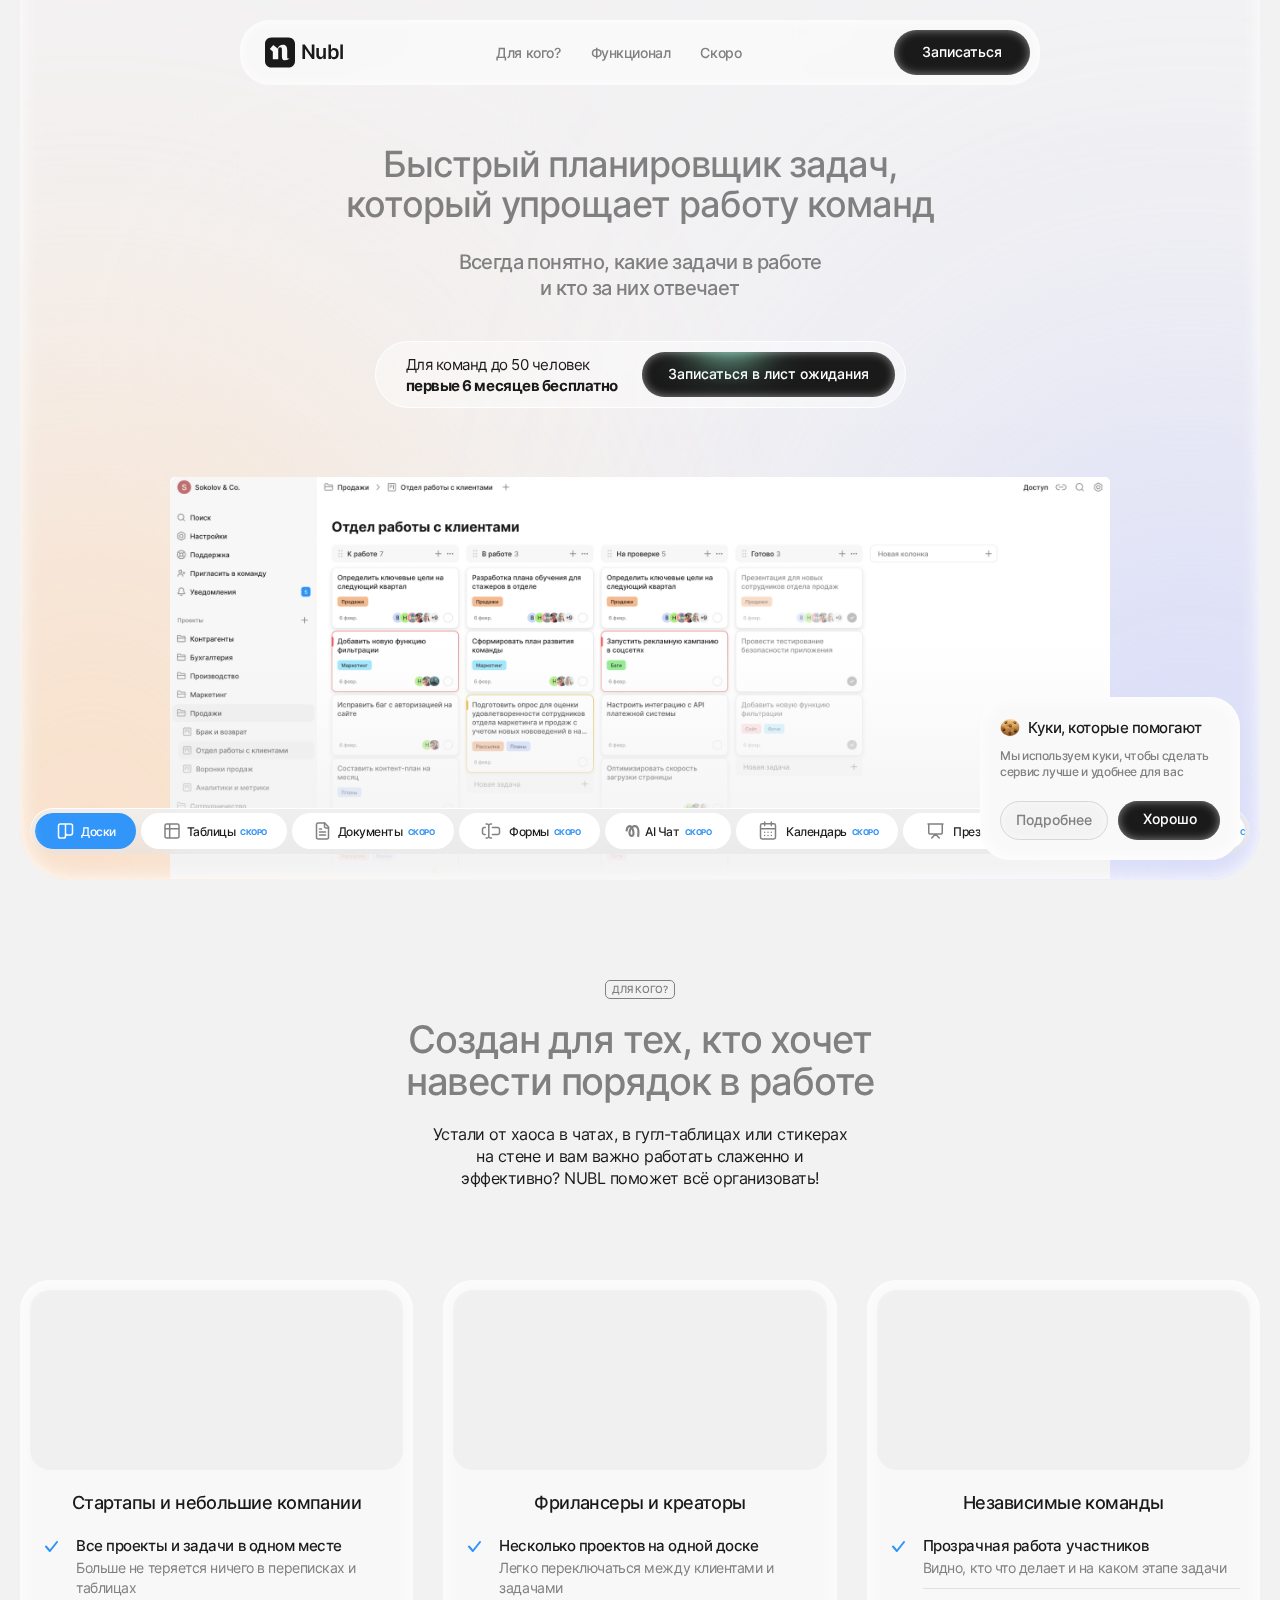
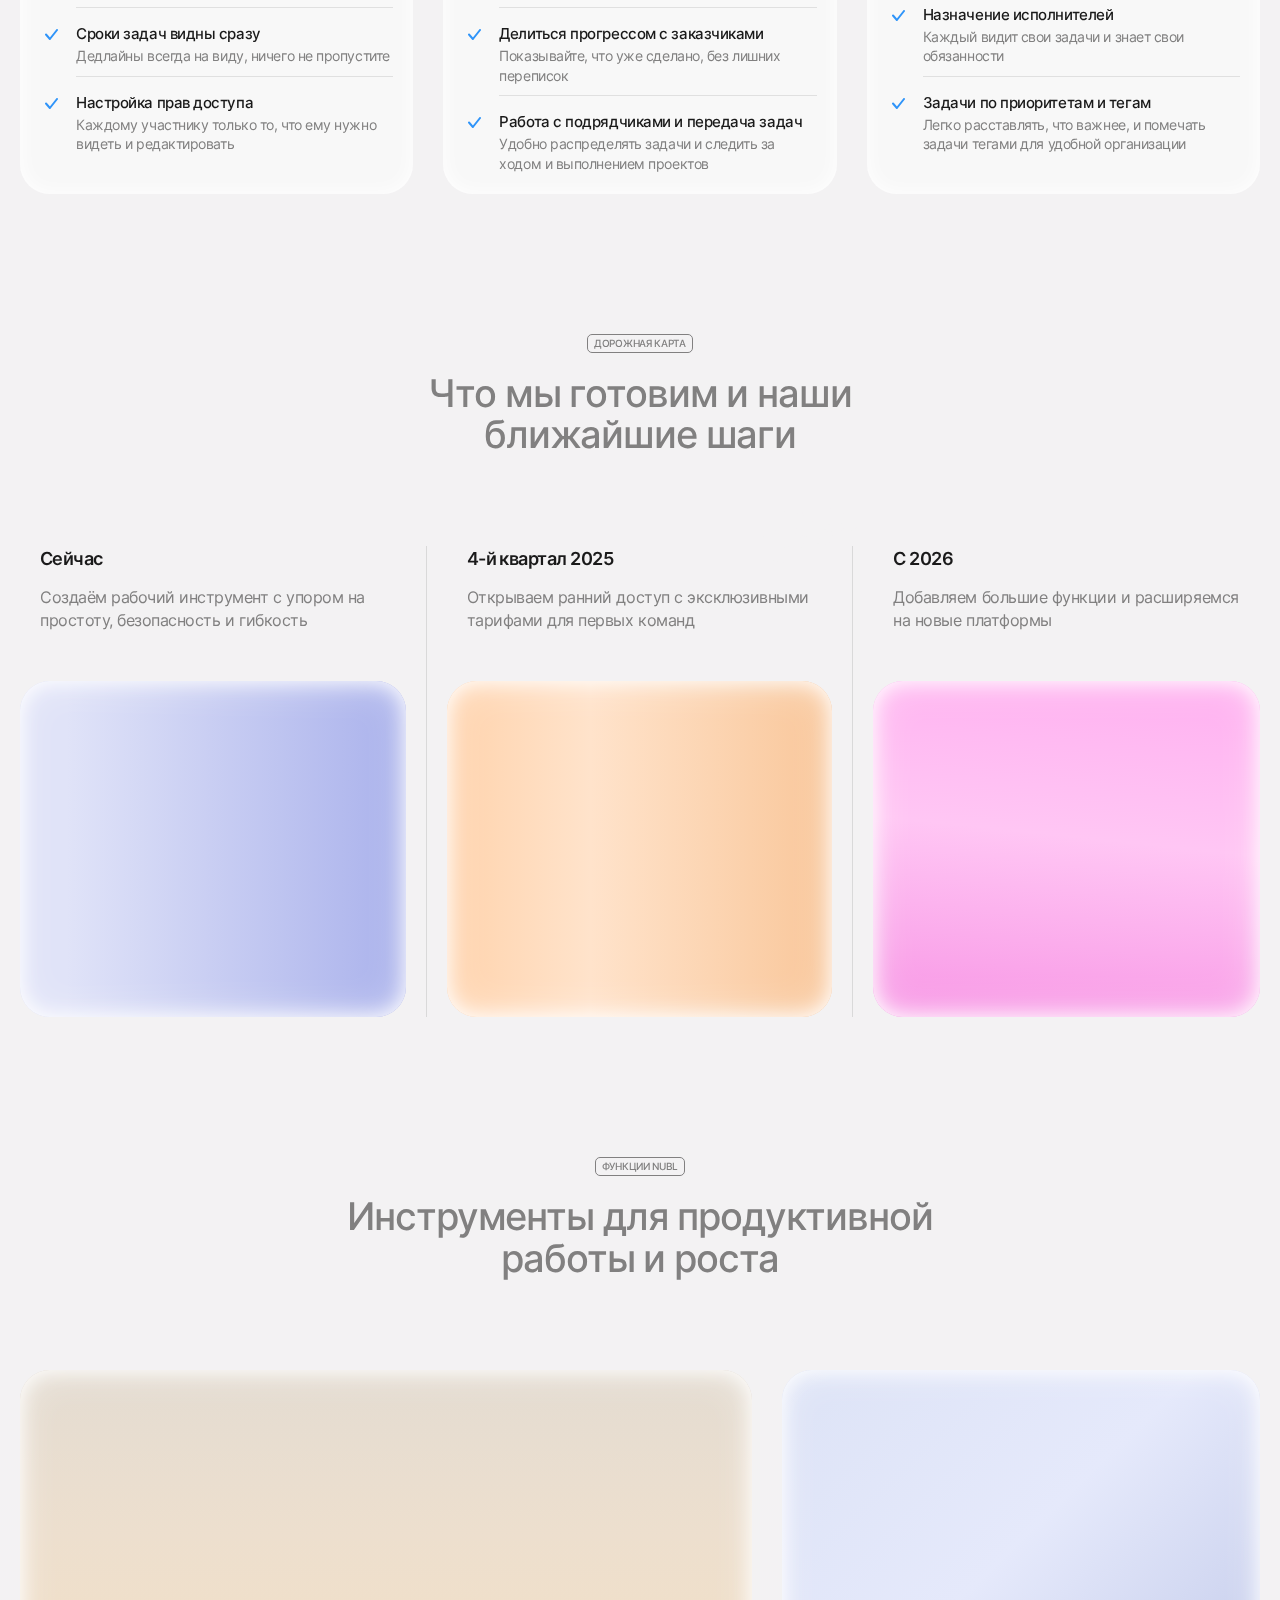
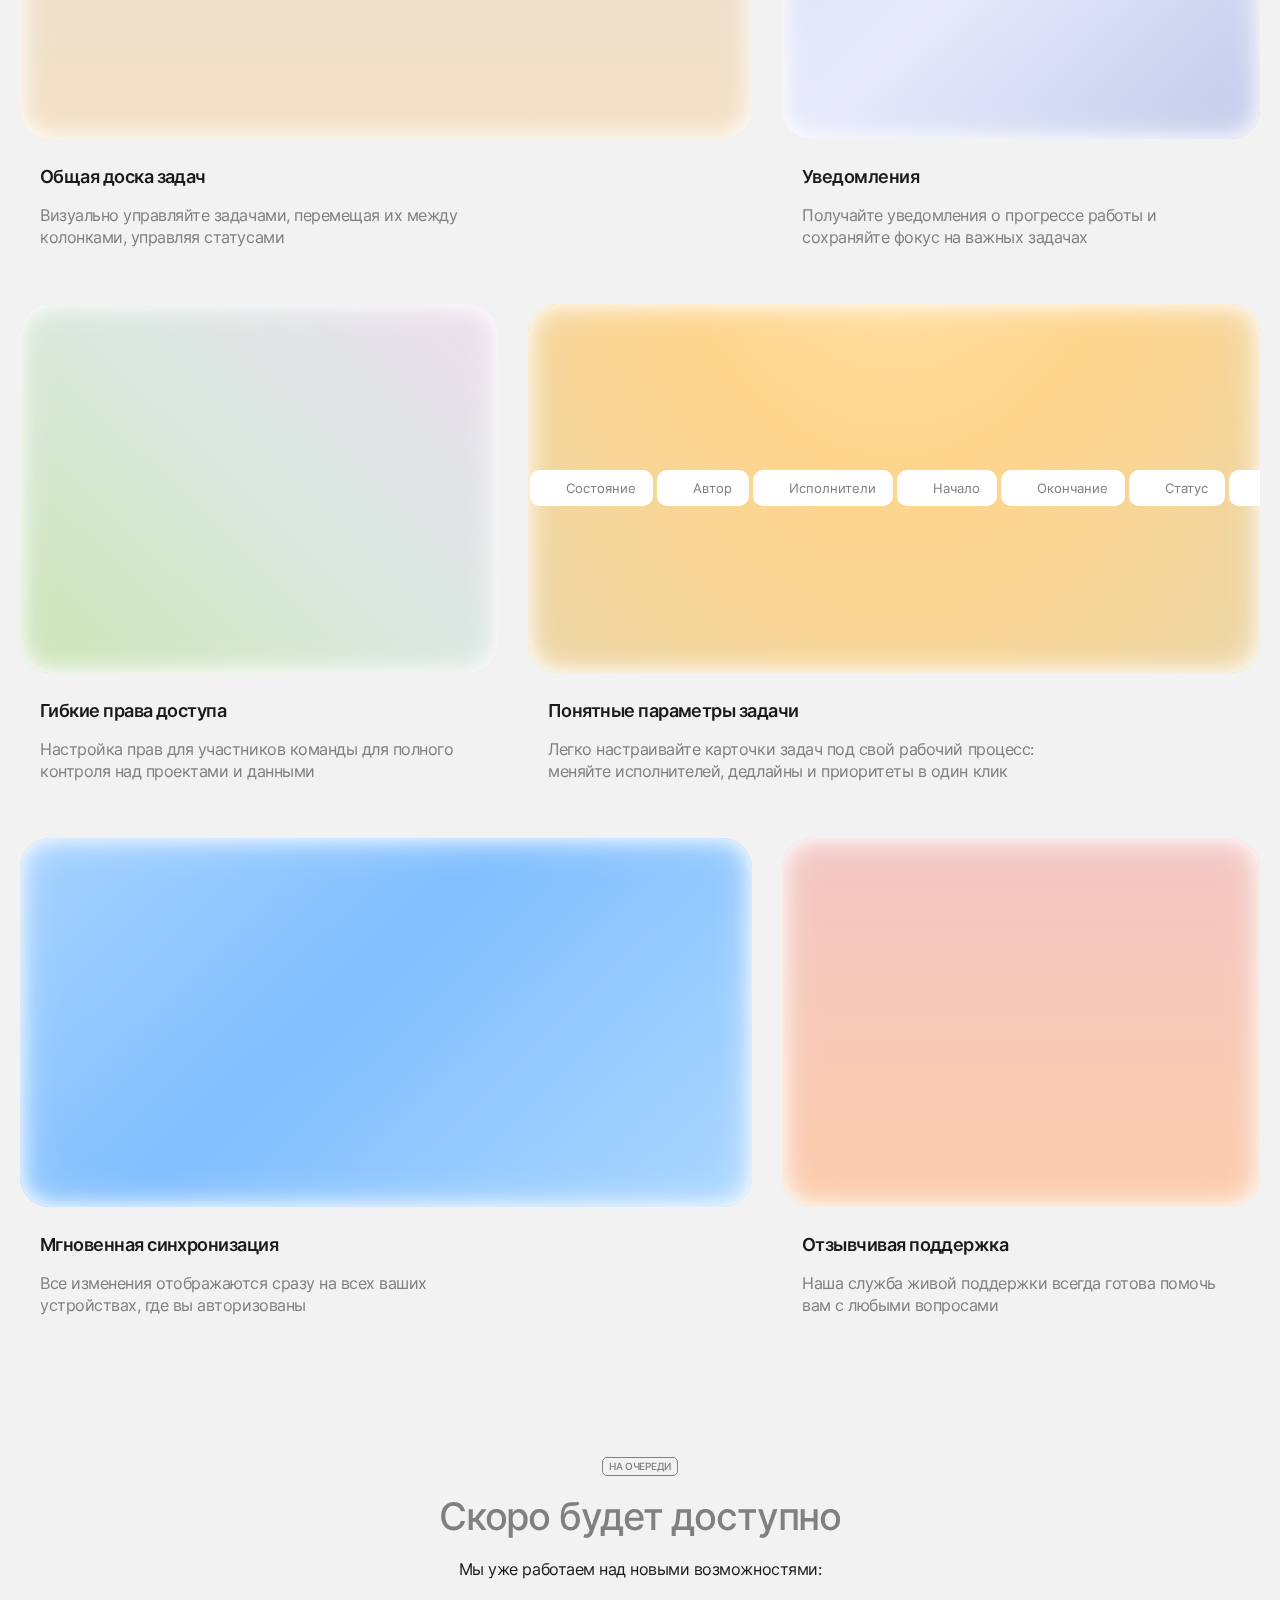
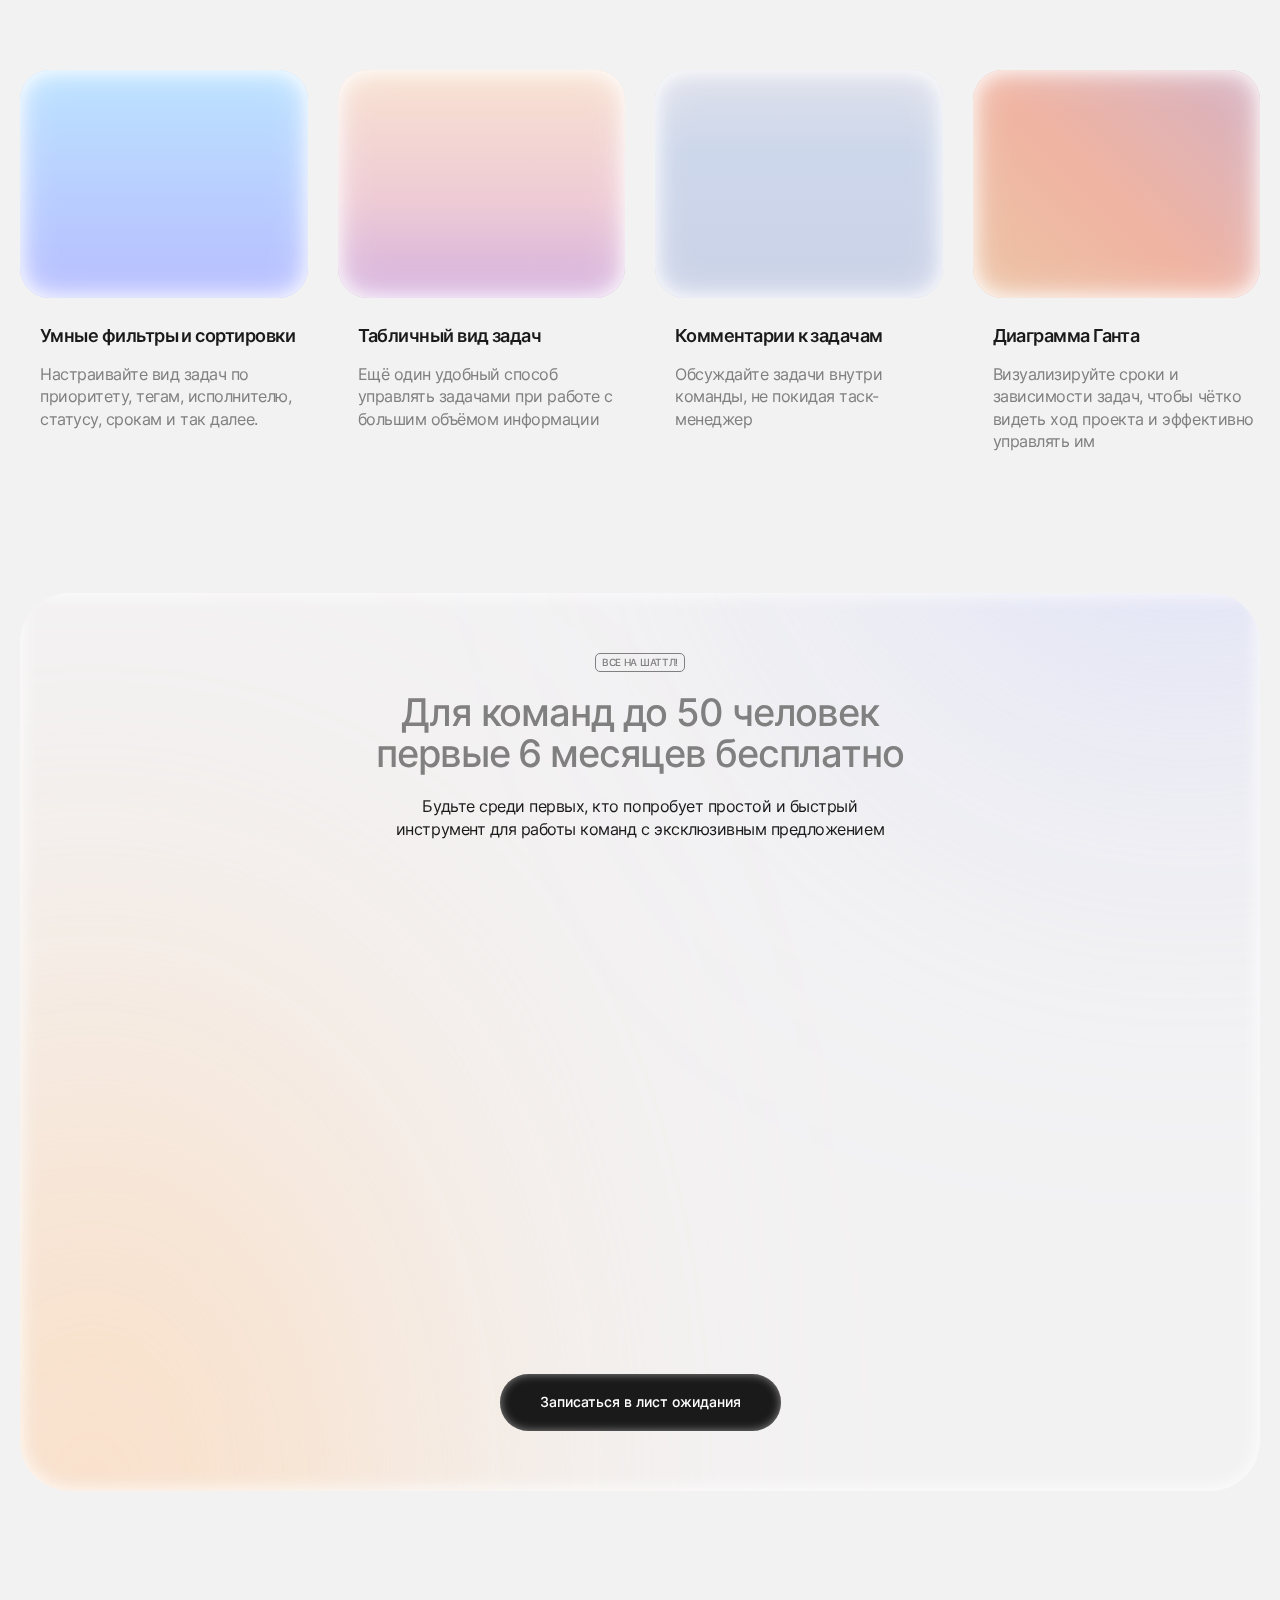
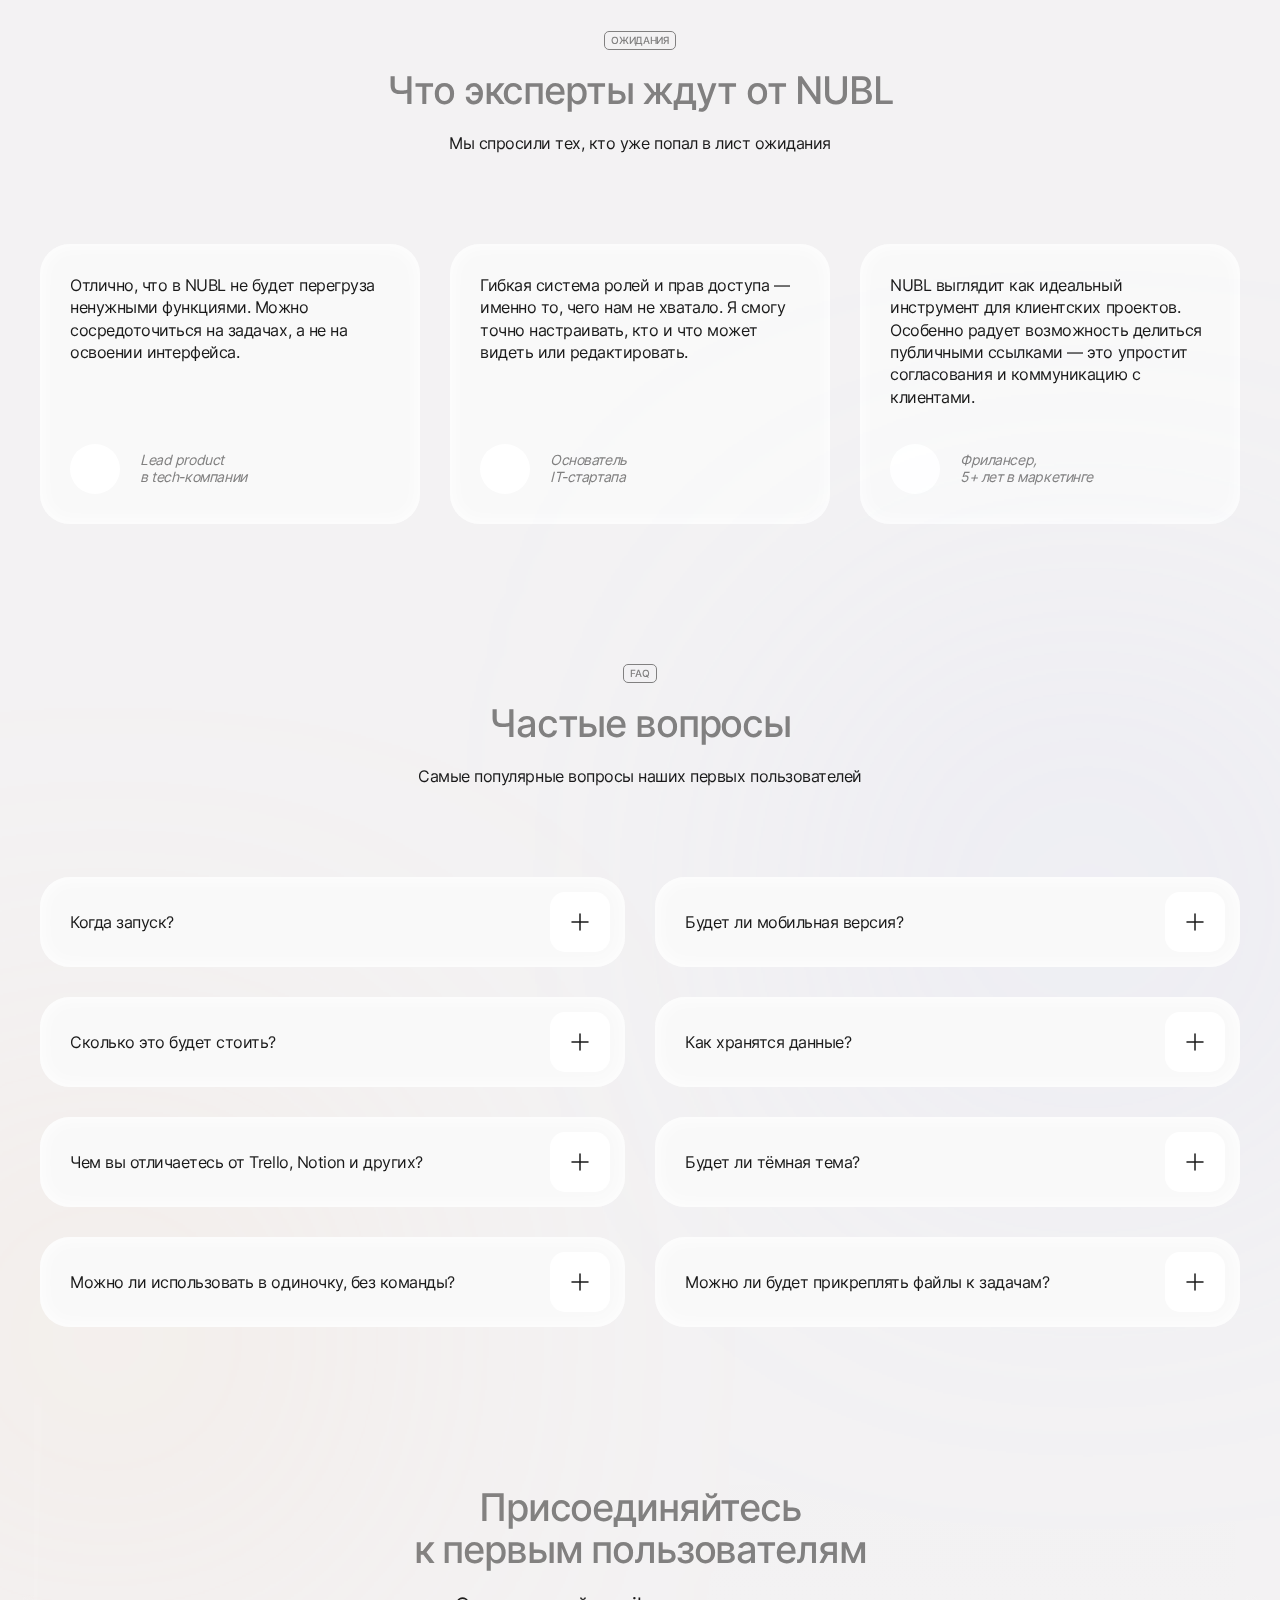
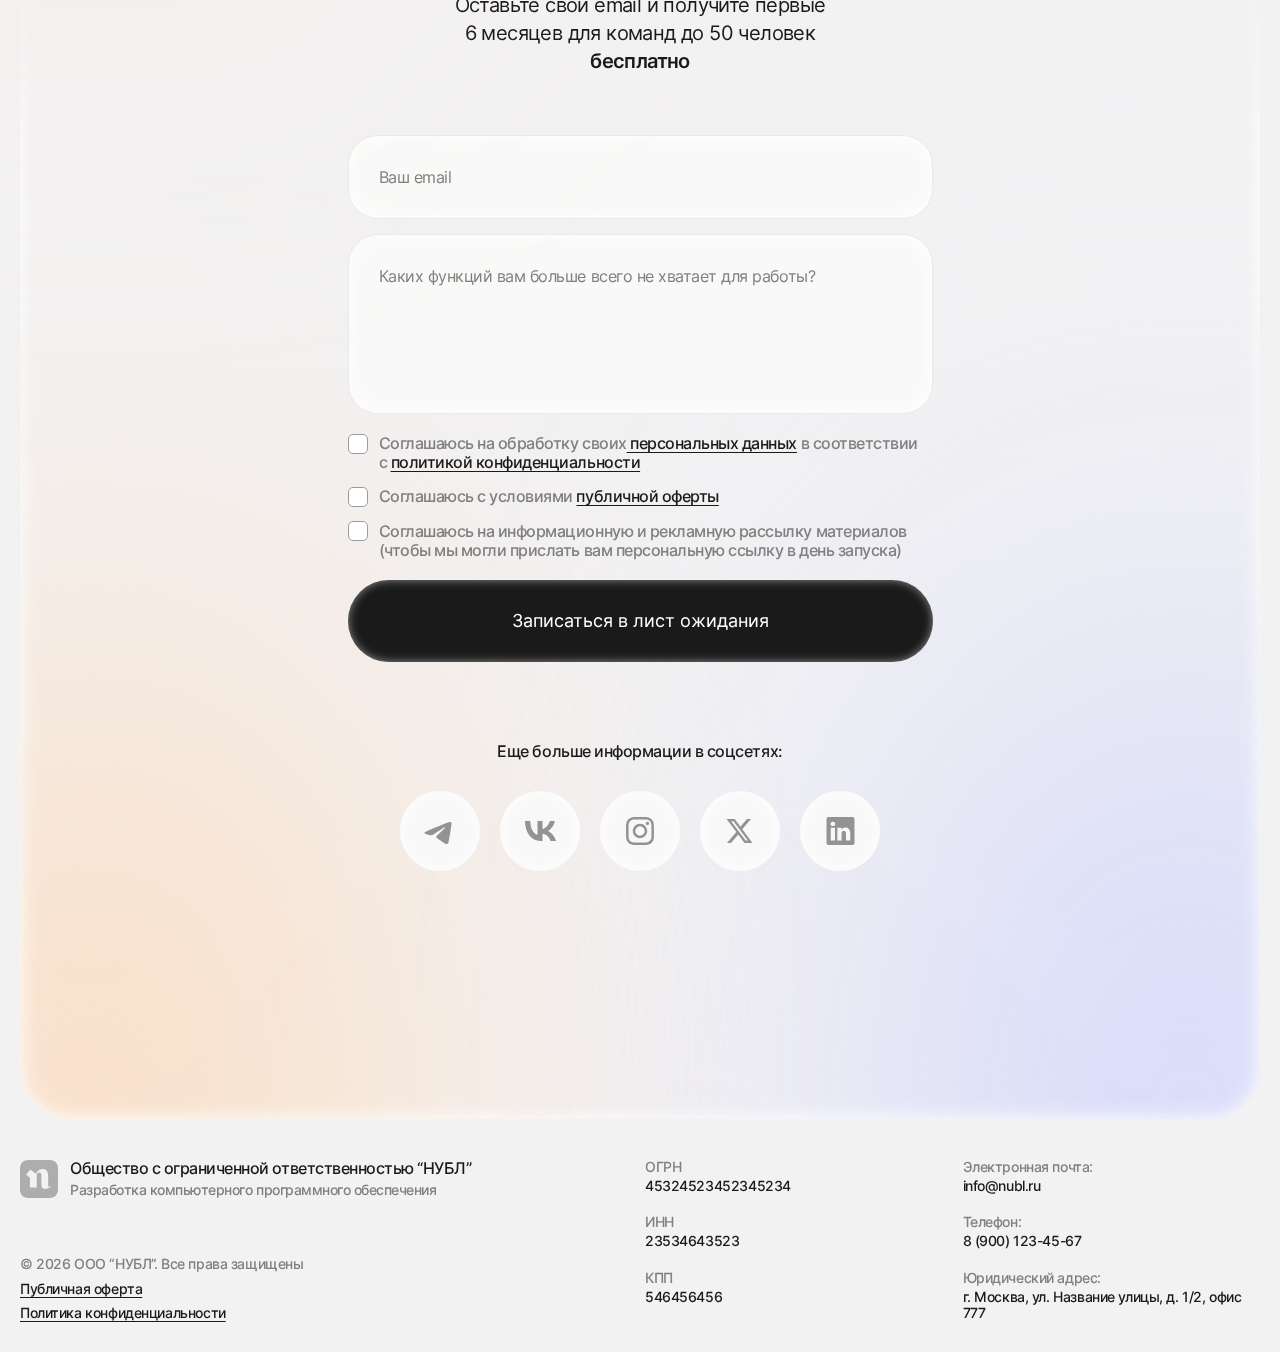
<file: index.html>
<!DOCTYPE html>
<html lang="ru">

<head>

	<title>Nubl</title>
	<meta charset="UTF-8" />
	<meta name="format-detection" content="telephone=no" />
	<meta name="viewport" content="width=device-width, initial-scale=1.0" />
	<meta name="description" content="Быстрый таск-менеджер, который упрощает работу команд">

	<script>
		window.addEventListener('load', function() {
			// Ждем дополнительно 300ms для полной отрисовки стилей
			setTimeout(function() {
				document.body.classList.add('pace-done');
			}, 300);
		});
	</script>

	<link rel="stylesheet" href="css/style.min.css" />

	<link rel="shortcut icon" href="favicon.ico" />

</head>


<body>
	<div class="wrapper" style="opacity: 0;">
		<div class="mouse"></div>
		<header class="header">
			<div class="header__inner">
				<a href="index.html" class="logo">
					<svg width="30" height="31" viewBox="0 0 30 31" fill="none" xmlns="http://www.w3.org/2000/svg">
						<path fill-rule="evenodd" clip-rule="evenodd" d="M23.6842 0.5C27.1723 0.5 30 3.32768 30 6.81579V24.1842C30 27.6723 27.1723 30.5 23.6842 30.5H6.31579C2.82768 30.5 2.5432e-08 27.6723 0 24.1842V6.81579C0 3.32768 2.82768 0.5 6.31579 0.5H23.6842ZM18.0546 7.70009C15.4992 7.70022 13.3223 9.41367 12.6108 11.4902L8.28022 7.90363L4.80006 12.0191L7.8107 14.5263V22.3046H13.2252V12.5742C13.2252 11.1708 14.0488 10.3432 15.1727 10.343C16.4242 10.343 16.9035 10.9631 16.9035 12.7569V19.5499C16.9035 20.8489 17.1571 21.7924 17.6645 22.3801C19.4878 24.2557 23.191 22.937 24.6703 21.3208C24.739 21.2456 24.6345 21.1341 24.5446 21.1828C24.0986 21.4244 23.6437 21.5451 23.18 21.5452C22.5373 21.5452 22.2156 21.0813 22.2155 20.1536V13.1285C22.2155 10.3179 21.279 7.70009 18.0546 7.70009Z" fill="#1A1A1A" />
					</svg>
					<span>Nubl</span>
				</a>
				<nav class="menu menu-desktop">
					<ul class="menu__list">
						<li class="menu__item"><a href="#target" class="to-scroll">Для кого?</a></li>
						<li class="menu__item"><a href="#tools" class="to-scroll">Функционал</a></li>
						<li class="menu__item"><a href="#upcoming" class="to-scroll">Скоро</a></li>
					</ul>
				</nav>
				<button class="burger" aria-label="Открыть меню">
					<span class="icon">
						<svg width="24" height="1" viewBox="0 0 24 1" fill="none" xmlns="http://www.w3.org/2000/svg">
							<path d="M0.5 0.5C0.5 0.223858 0.723858 0 1 0H23C23.2761 0 23.5 0.223858 23.5 0.5C23.5 0.776142 23.2761 1 23 1H1C0.723858 1 0.5 0.776142 0.5 0.5Z" fill="#1A1A1A" />
						</svg>
					</span>
					<span class="icon">
						<svg width="24" height="1" viewBox="0 0 24 1" fill="none" xmlns="http://www.w3.org/2000/svg">
							<path d="M0.5 0.5C0.5 0.223858 0.723858 0 1 0H23C23.2761 0 23.5 0.223858 23.5 0.5C23.5 0.776142 23.2761 1 23 1H1C0.723858 1 0.5 0.776142 0.5 0.5Z" fill="#1A1A1A" />
						</svg>
					</span>
				</button>
				<a href="#signup" class="btn ani-btn btn-header to-scroll">
					Записаться
					<div class="decor-btn"></div>
				</a>
			</div>
			<nav class="menu menu-mob">
				<div class="menu__wrap">
					<ul class="menu__list">
						<li class="menu__item"><a href="#target" class="to-scroll">Для кого?</a></li>
						<li class="menu__item"><a href="#tools" class="to-scroll">Функционал</a></li>
						<li class="menu__item"><a href="#upcoming" class="to-scroll">Скоро</a></li>
					</ul>
				</div>
			</nav>

		</header>

		<main class="mainpage">
			<section data-ani ani-show class="section page decor-ani">
				<div class="page-top">
					<h1 class="title title-page"><span>Быстрый планировщик задач,</span> <span>который упрощает работу команд</span></h1>
					<p class="page-text"><span>Всегда понятно, какие задачи в работе и кто за них отвечает</span></p>
				</div>
				<div class="string-decor string-decor-page">
					<img src="img/1x1.webp" data-src="img/icons/text-decor1.svg" class="string-decor-desktop" width="135" height="52.6" alt="Только до релиза">
					<span class="icon string-decor-desktop">
						<svg width="153" height="66" viewBox="0 0 153 66" fill="none" xmlns="http://www.w3.org/2000/svg">
							<path d="M5 42.5L6 32.5L7.5 25H1L15 23L14 30L11.5 34L10.5 38L13.5 39C13.8333 38.1667 14.6 36.4 15 36C15.4 35.6 15.8333 32.8333 16 31.5L16.5 29.5L18 30.5L17 39L21 32.5V29L20 27.5L24.5 28.5L25 31.5L24 36L24.5 37H27L25.5 24L30 26.5L29.5 36L35 21.5L34.5 38L41 24L40.5 36L43.5 22.5L46.5 24L44 30.5V34L47.5 32L49 29L48 25.5C48.8333 25.3333 50.6 25 51 25C51.4 25 53.1667 24.3333 54 24L58.5 16.5L61 15L63.5 16.5C63.8333 17.5 64.5 19.7 64.5 20.5C64.5 21.3 64.1667 23.8333 64 25L64.5 30L61 31.5L59 28L62.5 22.5L61.5 20.5L57.5 25V33.5L64.5 34L69 18.5L68 30C69.5 29.8333 72.5 29.4 72.5 29C72.5 28.6 73.1667 25.8333 73.5 24.5L72 20.5L71.5 18.5L76.5 16.5L79 23L84 20.5L86.5 17.5L87 21.5L85 24.5L83.5 25.5L85 29.5L85.5 32.5L83.5 35L80 33.5L79 33L81.5 38L89 36L88.5 12L92 19L91 25.5L94 24L93.5 17.5H96L97 20L96.5 23H98.5L100 24.5L102 24V20L102.5 16C103.167 15.6667 104.6 15.1 105 15.5C105.4 15.9 106.167 17.6667 106.5 18.5L106 22.5L107.5 24L108 11L111 9.5L112 14L111.5 17.5V21L114.5 20.5L116 13L117 12L114.5 27L109.5 31L124 24L127.5 26.5L125.5 20L123 18L121.5 22L120 22.5L119.5 16L121.5 12H124L124.5 15.5L125 16.5L129.5 8L128.5 21.5L135 10.5L133.5 20L136.5 19V8.5L139.5 13L138.5 19L142 9.5L143 12.5L142 15.5L144 17L147 16L148 17L115 37C107 38.6667 90.8 42 90 42C89.2 42 75.6667 43 69 43.5L71 47.5L73.5 52.5L78 54.5L85 57L89 57.5H97.5L87.5 52L95.5 58.5L85.5 63.5" stroke="#f3f2f3" stroke-width="15" />
						</svg>
					</span>
					<img src="img/1x1.webp" data-src="img/icons/mob-text-decor1.svg" class="string-decor-mob" alt="Только до релиза">

				</div>
				<div class="page-info">
					<div class="page-info__box">
						<p class="page-info__text">Для команд до 50 человек <span>первые 6 месяцев бесплатно</span></p>
						<a href="#signup" class="btn ani-btn btn-page to-scroll">
							Записаться в лист ожидания
							<div class="decor-btn"></div>
						</a>
					</div>
				</div>
				<div class="tabs">
					<div class="tabs__wrap">
						<img src="img/1x1.webp" data-src="img/pictures/picPage-2x.webp" class=" tabs-img" alt="Панель управления, отображает список задач с флажками и сроками выполнения для управления проектами.">
					</div>
				</div>
				<div class="tabs-list-wrap">
					<div class="tabs-list">
						<div class="tabs-list__item active">
							<span class="icon">
								<svg width="21" height="20" viewBox="0 0 21 20" fill="none" xmlns="http://www.w3.org/2000/svg">
									<path d="M10.4845 3H15.6333C16.6643 3 17.5 3.83574 17.5 4.86667V12.1019C17.5 13.1329 16.6643 13.9686 15.6333 13.9686H12.3512C11.3202 13.9686 10.4845 13.1329 10.4845 12.1019V3ZM10.4845 3H5.36667C4.33574 3 3.5 3.83574 3.5 4.86667V15.1333C3.5 16.1643 4.33573 17 5.36667 17H8.61784C9.64877 17 10.4845 16.1643 10.4845 15.1333V3Z" stroke="white" stroke-width="1.5" />
								</svg>
							</span>
							<p>Доски</p>
						</div>
						<div class="tabs-list__item">
							<span class="icon">
								<svg width="21" height="20" viewBox="0 0 21 20" fill="none" xmlns="http://www.w3.org/2000/svg">
									<path d="M8.66667 3H5.55556C5.143 3 4.74733 3.16389 4.45561 3.45561C4.16389 3.74733 4 4.143 4 4.55556V7.66667M8.66667 3H16.4444C16.857 3 17.2527 3.16389 17.5444 3.45561C17.8361 3.74733 18 4.143 18 4.55556V7.66667M8.66667 3V17M4 7.66667V15.4444C4 15.857 4.16389 16.2527 4.45561 16.5444C4.74733 16.8361 5.143 17 5.55556 17H8.66667M4 7.66667H18M18 7.66667V15.4444C18 15.857 17.8361 16.2527 17.5444 16.5444C17.2527 16.8361 16.857 17 16.4444 17H8.66667" stroke="#818080" stroke-width="1.5" stroke-linecap="round" stroke-linejoin="round" />
								</svg>
							</span>
							<p>Таблицы</p>
							<span class="value">СКОРО</span>
						</div>
						<div class="tabs-list__item">
							<span class="icon">
								<svg width="21" height="20" viewBox="0 0 21 20" fill="none" xmlns="http://www.w3.org/2000/svg">
									<path d="M12.75 2H6C5.60218 2 5.22064 2.16857 4.93934 2.46863C4.65804 2.76869 4.5 3.17565 4.5 3.6V16.4C4.5 16.8243 4.65804 17.2313 4.93934 17.5314C5.22064 17.8314 5.60218 18 6 18H15C15.3978 18 15.7794 17.8314 16.0607 17.5314C16.342 17.2313 16.5 16.8243 16.5 16.4V6L12.75 2Z" stroke="#818080" stroke-width="1.5" stroke-linecap="round" stroke-linejoin="round" />
									<path d="M12.5 2V5.33333C12.5 5.77536 12.6405 6.19928 12.8905 6.51184C13.1406 6.82441 13.4797 7 13.8333 7H16.5" stroke="#818080" stroke-width="1.5" stroke-linecap="round" stroke-linejoin="round" />
									<path d="M9.5 8H7.5" stroke="#818080" stroke-width="1.5" stroke-linecap="round" stroke-linejoin="round" />
									<path d="M13.5 11H7.5" stroke="#818080" stroke-width="1.5" stroke-linecap="round" stroke-linejoin="round" />
									<path d="M13.5 14H7.5" stroke="#818080" stroke-width="1.5" stroke-linecap="round" stroke-linejoin="round" />
								</svg>
							</span>
							<p>Документы</p>
							<span class="value">СКОРО</span>
						</div>
						<div class="tabs-list__item">
							<span class="icon">
								<svg width="25" height="24" viewBox="0 0 25 24" fill="none" xmlns="http://www.w3.org/2000/svg">
									<path d="M12.5 19H11.6C11.1226 19 10.6648 18.8156 10.3272 18.4874C9.98964 18.1592 9.8 17.7141 9.8 17.25M9.8 17.25C9.8 17.7141 9.61036 18.1592 9.27279 18.4874C8.93523 18.8156 8.47739 19 8 19H7.1M9.8 17.25V6.75M13.4 8.5H18.7C19.1774 8.5 19.6352 8.68438 19.9728 9.01256C20.3104 9.34075 20.5 9.78587 20.5 10.25V13.75C20.5 14.2141 20.3104 14.6592 19.9728 14.9874C19.6352 15.3156 19.1774 15.5 18.7 15.5H13.4M6.2 15.5H5.3C4.82261 15.5 4.36477 15.3156 4.02721 14.9874C3.68964 14.6592 3.5 14.2141 3.5 13.75V10.25C3.5 9.78587 3.68964 9.34075 4.02721 9.01256C4.36477 8.68438 4.82261 8.5 5.3 8.5H6.2M7.1 5H8C8.47739 5 8.93523 5.18437 9.27279 5.51256C9.61036 5.84075 9.8 6.28587 9.8 6.75M9.8 6.75C9.8 6.28587 9.98964 5.84075 10.3272 5.51256C10.6648 5.18437 11.1226 5 11.6 5H12.5" stroke="#818080" stroke-width="1.5" stroke-linecap="round" stroke-linejoin="round" />
								</svg>
							</span>
							<p>Формы</p>
							<span class="value">СКОРО</span>
						</div>
						<div class="tabs-list__item">
							<span class="icon">
								<svg width="15" height="12" viewBox="0 0 15 12" fill="none" xmlns="http://www.w3.org/2000/svg">
									<path d="M9.78828 0C11.0051 0 12.0042 0.438419 12.7564 1.22779C13.4808 1.98809 13.9063 2.9993 14.1556 4.04098C14.6506 6.10872 14.5359 8.66339 14.2848 10.7959L12.1674 10.5217C12.411 8.4531 12.4818 6.23765 12.0863 4.58561C11.8905 3.76741 11.6017 3.18127 11.2472 2.80922C10.9204 2.46626 10.4757 2.23729 9.78828 2.23729C9.21238 2.23729 8.67152 2.40287 8.18127 2.69511C8.66785 3.61935 9.04435 4.69228 9.27802 5.74676C9.56792 7.05501 9.66899 8.47388 9.38816 9.63172C9.24577 10.2188 8.98663 10.8136 8.5312 11.2704C8.05368 11.7492 7.43501 12 6.73582 12C6.0095 12 5.35599 11.7795 4.82196 11.348C4.29718 10.924 3.95104 10.3482 3.73989 9.73699C3.32595 8.53879 3.37867 7.07074 3.72416 5.7118C4.00594 4.60351 4.52924 3.4232 5.28676 2.42489C5.09597 2.28198 4.94876 2.23729 4.86032 2.23729C4.45036 2.23729 4.0171 2.45218 3.61478 2.99057C3.20629 3.53722 2.87989 4.36518 2.75355 5.3799L2.61548 6.48921L0.5 6.19952L0.638077 5.09031C0.80267 3.76825 1.24245 2.538 1.93541 1.61063C2.63456 0.675011 3.63809 6.28131e-06 4.86032 0C5.64965 -1.52182e-08 6.32339 0.379849 6.87361 0.898272C7.69913 0.342841 8.67188 4.39196e-06 9.78828 0ZM14.2848 10.7959L14.1541 11.9061L12.0366 11.632L12.1674 10.5217L14.2848 10.7959ZM6.58713 4.34915C6.23712 4.92557 5.96396 5.58651 5.78556 6.2882C5.51056 7.36991 5.52736 8.34257 5.74579 8.97487C5.85082 9.27889 5.9879 9.46579 6.12394 9.57571C6.25075 9.67816 6.43568 9.76271 6.73582 9.76271C6.9222 9.76271 7.0018 9.7084 7.05667 9.65337C7.13361 9.57621 7.24101 9.40831 7.32061 9.08014C7.48374 8.40748 7.45079 7.38563 7.19986 6.25324C7.05256 5.58854 6.84073 4.93423 6.58713 4.34915Z" fill="#818080" />
								</svg>
							</span>
							<p>AI Чат</p>
							<span class="value">СКОРО</span>
						</div>
						<div class="tabs-list__item">
							<span class="icon">
								<svg width="25" height="24" viewBox="0 0 25 24" fill="none" xmlns="http://www.w3.org/2000/svg">
									<path d="M8.66667 3V6.4M15.3333 3V6.4M4.5 9.8H19.5M8.66667 13.2H8.675M12 13.2H12.0083M15.3333 13.2H15.3417M8.66667 16.6H8.675M12 16.6H12.0083M15.3333 16.6H15.3417M6.16667 4.7H17.8333C18.7538 4.7 19.5 5.46112 19.5 6.4V18.3C19.5 19.2389 18.7538 20 17.8333 20H6.16667C5.24619 20 4.5 19.2389 4.5 18.3V6.4C4.5 5.46112 5.24619 4.7 6.16667 4.7Z" stroke="#818080" stroke-width="1.5" stroke-linecap="round" stroke-linejoin="round" />
								</svg>
							</span>
							<p>Календарь</p>
							<span class="value">СКОРО</span>
						</div>
						<div class="tabs-list__item">
							<span class="icon">
								<svg width="25" height="24" viewBox="0 0 25 24" fill="none" xmlns="http://www.w3.org/2000/svg">
									<path d="M5 5H20M19.25 5V13.5556C19.25 13.9681 19.092 14.3638 18.8107 14.6555C18.5294 14.9472 18.1478 15.1111 17.75 15.1111H7.25C6.85218 15.1111 6.47064 14.9472 6.18934 14.6555C5.90804 14.3638 5.75 13.9681 5.75 13.5556V5M8.75 19L12.5 15.1111L16.25 19" stroke="#818080" stroke-width="1.5" stroke-linecap="round" stroke-linejoin="round" />
								</svg>
							</span>
							<p>Презентации</p>
							<span class="value">СКОРО</span>
						</div>
						<div class="tabs-list__item">
							<span class="icon">
								<svg width="25" height="24" viewBox="0 0 25 24" fill="none" xmlns="http://www.w3.org/2000/svg">
									<path d="M8.61111 11.2222V14.3333C8.61111 14.7459 8.775 15.1416 9.06672 15.4333C9.35845 15.725 9.75411 15.8889 10.1667 15.8889H13.2778M7.05556 5H10.1667C11.0258 5 11.7222 5.69645 11.7222 6.55556V9.66667C11.7222 10.5258 11.0258 11.2222 10.1667 11.2222H7.05556C6.19645 11.2222 5.5 10.5258 5.5 9.66667V6.55556C5.5 5.69645 6.19645 5 7.05556 5ZM14.8333 12.7778H17.9444C18.8036 12.7778 19.5 13.4742 19.5 14.3333V17.4444C19.5 18.3036 18.8036 19 17.9444 19H14.8333C13.9742 19 13.2778 18.3036 13.2778 17.4444V14.3333C13.2778 13.4742 13.9742 12.7778 14.8333 12.7778Z" stroke="#818080" stroke-width="1.5" stroke-linecap="round" stroke-linejoin="round" />
								</svg>
							</span>
							<p>Интеллект-карты</p>
							<span class="value">СКОРО</span>
						</div>
					</div>
				</div>
				<div class="ani-decor">
					<span></span>
					<span></span>
				</div>
				<div class="box-inset-bg"></div>
				<div class="mob-decor-circle icon">
					<img src="img/1x1.webp" data-src="img/pictures/mob-decor.webp" alt="декоративные точки">
				</div>
			</section>
			<section id="target" data-ani ani-show class="section target">
				<div class="target__container">
					<div class="target__inner">
						<div class="box box-secondary box-info">
							<div class="accent">Для кого?</div>
							<h2 class="title"><span class="color-ani-text">Cоздан для тех, </span> кто хочет навести порядок в работе</h2>
							<p>
								Устали от хаоса в чатах, в гугл-таблицах или стикерах на стене и вам важно работать слаженно и эффективно? NUBL поможет всё организовать!
							</p>
						</div>
						<div class="target-row">
							<div class="target-row__col">
								<div class="target-row__block icon">
									<img src="img/1x1.webp" data-src="img/pictures/target1-2x.webp" class="" alt="Интерьер небольшого дома с компьютером на письменном столе, иллюстрирующий уютное рабочее пространство.">
								</div>
								<div class="target-row__title">Стартапы и небольшие компании</div>
								<div class="target-row__list">
									<div class="target-row__item">
										<span class="icon">
											<svg width="13" height="11" viewBox="0 0 13 11" fill="none" xmlns="http://www.w3.org/2000/svg">
												<path d="M1 5.5L4.88235 10L12 1" stroke="#2F94F9" stroke-width="2" stroke-linecap="round" stroke-linejoin="round" />
											</svg>
										</span>
										<div class="target-row__text">
											Все проекты и задачи в одном месте
											<span>Больше не теряется ничего в переписках и таблицах</span>
										</div>
									</div>
									<div class="target-row__item">
										<span class="icon">
											<svg width="13" height="11" viewBox="0 0 13 11" fill="none" xmlns="http://www.w3.org/2000/svg">
												<path d="M1 5.5L4.88235 10L12 1" stroke="#2F94F9" stroke-width="2" stroke-linecap="round" stroke-linejoin="round" />
											</svg>
										</span>
										<div class="target-row__text">
											Сроки задач видны сразу
											<span>Дедлайны всегда на виду, ничего не пропустите</span>
										</div>
									</div>
									<div class="target-row__item">
										<span class="icon">
											<svg width="13" height="11" viewBox="0 0 13 11" fill="none" xmlns="http://www.w3.org/2000/svg">
												<path d="M1 5.5L4.88235 10L12 1" stroke="#2F94F9" stroke-width="2" stroke-linecap="round" stroke-linejoin="round" />
											</svg>
										</span>
										<div class="target-row__text">
											Настройка прав доступа
											<span>Каждому участнику только то, что ему нужно видеть и редактировать</span>
										</div>
									</div>
								</div>
								<div class="string-decor string-decor-target">
									<img src="img/1x1.webp" data-src="img/icons/text-decor2.svg" class="string-decor-desktop" alt="Эт мы ;)">
									<span class="icon string-decor-desktop">
										<svg width="85" height="73" viewBox="0 0 85 73" fill="none" xmlns="http://www.w3.org/2000/svg">
											<path d="M7.5 21.5L10 19H12.5L14.5 20L15.5 24L14.5 32L11 35.5L7.5 36L6 35.5L4.5 33.5L9 27.5H12.5L13 25L3.5 22.5L6 17L17 15L20 19L18 35.5L24.5 24L24 34L29 26L30.5 32L34.5 32.5L37 31L43 20L43.5 30.5V32.5L50.5 19L49 32.5L52.5 31L56 17L56.5 24.5L59 23L59.5 28L55 30.5L60.5 31L65 16L68 30.5L74 24.5V17L76 12.5L79.5 6.5L81.5 14L81 20.5L79.5 24.5L78.5 28L76 30.5L72 32.5L63 38.5L68 41.5L72 43.5L74 49L76 54L74.5 59.5L74 69L70 58.5L76 67.5L82 58" stroke="#f3f2f3" stroke-width="17" />
										</svg>
									</span>
									<img src="img/1x1.webp" data-src="img/icons/mob-text-decor2.svg" class="string-decor-mob" alt="Эт мы ;)">
								</div>
							</div>
							<div class="target-row__col">
								<div class="target-row__block icon">
									<img src="img/1x1.webp" data-src="img/pictures/target2-2x.webp" class="" alt="Интерьер небольшого дома с компьютером на письменном столе, иллюстрирующий уютное рабочее пространство.">
								</div>
								<div class="target-row__title">Фрилансеры и креаторы</div>
								<div class="target-row__list">
									<div class="target-row__item">
										<span class="icon">
											<svg width="13" height="11" viewBox="0 0 13 11" fill="none" xmlns="http://www.w3.org/2000/svg">
												<path d="M1 5.5L4.88235 10L12 1" stroke="#2F94F9" stroke-width="2" stroke-linecap="round" stroke-linejoin="round" />
											</svg>
										</span>
										<div class="target-row__text">
											Несколько проектов на одной доске
											<span>Легко переключаться между клиентами и задачами</span>
										</div>
									</div>
									<div class="target-row__item">
										<span class="icon">
											<svg width="13" height="11" viewBox="0 0 13 11" fill="none" xmlns="http://www.w3.org/2000/svg">
												<path d="M1 5.5L4.88235 10L12 1" stroke="#2F94F9" stroke-width="2" stroke-linecap="round" stroke-linejoin="round" />
											</svg>
										</span>
										<div class="target-row__text">
											Делиться прогрессом с заказчиками
											<span>Показывайте, что уже сделано, без лишних переписок</span>
										</div>
									</div>
									<div class="target-row__item">
										<span class="icon">
											<svg width="13" height="11" viewBox="0 0 13 11" fill="none" xmlns="http://www.w3.org/2000/svg">
												<path d="M1 5.5L4.88235 10L12 1" stroke="#2F94F9" stroke-width="2" stroke-linecap="round" stroke-linejoin="round" />
											</svg>
										</span>
										<div class="target-row__text">
											Работа с подрядчиками и передача задач
											<span>Удобно распределять задачи и следить за ходом и выполнением проектов</span>
										</div>
									</div>
								</div>
							</div>
							<div class="target-row__col">
								<div class="target-row__block icon">
									<img src="img/1x1.webp" data-src="img/pictures/target3-2x.webp" class="" alt="Интерьер небольшого дома с компьютером на письменном столе, иллюстрирующий уютное рабочее пространство.">
								</div>
								<div class="target-row__title">Независимые команды</div>
								<div class="target-row__list">
									<div class="target-row__item">
										<span class="icon">
											<svg width="13" height="11" viewBox="0 0 13 11" fill="none" xmlns="http://www.w3.org/2000/svg">
												<path d="M1 5.5L4.88235 10L12 1" stroke="#2F94F9" stroke-width="2" stroke-linecap="round" stroke-linejoin="round" />
											</svg>
										</span>
										<div class="target-row__text">
											Прозрачная работа участников
											<span>Видно, кто что делает и на каком этапе задачи</span>
										</div>
									</div>
									<div class="target-row__item">
										<span class="icon">
											<svg width="13" height="11" viewBox="0 0 13 11" fill="none" xmlns="http://www.w3.org/2000/svg">
												<path d="M1 5.5L4.88235 10L12 1" stroke="#2F94F9" stroke-width="2" stroke-linecap="round" stroke-linejoin="round" />
											</svg>
										</span>
										<div class="target-row__text">
											Назначение исполнителей
											<span>Каждый видит свои задачи и знает свои обязанности</span>
										</div>
									</div>
									<div class="target-row__item">
										<span class="icon">
											<svg width="13" height="11" viewBox="0 0 13 11" fill="none" xmlns="http://www.w3.org/2000/svg">
												<path d="M1 5.5L4.88235 10L12 1" stroke="#2F94F9" stroke-width="2" stroke-linecap="round" stroke-linejoin="round" />
											</svg>
										</span>
										<div class="target-row__text">
											Задачи по приоритетам и тегам
											<span>Легко расставлять, что важнее, и помечать задачи тегами для удобной организации</span>
										</div>
									</div>
								</div>
							</div>
						</div>
					</div>
				</div>
			</section>
			<section data-ani ani-show class="section roadmap">
				<div class="roadmap__container">
					<div class="roadmap__inner">
						<div class="box box-secondary roadmap-box">
							<div class="accent">Дорожная карта</div>
							<h2 class="title"><span class="color-ani-text">Что мы готовим</span> и наши ближайшие шаги</h2>
						</div>
						<div class="roadmap-wrap">
							<div class="roadmap-row">
								<div class="roadmap-row__items">
									<div class="title-block">Сейчас</div>
									<p class="text-block">Создаём рабочий инструмент с упором на <span>простоту, безопасность и гибкость</span></p>
									<div class="roadmap-row__block block-ani">
										<img src="img/1x1.webp" data-src="img/pictures/roadmap1-2x.webp" class="" alt="Календарь, отображающий внутри себя несколько календарей меньшего размера, иллюстрирующий концепцию многоуровневого планирования.">
										<span class="decor-bg-color bg-color bg-ro"></span>
										<span class="block-shadow-inset"></span>
									</div>
								</div>
								<div class="roadmap-row__items">
									<div class="title-block">4-й квартал 2025</div>
									<p class="text-block">Открываем ранний доступ с эксклюзивными <span>тарифами для первых команд</span></p>
									<div class="roadmap-row__block block-ani">
										<img src="img/1x1.webp" data-src="img/pictures/roadmap2-2x.webp" class="" alt="форма для входа">
										<span class="decor-bg-color bg-color bg-rt"></span>
										<span class="block-shadow-inset"></span>
									</div>
									<div class="mob-roadmap-decor">
										<img src="img/1x1.webp" data-src="img/icons/text-decor3.svg" alt="Уже скоро...">
									</div>
								</div>
								<div class="roadmap-row__items">
									<div class="title-block">С 2026</div>
									<p class="text-block">Добавляем большие функции и расширяемся <span>на новые платформы</span></p>
									<div class="roadmap-row__block block-ani">
										<img src="img/1x1.webp" data-src="img/pictures/roadmap3-2x.webp" class="" alt="Инструменты для совместной работы с документами и электронными таблицами." style="right: -1px;">
										<span class="decor-bg-color bg-color bg-rd"></span>
										<span class="block-shadow-inset"></span>
									</div>
								</div>
							</div>
							<div class="string-decor string-decor-roadmap">
								<img src="img/1x1.webp" data-src="img/icons/text-decor3.svg" alt="Уже скоро...">
								<span class="icon mob-icon">
									<svg width="102" height="60" viewBox="0 0 102 60" fill="none" xmlns="http://www.w3.org/2000/svg">
										<path d="M6 7V11L7.5 16L8.5 21V8.5L11 6.5L16.5 7V10L13.5 13L11 19.5L9.5 23.5L6 26.5L5 29L9.5 26.5L14.5 23.5L17 21.5L18 19.5V17L16.5 14L21.5 11V17L20 23.5L19.5 26.5H27.5L24 22.5L23 19.5L27.5 14L26.5 30.5L37 26.5L38 21L34.5 22.5L31 21.5L29 19.5L30 15L32.5 13L36.5 12.5L36 17.5L33.5 18.5H31L33.5 21L38.5 19L45 10H50V15H46.5L45 17.5L44 21.5L46.5 23.5L50 19.5V18.5L52 23.5L54.5 9H62L59 13L55.5 16L57.5 20L61 22.5L59 17L65.5 7L66.5 11L62 15V17.5L63 20L66.5 18.5L68.5 15V13L69.5 12.5L72.5 6.5V14L69.5 22.5V26.5V28L73.5 19L76 17L77.5 16L78.5 12.5L75 11L80.5 7L84 10L83 13L81.5 19L84 20L87 16V10H90V17.5L92 18.5L95.5 17L98.5 17.5L100.5 17H101.5L90 23.5L63 39L40.5 35.5L38.5 38L37 43L34.5 47L32.5 50.5L28 51.5L23 53.5L18 54.5L27.5 49L24 45L14.5 56.5L27.5 57.5" stroke="#F3F2F3" stroke-width="5" />
									</svg>
								</span>
							</div>
						</div>
						<div class="mob-decor-circle icon">
							<img src="img/1x1.webp" data-src="img/pictures/mob-decor.webp" alt="декоративные точки">
						</div>
					</div>
				</div>
			</section>
			<section id="tools" data-ani ani-show-center class="section tools">
				<div class="tools__container">
					<div class="tools__inner">
						<div class="box box-secondary">
							<div class="accent">Функции Nubl</div>
							<h2 class="title"><span class="color-ani-text">Инструменты</span> для продуктивной работы и роста</h2>
						</div>
						<div class="tools-row">
							<div class="tools-row__col">
								<div class="tools-row__items items-tools-md">
									<div class="tools-row__block block-ani">
										<img src="img/1x1.webp" data-src="img/pictures/tools1-2x.webp" class="row-img  img-tools-ft" alt="Постановка задачи">
										<span class="decor-bg-color bg-color-big bg-td"></span>
										<span class="block-shadow-inset"></span>
									</div>
									<div class="title-block">Общая доска задач</div>
									<p class="text-block">Визуально управляйте задачами, перемещая их между <span>колонками, управляя статусами</span></p>
								</div>
								<div class="tools-row__items items-tools-sm">
									<div class="tools-row__block block-ani">
										<img src="img/1x1.webp" data-src="img/pictures/tools2-2x.webp" class="row-img " alt="Возможности совместного редактирования документов.">
										<span class="decor-bg-color bg-color bg-tr"></span>
										<span class="block-shadow-inset"></span>
									</div>
									<div class="title-block">Уведомления</div>
									<p class="text-block">Получайте уведомления о прогрессе работы и <span>сохраняйте фокус на важных задачах</span></p>
								</div>
							</div>
							<div class="tools-row__col col-rev">
								<div class="tools-row__items items-tools-sm">
									<div class="tools-row__block block-ani">
										<img src="img/1x1.webp" data-src="img/pictures/tools3-2x.webp" class="row-img " alt="Доступ для участника">
										<span class="decor-bg-color bg-color bg-te"></span>
										<span class="block-shadow-inset"></span>
									</div>
									<div class="title-block">Гибкие права доступа</div>
									<p class="text-block">Настройка прав для участников команды для полного <span>контроля над проектами и данными </span></p>
								</div>
								<div class="tools-row__items items-tools-md">
									<div class="tools-row__block block-ani">
										<div class="decor-text">
											<div class="decor-text__col">
												<div class="decor-text__item">
													<span class="icon">
														<img src="img/1x1.webp" data-src="img/icons/icon1.svg" alt="Состояние">
													</span>
													<p>Состояние</p>
												</div>
												<div class="decor-text__item">
													<span class="icon">
														<img src="img/1x1.webp" data-src="img/icons/icon2.svg" alt="Автор">
													</span>
													<p>Автор</p>
												</div>
												<div class="decor-text__item">
													<span class="icon">
														<img src="img/1x1.webp" data-src="img/icons/icon3.svg" alt="Исполнители">
													</span>
													<p>Исполнители</p>
												</div>
												<div class="decor-text__item">
													<span class="icon">
														<img src="img/1x1.webp" data-src="img/icons/icon4.svg" alt="Начало">
													</span>
													<p>Начало</p>
												</div>
												<div class="decor-text__item">
													<span class="icon">
														<img src="img/1x1.webp" data-src="img/icons/icon4.svg" alt="Окончание">
													</span>
													<p>Окончание</p>
												</div>
												<div class="decor-text__item">
													<span class="icon">
														<img src="img/1x1.webp" data-src="img/icons/icon5.svg" alt="Статус">
													</span>
													<p>Статус</p>
												</div>
												<div class="decor-text__item">
													<span class="icon">
														<img src="img/1x1.webp" data-src="img/icons/icon6.svg" alt="Тип">
													</span>
													<p>Тип</p>
												</div>
												<div class="decor-text__item">
													<span class="icon">
														<img src="img/1x1.webp" data-src="img/icons/icon7.svg" alt="Приоритет">
													</span>
													<p>Приоритет</p>
												</div>
												<div class="decor-text__item">
													<span class="icon">
														<img src="img/1x1.webp" data-src="img/icons/icon8.svg" alt="Теги">
													</span>
													<p>Теги</p>
												</div>
											</div>
											<div class="decor-text__col">
												<div class="decor-text__item">
													<span class="icon">
														<img src="img/1x1.webp" data-src="img/icons/icon1.svg" alt="Состояние">
													</span>
													<p>Состояние</p>
												</div>
												<div class="decor-text__item">
													<span class="icon">
														<img src="img/1x1.webp" data-src="img/icons/icon2.svg" alt="Автор">
													</span>
													<p>Автор</p>
												</div>
												<div class="decor-text__item">
													<span class="icon">
														<img src="img/1x1.webp" data-src="img/icons/icon3.svg" alt="Исполнители">
													</span>
													<p>Исполнители</p>
												</div>
												<div class="decor-text__item">
													<span class="icon">
														<img src="img/1x1.webp" data-src="img/icons/icon4.svg" alt="Начало">
													</span>
													<p>Начало</p>
												</div>
												<div class="decor-text__item">
													<span class="icon">
														<img src="img/1x1.webp" data-src="img/icons/icon4.svg" alt="Окончание">
													</span>
													<p>Окончание</p>
												</div>
												<div class="decor-text__item">
													<span class="icon">
														<img src="img/1x1.webp" data-src="img/icons/icon5.svg" alt="Статус">
													</span>
													<p>Статус</p>
												</div>
												<div class="decor-text__item">
													<span class="icon">
														<img src="img/1x1.webp" data-src="img/icons/icon6.svg" alt="Тип">
													</span>
													<p>Тип</p>
												</div>
												<div class="decor-text__item">
													<span class="icon">
														<img src="img/1x1.webp" data-src="img/icons/icon7.svg" alt="Приоритет">
													</span>
													<p>Приоритет</p>
												</div>
												<div class="decor-text__item">
													<span class="icon">
														<img src="img/1x1.webp" data-src="img/icons/icon8.svg" alt="Теги">
													</span>
													<p>Теги</p>
												</div>
											</div>
										</div>
										<span class="decor-bg-color bg-color-big bg-tf"></span>
										<span class="block-shadow-inset"></span>
									</div>
									<div class="title-block">Понятные параметры задачи</div>
									<p class="text-block">Легко настраивайте карточки задач под свой рабочий процесс: <span>меняйте исполнителей, дедлайны и приоритеты в один клик</span></p>
									<div class="string-decor string-decor-tools">
										<img src="img/1x1.webp" data-src="img/icons/text-decor4.svg" class="string-decor-desktop" alt="Будет еще больше :)">
										<span class="icon string-decor-desktop">
											<svg width="173" height="66" viewBox="0 0 173 66" fill="none" xmlns="http://www.w3.org/2000/svg">
												<path d="M16 40.5L6 42H4.5L6 45.5L4.5 49L3.5 53L2.5 57L4 60L8 58.5L11 55.5L12 52.5V50L7.5 48.5L6.5 48L10.5 46L16 46.5L15.5 50.5L16 53L16.5 55V57L15 58.5L13 61.5L8.5 62.5L15 63.5L17 61L22.5 47L24.5 41L26 40L27 41.5L29 44L29.5 46V48.5L29 52L27 56.5L24 57.5L23.5 54L25 51L28.5 47.5L26.5 44L20 60L29 62L36 59.5L39 58.5L37.5 55L33.5 57L31.5 55V52L33 48.5L35 46.5L37 47L37.5 50L36 52H32.5L33 55L39 51.5L40.5 47.5L42 46.5H44L40 56V57.5L48 46.5L45 55L51.5 48V54.5L52.5 55.5L55 51L59.5 55.5L66.5 57L69.5 55.5L67.5 52L64 54.5L62.5 52.5L61.5 50L62 49L66.5 49.5L68.5 48L68 46L65.5 45.5L63.5 47L62.5 47.5L59 45.5L71 42.5L73 43.5L71 50L71.5 53L74.5 53.5L78.5 52L82 51H83.5L81.5 56.5H76.5L77.5 43.5L82.5 42L81.5 50L86 55L90.5 54L92 50.5L87 52.5L85.5 48.5L87 44.5L90 43L91 45.5L89.5 47.5L87 48L88.5 50L95.5 45.5L98.5 41L101.5 43.5L101 45.5L99 48.5L100 51.5L102.5 51L103.5 47.5L104 43.5L103 39.5C103.167 38.8333 103.5 37.4 103.5 37C103.5 36.6 106.167 35.5 107.5 35H111L113 37.5L112 40.5L110.5 43L108 46L107.5 49H111L112.5 47.5L113.5 44.5L112 43.5H115L116.5 42L119 41.5L120 42.5L120.5 44V47.5V50.5L113.5 52.5L115.5 48.5L117 46L118 43L123 36.5H126L122.5 48L125.5 49.5L128 48L129 45.5L125 44L129 40L134 38L130.5 49.5L138.5 40.5L137 48.5L136.5 50.5L143.5 40.5L144 48.5L145.5 51L152 51.5L154.5 48L151.5 45.5L148.5 47H146.5L147 44L145 42.5H152.5L153.5 39.5L151 39L148 40.5L146 39.5L157 33H162.5L164 36L162.5 40L162 41.5L161.5 45V45.5L160.5 47V50H163.5L166.5 48.5L168 46L169.5 42L170.5 38L171 33.5V30L169.5 27.5L168 27L86.5 29L83.5 22.5L83 19.5L82.5 16L80 13.5L77 10L73 8.5L70.5 6.5L65 6L63 5L72.5 2L62 4L59.5 2.5L68 11.5" stroke="#f3f2f3" stroke-width="6" />
											</svg>
										</span>
										<img src="img/1x1.webp" data-src="img/icons/mob-text-decor4.svg" class="string-decor-mob" alt="Будет еще больше :)">
									</div>
								</div>
							</div>
							<div class="tools-row__col">
								<div class="tools-row__items items-tools-md">
									<div class="tools-row__block block-ani">
										<img src="img/1x1.webp" data-src="img/pictures/tools5-2x.webp" class="row-img  img-tools-fm" alt="Инструменты для совместной работы с электронными таблицами и документами.">
										<span class="decor-bg-color bg-color-big bg-tc"></span>
										<span class="block-shadow-inset"></span>
									</div>
									<div class="title-block">Мгновенная синхронизация</div>
									<p class="text-block">Все изменения отображаются сразу на всех ваших <span>устройствах, где вы авторизованы</span></p>
								</div>
								<div class="tools-row__items items-tools-sm">
									<div class="tools-row__block block-ani">
										<img src="img/1x1.webp" data-src="img/pictures/tools6-2x.webp" class="row-img " alt="Поддержка, выберите тему обращения">
										<span class="decor-bg-color bg-color bg-tm"></span>
										<span class="block-shadow-inset"></span>
									</div>
									<div class="title-block">Отзывчивая поддержка</div>
									<p class="text-block">Наша служба живой поддержки всегда готова помочь <span>вам с любыми вопросами</span></p>
								</div>
							</div>
						</div>
						<div class="mob-decor-circles">
							<div class="mob-decor-circle icon">
								<img src="img/1x1.webp" data-src="img/pictures/mob-decor.webp" alt="декоративные точки">
							</div>
							<div class="mob-decor-circle icon">
								<img src="img/1x1.webp" data-src="img/pictures/mob-decor.webp" alt="декоративные точки">
							</div>
							<div class="mob-decor-circle icon">
								<img src="img/1x1.webp" data-src="img/pictures/mob-decor.webp" alt="декоративные точки">
							</div>
						</div>
					</div>
				</div>
			</section>
			<section id="upcoming" data-ani ani-show class="section upcoming">
				<div class="upcoming__container">
					<div class="upcoming__inner">
						<div class="box box-secondary">
							<div class="accent">На очереди</div>
							<h2 class="title"><span class="color-ani-text">Скоро</span> будет доступно</h2>
							<p class="box-text">Мы уже работаем над новыми возможностями:</p>
						</div>
						<div class="upcoming-row">
							<div class="upcoming-row__items">
								<div class="upcoming-row__block block-ani">
									<img src="img/1x1.webp" data-src="img/pictures/upcoming1-2x.webp" class="row-img " alt="Умные фильтры и сортировки">
									<span class="decor-bg-color bg-color bg-un"></span>
									<span class="block-shadow-inset"></span>
								</div>
								<div class="title-block">Умные фильтры и сортировки</div>
								<p class="text-block">Настраивайте вид задач по <span>приоритету, тегам, исполнителю,</span> статусу, срокам и так далее.</p>
								<div class="string-decor string-decor-upcoming">
									<img src="img/1x1.webp" data-src="img/icons/text-decor5.svg" alt="Почти готово">
									<span class="icon mob-icon">
										<svg width="129" height="77" viewBox="0 0 129 77" fill="none" xmlns="http://www.w3.org/2000/svg">
											<path d="M2.5 35.5V27L4 22L5.5 17L6.5 14.5L9 13.5L14 13H19.5L14 16.5V20L13 27L12.5 32L17.5 28L20 29L23 27V23.5L23.5 21L20.5 20.5L19.5 24L18 26H16.5V18.5L21.5 16.5L26.5 16L30 16.5L27 23L26.5 26L33 20.5L34 18.5L30.5 29.5L38.5 18L35.5 29.5L42.5 19.5L41 27L46 20L47.5 26.5L48 27.5L49.5 24L49 15.5L53 16L52 28L55.5 24L57.5 18L58.5 16L59.5 20.5L57.5 23.5V26H60.5L61 24.5L66 28L69.5 24.5L70.5 20.5V17.5L73.5 16.5H75H78.5L76 21L75 24.5L78.5 26L81 22V18V13L85.5 12.5V16.5L84.5 25L90.5 16L91.5 14.5L89 25L95 16.5L96 24.5L98 21L100.5 23.5L103 23L104 20V17V14.5L101 14L100.5 18.5L99.5 20.5L97 19.5L98.5 12.5L103.5 8H106L104.5 26.5L107.5 17L108.5 22L110 23L111.5 21V17.5L110.5 15.5L109.5 14.5L112.5 13L114.5 10L115 7L112 6L110.5 10L106.5 17L109.5 3.5L119 3V8.5L117 14.5L115 18L114.5 21L118 20.5L120.5 18.5V16L118 14H123L126 17L121 25L113.5 30L101 31.5H86.5L76 33.5L74.5 38L78 43L79.5 47L80.5 50V53V56L79.5 59.5L78 62L76.5 64L74.5 65.5L72.5 68.5L72 59.5L71.5 72L82 64" stroke="#f3f2f3" stroke-width="10" />
										</svg>
									</span>
								</div>
							</div>
							<div class="upcoming-row__items">
								<div class="upcoming-row__block block-ani">
									<img src="img/1x1.webp" data-src="img/pictures/upcoming2-2x.webp" class="row-img " alt="Табличный вид задач">
									<span class="decor-bg-color bg-color bg-ub"></span>
									<span class="block-shadow-inset"></span>
								</div>
								<div class="title-block">Табличный вид задач</div>
								<p class="text-block">Ещё один удобный способ управлять <span>задачами при работе с большим</span> объёмом информации</p>
							</div>
							<div class="upcoming-row__items">
								<div class="upcoming-row__block block-ani">
									<img src="img/1x1.webp" data-src="img/pictures/upcoming3-2x.webp" class="row-img " alt="Комментарии к задачам">
									<span class="decor-bg-color bg-color bg-uv"></span>
									<span class="block-shadow-inset"></span>
								</div>
								<div class="title-block">Комментарии к задачам</div>
								<p class="text-block">Обсуждайте задачи внутри команды, <span>не покидая таск-менеджер</span></p>
							</div>
							<div class="upcoming-row__items">
								<div class="upcoming-row__block block-ani">
									<img src="img/1x1.webp" data-src="img/pictures/upcoming4-2x.webp" class="row-img " alt="Диаграмма Ганта">
									<span class="decor-bg-color bg-color bg-ud"></span>
									<span class="block-shadow-inset"></span>
								</div>
								<div class="title-block">Диаграмма Ганта</div>
								<p class="text-block">Визуализируйте сроки и зависимости <span>задач, чтобы чётко видеть ход</span> проекта и эффективно управлять им</p>
							</div>
						</div>
						<div class="mob-decor-circles">
							<div class="mob-decor-circle icon">
								<img src="img/1x1.webp" data-src="img/pictures/mob-decor.webp" alt="декоративные точки">
							</div>
							<div class="mob-decor-circle icon">
								<img src="img/1x1.webp" data-src="img/pictures/mob-decor.webp" alt="декоративные точки">
							</div>
						</div>
					</div>
				</div>
			</section>
			<section data-ani ani-show-center class="section pricing">
				<div class="pricing__container">
					<div class="pricing__inner">
						<div class="box box-secondary pricing-box">
							<div class="accent">Все на шаттл!</div>
							<h2 class="title"><span class="color-ani-text">Для команд до 50 человек</span> первые 6 месяцев бесплатно</h2>
							<p class="box-text">Будьте среди первых, кто попробует простой и быстрый инструмент для работы команд с эксклюзивным предложением</p>
						</div>
						<div class="pricing-decor">
							<img src="img/1x1.webp" data-src="img/pictures/pic-pricing-2x.webp" class="pricing-img " alt="Небольшой оранжево-белый космический челнок, расположенный на нейтральном фоне, демонстрирует свой элегантный дизайн.">
							<div class="pricing-decor__body">
								<div class="decor-items icon">
									<div class="decor-items__box">
										<div class="decor-items__img">
											<div class="decor-items__pictures">
												<img src="img/1x1.webp" data-src="img/pictures/pricing1-2x.webp" class="" alt="Аватарка">
											</div>
										</div>
									</div>
								</div>
								<div class="decor-items icon">
									<div class="decor-items__box">
										<div class="decor-items__img">
											<div class="decor-items__pictures">
												<img src="img/1x1.webp" data-src="img/pictures/pricing2-2x.webp" class="" alt="Аватарка">
											</div>
										</div>
									</div>
								</div>
								<div class="decor-items icon">
									<div class="decor-items__box">
										<div class="decor-items__img">
											<div class="decor-items__pictures">
												<img src="img/1x1.webp" data-src="img/pictures/pricing3-2x.webp" class="" alt="Аватарка">
											</div>
										</div>
									</div>
								</div>
								<div class="decor-items icon">
									<div class="decor-items__box">
										<div class="decor-items__img">
											<div class="decor-items__pictures">
												<img src="img/1x1.webp" data-src="img/pictures/pricing4-2x.webp" class="" alt="Аватарка">
											</div>
										</div>
									</div>
								</div>
								<div class="decor-items icon">
									<div class="decor-items__box">
										<div class="decor-items__img">
											<div class="decor-items__pictures">
												<img src="img/1x1.webp" data-src="img/pictures/pricing5-2x.webp" class="" alt="Аватарка">
											</div>
										</div>
									</div>
								</div>
								<div class="decor-items icon">
									<div class="decor-items__box">
										<div class="decor-items__img">
											<div class="decor-items__pictures">
												<img src="img/1x1.webp" data-src="img/pictures/pricing6-2x.webp" class="" alt="Аватарка">
											</div>
										</div>
									</div>
								</div>
								<div class="decor-items icon">
									<div class="decor-items__box">
										<div class="decor-items__img">
											<div class="decor-items__pictures">
												<img src="img/1x1.webp" data-src="img/pictures/pricing7-2x.webp" class="" alt="Аватарка">
											</div>
										</div>
									</div>
								</div>
								<div class="decor-items icon">
									<div class="decor-items__box">
										<div class="decor-items__img">
											<div class="decor-items__pictures">
												<img src="img/1x1.webp" data-src="img/pictures/pricing8-2x.webp" class="" alt="Аватарка">
											</div>
										</div>
									</div>
								</div>
							</div>
						</div>
						<a href="#signup" class="btn ani-btn btn-pricing to-scroll">
							Записаться в лист ожидания
							<div class="decor-btn"></div>
						</a>
						<div class="ani-decor ani-decor-top">
							<span></span>
							<span></span>
						</div>
						<div class="box-inset"></div>
						<div class="mob-decor-circle icon">
							<img src="img/1x1.webp" data-src="img/pictures/mob-decor.webp" alt="декоративные точки">
						</div>
					</div>
				</div>
			</section>
			<section data-ani ani-show class="section testimonials">
				<div class="testimonials__container">
					<div class="testimonials__inner">
						<div class="box box-secondary">
							<div class="accent">Ожидания</div>
							<h2 class="title"><span class="color-ani-text">Что эксперты</span> ждут от NUBL</h2>
							<p class="box-text">Мы спросили тех, кто уже попал в лист ожидания</p>
						</div>
						<div class="testimonials-row">
							<div class="testimonials-row__items">
								<p class="testimonials-row__text">Отлично, что в NUBL не будет перегруза ненужными функциями. Можно сосредоточиться на задачах, а не на освоении интерфейса.</p>
								<div class="testimonials-row__info">
									<div class="avatar icon">
										<img src="img/1x1.webp" data-src="img/pictures/ava1-2x.webp" class="" alt="Аватарка">
									</div>
									<div class="user">Lead product <span>в tech-компании</span></div>
								</div>
								<div class="mob-decor-circle icon">
									<img src="img/1x1.webp" data-src="img/pictures/mob-decor.webp" alt="декоративные точки">
								</div>
							</div>
							<div class="testimonials-row__items">
								<p class="testimonials-row__text">Гибкая система ролей и прав доступа — именно то, чего нам не хватало. Я смогу точно настраивать, кто и что может видеть или редактировать.</p>
								<div class="testimonials-row__info">
									<div class="avatar icon">
										<img src="img/1x1.webp" data-src="img/pictures/ava2-2x.webp" class="" alt="Аватарка">
									</div>
									<div class="user">Основатель <span>IT-стартапа</span></div>
								</div>
								<div class="mob-decor-circle icon">
									<img src="img/1x1.webp" data-src="img/pictures/mob-decor.webp" alt="декоративные точки">
								</div>
							</div>
							<div class="testimonials-row__items">
								<p class="testimonials-row__text">NUBL выглядит как идеальный инструмент для клиентских проектов. Особенно радует возможность делиться публичными ссылками — это упростит согласования и коммуникацию с клиентами.</p>
								<div class="testimonials-row__info">
									<div class="avatar icon">
										<img src="img/1x1.webp" data-src="img/pictures/ava3-2x.webp" class="" alt="Аватарка">
									</div>
									<div class="user">Фрилансер, <span>5+ лет в маркетинге</span></div>
								</div>
								<div class="mob-decor-circle icon">
									<img src="img/1x1.webp" data-src="img/pictures/mob-decor.webp" alt="декоративные точки">
								</div>
							</div>
						</div>
					</div>
				</div>
			</section>
			<section data-ani ani-show class="section faq">
				<div class="faq__container">
					<div class="faq__inner">
						<div class="box box-secondary">
							<div class="accent">FAQ</div>
							<h2 class="title"><span class="color-ani-text">Частые</span> вопросы</h2>
							<p class="box-text">Cамые популярные вопросы наших первых пользователей</p>
						</div>
						<div class="faq-row">
							<div class="faq-row__col">
								<div class="faq-row__items">
									<div class="faq-row__actions">
										<div class="faq-row__title">Когда запуск?</div>
										<div class="faq-row__button">
											<span class="icon">
												<svg width="18" height="2" viewBox="0 0 18 2" fill="none" xmlns="http://www.w3.org/2000/svg">
													<path d="M1 1H17" stroke="#1A1A1A" stroke-width="1.5" stroke-linecap="round" stroke-linejoin="round" />
												</svg>
											</span>
											<span class="icon">
												<svg width="18" height="2" viewBox="0 0 18 2" fill="none" xmlns="http://www.w3.org/2000/svg">
													<path d="M1 1H17" stroke="#1A1A1A" stroke-width="1.5" stroke-linecap="round" stroke-linejoin="round" />
												</svg>
											</span>
										</div>
									</div>
									<div class="faq-row__body">
										<div class="faq-row__content">
											<p class="faq-row__text">Ориентировочно на конец осени и начало зимы 2025 года. Все из листа ожидания получат приглашение первыми.</p>
										</div>
									</div>
								</div>
								<div class="faq-row__items">
									<div class="faq-row__actions">
										<div class="faq-row__title">Сколько это будет стоить?</div>
										<div class="faq-row__button">
											<span class="icon">
												<svg width="18" height="2" viewBox="0 0 18 2" fill="none" xmlns="http://www.w3.org/2000/svg">
													<path d="M1 1H17" stroke="#1A1A1A" stroke-width="1.5" stroke-linecap="round" stroke-linejoin="round" />
												</svg>
											</span>
											<span class="icon">
												<svg width="18" height="2" viewBox="0 0 18 2" fill="none" xmlns="http://www.w3.org/2000/svg">
													<path d="M1 1H17" stroke="#1A1A1A" stroke-width="1.5" stroke-linecap="round" stroke-linejoin="round" />
												</svg>
											</span>
										</div>
									</div>
									<div class="faq-row__body">
										<div class="faq-row__content">
											<p class="faq-row__text">Недорого, мы будем стараться удерживать стоимость ниже, чем у конкурентов. Особенно для первых пользователей.</p>
										</div>
									</div>
								</div>
								<div class="faq-row__items">
									<div class="faq-row__actions">
										<div class="faq-row__title">Чем вы отличаетесь от Trello, Notion и других?</div>
										<div class="faq-row__button">
											<span class="icon">
												<svg width="18" height="2" viewBox="0 0 18 2" fill="none" xmlns="http://www.w3.org/2000/svg">
													<path d="M1 1H17" stroke="#1A1A1A" stroke-width="1.5" stroke-linecap="round" stroke-linejoin="round" />
												</svg>
											</span>
											<span class="icon">
												<svg width="18" height="2" viewBox="0 0 18 2" fill="none" xmlns="http://www.w3.org/2000/svg">
													<path d="M1 1H17" stroke="#1A1A1A" stroke-width="1.5" stroke-linecap="round" stroke-linejoin="round" />
												</svg>
											</span>
										</div>
									</div>
									<div class="faq-row__body">
										<div class="faq-row__content">
											<p class="faq-row__text">Мы делаем упор на простоту, уют и отсутствие перегрузки. Никаких лишних функций, только задачи, команды и удобство.</p>
										</div>
									</div>
								</div>
								<div class="faq-row__items">
									<div class="faq-row__actions">
										<div class="faq-row__title">Можно ли использовать в одиночку, без команды?</div>
										<div class="faq-row__button">
											<span class="icon">
												<svg width="18" height="2" viewBox="0 0 18 2" fill="none" xmlns="http://www.w3.org/2000/svg">
													<path d="M1 1H17" stroke="#1A1A1A" stroke-width="1.5" stroke-linecap="round" stroke-linejoin="round" />
												</svg>
											</span>
											<span class="icon">
												<svg width="18" height="2" viewBox="0 0 18 2" fill="none" xmlns="http://www.w3.org/2000/svg">
													<path d="M1 1H17" stroke="#1A1A1A" stroke-width="1.5" stroke-linecap="round" stroke-linejoin="round" />
												</svg>
											</span>
										</div>
									</div>
									<div class="faq-row__body">
										<div class="faq-row__content">
											<p class="faq-row__text">Конечно. Наш инструмент подходит как для командной работы, так и для личных задач. </p>
										</div>
									</div>
								</div>
							</div>
							<div class="faq-row__col">
								<div class="faq-row__items">
									<div class="faq-row__actions">
										<div class="faq-row__title">Будет ли мобильная версия?</div>
										<div class="faq-row__button">
											<span class="icon">
												<svg width="18" height="2" viewBox="0 0 18 2" fill="none" xmlns="http://www.w3.org/2000/svg">
													<path d="M1 1H17" stroke="#1A1A1A" stroke-width="1.5" stroke-linecap="round" stroke-linejoin="round" />
												</svg>
											</span>
											<span class="icon">
												<svg width="18" height="2" viewBox="0 0 18 2" fill="none" xmlns="http://www.w3.org/2000/svg">
													<path d="M1 1H17" stroke="#1A1A1A" stroke-width="1.5" stroke-linecap="round" stroke-linejoin="round" />
												</svg>
											</span>
										</div>
									</div>
									<div class="faq-row__body">
										<div class="faq-row__content">
											<p class="faq-row__text">Да, в планах на начало 2026 года выпуск мобильной версии сервиса.</p>
										</div>
									</div>
								</div>
								<div class="faq-row__items">
									<div class="faq-row__actions">
										<div class="faq-row__title">Как хранятся данные?</div>
										<div class="faq-row__button">
											<span class="icon">
												<svg width="18" height="2" viewBox="0 0 18 2" fill="none" xmlns="http://www.w3.org/2000/svg">
													<path d="M1 1H17" stroke="#1A1A1A" stroke-width="1.5" stroke-linecap="round" stroke-linejoin="round" />
												</svg>
											</span>
											<span class="icon">
												<svg width="18" height="2" viewBox="0 0 18 2" fill="none" xmlns="http://www.w3.org/2000/svg">
													<path d="M1 1H17" stroke="#1A1A1A" stroke-width="1.5" stroke-linecap="round" stroke-linejoin="round" />
												</svg>
											</span>
										</div>
									</div>
									<div class="faq-row__body">
										<div class="faq-row__content">
											<p class="faq-row__text">На надёжных и проверенных серверах, с шифрованием и резервным копированием.</p>
										</div>
									</div>
								</div>
								<div class="faq-row__items">
									<div class="faq-row__actions">
										<div class="faq-row__title">Будет ли тёмная тема?</div>
										<div class="faq-row__button">
											<span class="icon">
												<svg width="18" height="2" viewBox="0 0 18 2" fill="none" xmlns="http://www.w3.org/2000/svg">
													<path d="M1 1H17" stroke="#1A1A1A" stroke-width="1.5" stroke-linecap="round" stroke-linejoin="round" />
												</svg>
											</span>
											<span class="icon">
												<svg width="18" height="2" viewBox="0 0 18 2" fill="none" xmlns="http://www.w3.org/2000/svg">
													<path d="M1 1H17" stroke="#1A1A1A" stroke-width="1.5" stroke-linecap="round" stroke-linejoin="round" />
												</svg>
											</span>
										</div>
									</div>
									<div class="faq-row__body">
										<div class="faq-row__content">
											<p class="faq-row__text">Да, конечно! Все пользователи получают выбор темной темы сразу в день релиза</p>
										</div>
									</div>
								</div>
								<div class="faq-row__items">
									<div class="faq-row__actions">
										<div class="faq-row__title">Можно ли будет прикреплять файлы к задачам?</div>
										<div class="faq-row__button">
											<span class="icon">
												<svg width="18" height="2" viewBox="0 0 18 2" fill="none" xmlns="http://www.w3.org/2000/svg">
													<path d="M1 1H17" stroke="#1A1A1A" stroke-width="1.5" stroke-linecap="round" stroke-linejoin="round" />
												</svg>
											</span>
											<span class="icon">
												<svg width="18" height="2" viewBox="0 0 18 2" fill="none" xmlns="http://www.w3.org/2000/svg">
													<path d="M1 1H17" stroke="#1A1A1A" stroke-width="1.5" stroke-linecap="round" stroke-linejoin="round" />
												</svg>
											</span>
										</div>
									</div>
									<div class="faq-row__body">
										<div class="faq-row__content">
											<p class="faq-row__text">Да, возможность добавлять файлы к задачам уже будет доступна всем пользователям сервиса</p>
										</div>
									</div>
								</div>
							</div>
						</div>
						<div class="mob-decor-circle icon">
							<img src="img/1x1.webp" data-src="img/pictures/mob-decor.webp" alt="декоративные точки">
						</div>
					</div>
				</div>
			</section>
			<section id="signup" data-ani data-ani-bottom ani-show-center class="section signup decor-ani">
				<div class="signup__container">
					<div class="signup__inner">
						<div class="box box-secondary box-signup">
							<h2 class="title"><span class="color-ani-text">Присоединяйтесь</span> к первым пользователям</h2>
							<p class="box-text"><span class="sp-bl">Оставьте свой email и получите первые </span> 6 месяцев для команд до 50 человек <span class="fw-sbl">бесплатно</span></p>
						</div>
						<form method="post" class="form-block">
							<div class="form-block__item">
								<label for="inp1" class="form-block__label">Ваш email</label>
								<input id="inp1" autocomplete="off" type="email" name="email" class="inp" pattern=".*@.*\.[A-Za-z]{2,}" required>
							</div>
							<div class="form-block__item form-block__item--txta">
								<label for="inp2" class="form-block__label">Каких функций вам больше всего не хватает для работы?</label>
								<textarea id="inp2" autocomplete="off" name="description" class="inp"></textarea>
							</div>
							<div class="form-block__actions">
								<label class="check-mark">
									<input autocomplete="off" type="checkbox" name="agreement" required>
									<p class="check-mark__text">Соглашаюсь на обработку своих<a href="policy.html"> персональных данных</a> в соответствии <span class="item-span">с <a href="policy.html">политикой конфиденциальности</a> </span></p>
								</label>
								<label class="check-mark">
									<input autocomplete="off" type="checkbox" name="agreement" required>
									<p class="check-mark__text">Соглашаюсь с условиями <a href="public-offer.html">публичной оферты </a></p>
								</label>
								<label class="check-mark">
									<input autocomplete="off" type="checkbox" name="advertising_agreement">
									<p class="check-mark__text">Соглашаюсь на информационную и рекламную рассылку материалов <span class="item-hide">(чтобы мы могли прислать вам персональную ссылку в день запуска)</span></p>
								</label>
							</div>
							<button type="submit" class="btn ani-btn btn-block">
								Записаться в лист ожидания
								<div class="decor-btn"></div>
							</button>

							<div class="string-decor string-decor-signup">
								<img src="img/1x1.webp" data-src="img/icons/text-decor6.svg" alt="Делитесь идеями!">
								<span class="icon">
									<svg id="text-ani1" width="125" height="79" viewBox="0 0 125 79" fill="none" xmlns="http://www.w3.org/2000/svg">
										<path d="M16.0005 24.5L18.0005 18.999L20.5005 13.499L20.5005 8.99902L20.5005 7.99902L25.5005 7.99902L28.5005 7.99902L29.5 9.49902L27.5 14.999L25.5005 19.999L24.5 23.499L34.5 6.49902L20.5005 2.99902L12.5005 5.99902L12.5005 14.999L8 22.499L3.50049 31.499L11.5005 34.999L10.5005 26.999L13.5005 24.999L20.0005 25.499L25.5005 24.5L27.5 24.5L27.5 27.999L26.5005 30.999L26.5005 32.999L35.5005 30.999L35.5005 24.5L36.5005 22.499L32.5005 24.999L31.0005 25.999L31.5005 21.499L32.5005 18.499L34.5 15.999L37.5005 16.499L37.5005 18.999L35.0005 20.499L33.5005 21.499L37.5005 20.499L36.5005 25.999L39.5005 24.5L40.5005 21.499L42.0005 18.499L42.0005 17.499L42.0005 15.999C42.5005 15.999 43.7005 15.999 44.5005 15.999C45.3005 15.999 46.1672 16.3324 46.5005 16.499L46.5005 19.999L45.0005 21.999L44.5005 24.999L45.0005 27.999L46.5005 25.499L46.5005 12.499L51.0005 11.499L49.0005 18.499L49.0005 23.499L51.0005 24.5L52.5005 20.499L55.0005 14.999L56.0005 13.499L55.0005 24.999L56.0005 26.999L59.0005 17.499L60.0005 15.999L63.0005 14.999L64.5005 13.499L60.0005 24.999L69.0005 14.999L64.5005 24.999L72 14.999L73.0005 11.499L70 24.5L73.0005 20.499L74.5 25.499L79.5 25.999L82.5 25.999L81 21.999L77 22.499L76 20.499L78.5 18.999L82 18.499L82 14.999L77.5 15.499L75 17.999L73.0005 18.499C74.3337 16.3324 77.1 11.899 77.5 11.499C78 10.999 85 10.999 85.5 10.999C85.9 10.999 89.667 11.999 91.5005 12.499L90.5005 16.499L87.0005 15.999L85.5 18.999L84.5005 21.999C85.1672 22.499 86.7005 23.399 87.5005 22.999C88.3005 22.599 89.8338 22.1657 90.5005 21.999L91.0005 20.999L95.5005 8.99902L98.5005 11.499L92.5 23.499L98.5005 22.499L100 19.999L98 16.999L101 14.999L106.5 20.499L94.5005 28.999L67.0005 24.999L60.5005 27.999L56.0005 33.999L55.0005 37.999L55.0005 43.999L58.5005 41.499L61.0005 33.999L61.0005 45.999L63.0005 31.499L66.5005 32.999L68.5005 35.499L66.5005 36.499L63.0005 39.499L65.5005 43.999L69.0005 41.499L71.5005 32.499L69.5005 29.499L65.5005 27.999L66.0005 26.499L73.5005 28.499L75 29.499L65.5005 49.499L72 49.499L79.5 44.999L77 42.499L73.5005 44.999L71.5005 42.499L73.5005 39.499L75.5005 34.499L77.5 33.999L78.5 35.499L77.5 37.999L75.0005 39.999L79.5 39.999L80.5005 42.999L82.5 41.499L82.5 39.499L83.5005 37.999L81.5005 36.999L82.5 33.999L86.0005 33.999L87.0005 35.499L85.5 43.999L90.0005 40.499L95.5005 33.999L95.5005 41.499L94.5005 43.999L103.5 31.499L100 44.999L106.5 29.499L105 42.499L106.5 42.999C107.167 41.6657 108.6 38.799 109 37.999C109.4 37.199 110.833 33.3324 111.5 31.499L111 39.5L110 43.999L111 44.999L115 42.499L118 32.999L119.5 27.999L119.5 23.499L121.5 20.499L119.5 45.999L102.5 52L77.5 55.5L52.5005 55.5L39.5005 54.5L36.5005 52L33.5005 61L31.5005 64.5L30 67.5L27.5 69L24.5 70L20.5005 71.5L17.5 73L11.5 72.5L18.0005 67.5L19.5 64.5L11.5005 69L10.5005 70L7.5 71.5L21 76.5" stroke="#f3f2f3" stroke-width="8" />
									</svg>
								</span>
							</div>
						</form>
						<div class="signup-info">
							<p class="signup-info__text">Еще больше информации в соцсетях:</p>
							<div class="signup-socials">
								<a href="https://t.me/Telegram" target="_blank" class="signup-socials__items icon" aria-label="Telegram">
									<svg width="33" height="28" viewBox="0 0 33 28" fill="none" xmlns="http://www.w3.org/2000/svg">
										<path d="M26.1287 5.00022C26.3359 4.99615 26.7937 5.04707 27.0921 5.28542C27.2903 5.45469 27.4168 5.69095 27.4464 5.94748C27.4795 6.13693 27.521 6.57083 27.4878 6.90899C27.1149 10.7754 25.4947 20.1543 24.6701 24.4832C24.3221 26.3166 23.6363 26.9297 22.9713 26.9888C21.5293 27.1212 20.4333 26.0517 19.0348 25.1513C16.847 23.7396 15.6101 22.8616 13.4865 21.4845C11.0314 19.8956 12.6225 19.0196 14.021 17.5937C14.3877 17.2188 20.7482 11.5292 20.8725 11.0138C20.887 10.9486 20.9015 10.7082 20.7565 10.5819C20.6115 10.4556 20.396 10.4984 20.2406 10.533C20.021 10.5819 16.5258 12.8553 9.75514 17.3472C8.76066 18.0194 7.86356 18.3453 7.05763 18.325C6.17089 18.3087 4.46371 17.834 3.19369 17.4286C1.63568 16.9296 0.398807 16.6668 0.506541 15.8214C0.56248 15.3813 1.17988 14.9311 2.35667 14.4708C9.60389 11.3662 14.4354 9.3189 16.8552 8.3309C23.7585 5.50746 25.1943 5.01652 26.1287 5.00022Z" fill="#939393" />
									</svg>
								</a>
								<a href="https://vk.ru/" target="_blank" class="signup-socials__items icon" aria-label="Группа VK">
									<svg width="31" height="28" viewBox="0 0 31 28" fill="none" xmlns="http://www.w3.org/2000/svg">
										<path d="M5.30543 4H0C0.251718 16.4925 6.29294 24 16.8844 24H17.4847V16.8529C21.3766 17.2533 24.3198 20.1962 25.5009 24H31C29.4897 18.3143 25.5203 15.1712 23.0418 13.97C25.5203 12.4885 29.0056 8.88488 29.8382 4H24.8426C23.7583 7.96396 20.544 11.5676 17.4847 11.9079V4H12.4891V17.8539C9.39101 17.0531 5.4797 13.1692 5.30543 4Z" fill="#939393" />
									</svg>
								</a>
								<a href="https://www.instagram.com/" target="_blank" class="signup-socials__items icon" aria-label="Instagram">
									<svg width="28" height="28" viewBox="0 0 28 28" fill="none" xmlns="http://www.w3.org/2000/svg">
										<path d="M8.2018 0.0980193C6.71219 0.168252 5.69497 0.406018 4.80562 0.755317C3.88535 1.11407 3.10519 1.59531 2.32901 2.3743C1.55294 3.15328 1.07483 3.93389 0.718765 4.85579C0.37413 5.74689 0.140563 6.76503 0.0747622 8.25545C0.00896189 9.74586 -0.00562151 10.225 0.00172853 14.0269C0.0089619 17.8286 0.025762 18.3052 0.097979 19.7988C0.169146 21.288 0.40598 22.305 0.755399 23.1946C1.11473 24.115 1.5954 24.8947 2.37474 25.6712C3.15396 26.4476 3.934 26.9245 4.858 27.2812C5.74841 27.6253 6.76679 27.8599 8.25699 27.9252C9.74718 27.9905 10.2268 28.0057 14.0276 27.9983C17.8284 27.9911 18.3069 27.9742 19.8 27.9033C21.2934 27.8325 22.3049 27.5939 23.1948 27.2462C24.1152 26.8861 24.8956 26.4062 25.6714 25.6267C26.4473 24.8471 26.925 24.066 27.2809 23.1436C27.6258 22.2532 27.8602 21.2349 27.9249 19.7458C27.9902 18.2514 28.0056 17.7744 27.9984 13.9731C27.991 10.1718 27.9739 9.69522 27.903 8.20225C27.8322 6.70927 27.595 5.69544 27.2459 4.80527C26.8861 3.88489 26.4059 3.10568 25.627 2.32868C24.848 1.55168 24.0661 1.07428 23.1442 0.719268C22.2531 0.374519 21.2354 0.139669 19.7452 0.0752694C18.255 0.0108695 17.7754 -0.00581373 13.9732 0.00165292C10.171 0.00888623 9.69503 0.0252195 8.2018 0.0980193ZM8.36537 25.4066C7.00036 25.3472 6.25918 25.1204 5.76521 24.9306C5.11117 24.6786 4.6452 24.3739 4.15298 23.8864C3.66065 23.399 3.35836 22.9314 3.10298 22.2787C2.91118 21.7848 2.68017 21.0444 2.61636 19.6794C2.54694 18.2042 2.53236 17.7612 2.52419 14.0234C2.51602 10.2858 2.53037 9.84327 2.59501 8.36744C2.65334 7.00362 2.88154 6.26162 3.07101 5.76789C3.32301 5.11304 3.62658 4.64789 4.11518 4.15602C4.60378 3.66404 5.06999 3.36106 5.72321 3.10568C6.21671 2.91306 6.95696 2.68405 8.32139 2.61906C9.79781 2.54906 10.2402 2.53506 13.9774 2.5269C17.7146 2.51873 18.1582 2.53273 19.6352 2.59783C20.999 2.6571 21.7414 2.88308 22.2345 3.07383C22.8888 3.32583 23.3545 3.62846 23.8464 4.11799C24.3384 4.60729 24.6416 5.07186 24.897 5.72647C25.0899 6.21845 25.319 6.95847 25.3834 8.32381C25.4536 9.80022 25.4696 10.243 25.4763 13.9798C25.483 17.7166 25.4698 18.1604 25.4051 19.6358C25.3456 21.0008 25.1193 21.7422 24.9291 22.2367C24.6771 22.8905 24.3734 23.3567 23.8844 23.8484C23.3956 24.3401 22.93 24.643 22.2764 24.8984C21.7836 25.0907 21.0424 25.3203 19.6792 25.3853C18.2026 25.4547 17.7602 25.4693 14.0216 25.4775C10.283 25.4857 9.84179 25.4705 8.36537 25.4066ZM19.7786 6.51747C19.7791 6.84977 19.8782 7.17444 20.0633 7.45042C20.2484 7.7264 20.5112 7.94129 20.8184 8.06791C21.1257 8.19454 21.4635 8.2272 21.7893 8.16178C22.1151 8.09635 22.4142 7.93578 22.6488 7.70037C22.8833 7.46496 23.0427 7.16528 23.1069 6.83924C23.1711 6.5132 23.1372 6.17544 23.0094 5.86869C22.8817 5.56193 22.6658 5.29996 22.3891 5.11591C22.1124 4.93185 21.7874 4.83398 21.4551 4.83467C21.0096 4.8356 20.5828 5.01339 20.2684 5.32896C19.954 5.64452 19.7778 6.07203 19.7786 6.51747ZM6.81159 14.014C6.81941 17.9844 10.044 21.1956 14.0135 21.1881C17.9832 21.1806 21.1967 17.9564 21.1892 13.986C21.1816 10.0156 17.9564 6.80342 13.9862 6.81123C10.016 6.81905 6.80413 10.0441 6.81159 14.014ZM9.33336 14.009C9.33154 13.086 9.60345 12.1832 10.1147 11.4148C10.626 10.6463 11.3536 10.0468 12.2056 9.69187C13.0577 9.33698 13.9958 9.24271 14.9014 9.42097C15.807 9.59924 16.6394 10.042 17.2933 10.6934C17.9473 11.3447 18.3934 12.1753 18.5752 13.0802C18.7571 13.9851 18.6666 14.9236 18.3151 15.777C17.9635 16.6304 17.3669 17.3604 16.6005 17.8747C15.8341 18.3891 14.9324 18.6646 14.0094 18.6664C13.3965 18.6677 12.7894 18.5482 12.2227 18.3149C11.656 18.0815 11.1408 17.7388 10.7066 17.3063C10.2724 16.8738 9.92763 16.36 9.692 15.7942C9.45637 15.2285 9.33451 14.6218 9.33336 14.009Z" fill="#939393" />
									</svg>
								</a>
								<a href="https://x.com/" target="_blank" class="signup-socials__items signup-socials-hid icon" aria-label="x.com">
									<svg width="28" height="28" viewBox="0 0 28 28" fill="none" xmlns="http://www.w3.org/2000/svg">
										<path d="M20.9761 2H24.9628L16.2528 12.1673L26.5 26H18.4768L12.1935 17.6095L5.00233 26H1.0135L10.3302 15.1246L0.5 2.00111H8.72683L14.4068 9.67031L20.9761 2ZM19.5775 23.5638H21.7864L7.5265 4.30895H5.15617L19.5775 23.5638Z" fill="#939393" />
									</svg>
								</a>
								<a href="https://www.linkedin.com/" target="_blank" class="signup-socials__items signup-socials-hid icon" aria-label="LinkedIn">
									<svg width="29" height="28" viewBox="0 0 29 28" fill="none" xmlns="http://www.w3.org/2000/svg">
										<path fill-rule="evenodd" clip-rule="evenodd" d="M26.4307 28C27.5734 28 28.5 27.1021 28.5 25.9943V2.00574C28.5 0.898305 27.5734 0 26.4307 0H2.56898C1.42628 8.18486e-05 0.500012 0.898355 0.5 2.00574V25.9943C0.500004 27.102 1.42628 27.9999 2.56898 28H26.4307ZM6.84589 9.06903C5.4267 9.06903 4.50884 8.09832 4.50876 6.88506C4.50876 5.64443 5.4548 4.70038 6.90146 4.70038C8.34817 4.70045 9.23853 5.64448 9.26602 6.88506C9.26594 8.09832 8.34804 9.06903 6.87331 9.06903H6.84589ZM11.3274 23.4391C11.3274 23.4391 11.3829 11.9819 11.3274 10.7954H15.5567V12.5867C15.5473 12.601 15.5376 12.6149 15.5285 12.629H15.5567V12.5867C16.1186 11.7251 17.1239 10.4988 19.368 10.4988C22.1504 10.4989 24.2368 12.3059 24.2368 16.1893V23.4391H20.0079V16.6749C20.0079 14.9753 19.3959 13.8157 17.8657 13.8157C16.6974 13.8157 16.0014 14.5977 15.6956 15.3527C15.584 15.6228 15.5567 16.0005 15.5567 16.3783V23.4391H11.3274ZM4.75886 23.4391V10.7954H8.98777V23.4391H4.75886Z" fill="#939393" />
									</svg>
								</a>
							</div>
						</div>
					</div>
				</div>
				<div class="ani-decor">
					<span></span>
					<span></span>
				</div>
				<div class="bg-decor-top"><span></span></div>
				<div class="box-inset-bg-wrap">
					<div class="box-inset-bg"></div>
				</div>
				<div class="signup-text-decor">
					<span>n</span>
					<span>u</span>
					<span>b</span>
					<span class="pl">l</span>
					<span class="signup-text-item">s</span>
					<span class="signup-text-item">p</span>
					<span class="signup-text-item">a</span>
					<span class="signup-text-item">c</span>
					<span class="signup-text-item">e</span>
					<span class="signup-text-item">s</span>
				</div>
				<div class="mob-decor-circle icon">
					<img src="img/1x1.webp" data-src="img/pictures/mob-decor.webp" alt="декоративные точки">
				</div>
			</section>

		</main>
		<footer class="footer">
			<div class="footer__inner">
				<div class="footer__col">
					<div class="footer__block">
						<div class="logo icon">
							<svg width="38" height="38" viewBox="0 0 38 38" fill="none" xmlns="http://www.w3.org/2000/svg">
								<path fill-rule="evenodd" clip-rule="evenodd" d="M30 0C34.4183 0 38 3.58172 38 8V30C38 34.4183 34.4183 38 30 38H8C3.58172 38 3.22139e-08 34.4183 0 30V8C0 3.58172 3.58172 3.22128e-08 8 0H30ZM22.8691 9.12012C19.6323 9.12028 16.8749 11.2907 15.9736 13.9209L10.4883 9.37793L6.08008 14.5908L9.89355 17.7666V27.6191H16.752V15.2939C16.752 13.5163 17.7951 12.468 19.2188 12.4678C20.804 12.4678 21.4111 13.2533 21.4111 15.5254V24.1299C21.4111 25.7753 21.7324 26.9704 22.375 27.7148C24.6845 30.0906 29.3753 28.4202 31.249 26.373C31.3361 26.2777 31.2037 26.1366 31.0898 26.1982C30.5248 26.5042 29.9486 26.6571 29.3613 26.6572C28.5473 26.6572 28.1397 26.0697 28.1396 24.8945V15.9961C28.1396 12.436 26.9533 9.12012 22.8691 9.12012Z" fill="#ADADAD" />
							</svg>
						</div>
						<p class="footer__text">Общество с ограниченной ответственностью “НУБЛ”
							<span>Разработка компьютерного программного обеспечения</span>
						</p>
					</div>
					<div class="footer__policy policy-desktop">
						<span>© <span class="current-year"></span> ООО “НУБЛ”. Все права защищены</span>
						<a href="public-offer.html">Публичная оферта</a>
						<a href="policy.html">Политика конфиденциальности</a>
					</div>
				</div>
				<div class="footer__col">
					<div class="footer-info">
						<div class="footer-info__items">
							<span class="footer-info__label">ОГРН</span>
							<p class="footer-info__text">45324523452345234</p>
						</div>
						<div class="footer-info__items">
							<span class="footer-info__label">ИНН</span>
							<p class="footer-info__text">23534643523</p>
						</div>
						<div class="footer-info__items">
							<span class="footer-info__label">КПП</span>
							<p class="footer-info__text">546456456</p>
						</div>
						<div class="footer-info__items">
							<span class="footer-info__label">Электронная почта:</span>
							<a href="mailto:info@nubl.ru" class="footer-info__text">info@nubl.ru</a>
						</div>
						<div class="footer-info__items">
							<span class="footer-info__label">Телефон:</span>
							<a href="tel:+79001234567" class="footer-info__text">8 (900) 123-45-67</a>
						</div>
						<div class="footer-info__items">
							<span class="footer-info__label">Юридический адрес:</span>
							<p class="footer-info__text">г. Москва, ул. Название улицы, д. 1/2, офис 777</p>
						</div>
					</div>
				</div>
				<div class="footer__policy policy-mob">
					<span>© <span class="current-year"></span> ООО “НУБЛ”. Все права защищены</span>
					<a href="public-offer.html">Публичная оферта</a>
					<a href="policy.html">Политика конфиденциальности</a>
				</div>
			</div>
		</footer>
		<div class="decor"></div>
		<div class="overlap"></div>



		<!-- Попапы для формы -->
		<div class="popup popup-lose" style="display: none;">
			<div class="popup__wrap">
				<div class="popup__inner">
					<div class="logo">
						<svg width="40" height="40" viewBox="0 0 40 40" fill="none" xmlns="http://www.w3.org/2000/svg">
							<path fill-rule="evenodd" clip-rule="evenodd" d="M31.5789 0C36.2298 0 40 3.77023 40 8.42105V31.5789C40 36.2298 36.2298 40 31.5789 40H8.42105C3.77023 40 3.39093e-08 36.2298 0 31.5789V8.42105C0 3.77023 3.77023 3.39082e-08 8.42105 0H31.5789ZM24.0728 9.60012C20.6656 9.6003 17.763 11.8849 16.8144 14.6536L11.0403 9.87151L6.40008 15.3588L10.4143 18.7017V29.0728H17.6336V16.0989C17.6336 14.2277 18.7317 13.1242 20.2303 13.124C21.899 13.124 22.538 13.9508 22.538 16.3425V25.3999C22.538 27.1319 22.8762 28.3899 23.5526 29.1735C25.9837 31.6743 30.9213 29.916 32.8937 27.7611C32.9854 27.6608 32.846 27.5122 32.7262 27.5771C32.1314 27.8992 31.5249 28.0602 30.9067 28.0602C30.0498 28.0602 29.6208 27.4418 29.6207 26.2048V16.838C29.6207 13.0906 28.3719 9.60012 24.0728 9.60012Z" fill="#1A1A1A" />
						</svg>
					</div>
					<div class="popup__body">
						<div class="box">
							<h2 class="title">Мы не хотим вас потерять!</h2>
							<p class="box-text">Пожалуйста, поставьте галочку, чтобы мы могли уведомить вас о запуске сервиса. Так требует закон, без этого мы не сможем отправить вам важные персональные сообщения.</p>
						</div>
						<div class="popup__info">
							<label class="check-mark">
								<input autocomplete="off" type="checkbox" name="advertising_agreement">
							</label>
							<p>Соглашаюсь на информационную и рекламную рассылку материалов <span>Это позволит вам получать персональные и важные оповещения</span></p>
						</div>
					</div>
					<div class="security">
						<span class="icon">
							<svg width="20" height="20" viewBox="0 0 20 20" fill="none" xmlns="http://www.w3.org/2000/svg">
								<path d="M15.8332 10.75C15.8332 14.4994 13.2811 16.3741 10.2478 17.4614C10.0889 17.5167 9.91638 17.5141 9.75921 17.4539C6.71859 16.3741 4.1665 14.4994 4.1665 10.75V5.50087C4.1665 5.30199 4.24333 5.11126 4.38007 4.97063C4.51682 4.83 4.70228 4.751 4.89567 4.751C6.354 4.751 8.17692 3.85115 9.44567 2.71134C9.60015 2.57561 9.79666 2.50104 9.99984 2.50104C10.203 2.50104 10.3995 2.57561 10.554 2.71134C11.83 3.85865 13.6457 4.751 15.104 4.751C15.2974 4.751 15.4829 4.83 15.6196 4.97063C15.7563 5.11126 15.8332 5.30199 15.8332 5.50087V10.75Z" stroke="#ADADAD" stroke-linecap="round" stroke-linejoin="round" />
								<path d="M15.8333 10.75C15.8333 14.4994 13.2812 16.3741 10.2479 17.4614C10 17 10.0001 8 10 2.50104C10.2032 2.50104 10.3997 2.57561 10.5542 2.71134C11.8302 3.85865 13.6458 4.751 15.1042 4.751C15.2976 4.751 15.483 4.83 15.6198 4.97063C15.7565 5.11126 15.8333 5.30199 15.8333 5.50087V10.75Z" fill="#818080" fill-opacity="0.3" />
								<path d="M10 17.501V2.50104" stroke="#ADADAD" stroke-linecap="round" stroke-linejoin="round" />
							</svg>
						</span>
						<p>Ваш email надежно защищен!</p>
					</div>
					<button class="close icon">
						<svg width="24" height="24" viewBox="0 0 24 24" fill="none" xmlns="http://www.w3.org/2000/svg">
							<path d="M6.34277 6.34314L17.6565 17.6568" stroke="#818080" stroke-width="1.5" stroke-linecap="round" stroke-linejoin="round" />
							<path d="M17.6572 6.34314L6.34352 17.6568" stroke="#818080" stroke-width="1.5" stroke-linecap="round" stroke-linejoin="round" />
						</svg>
					</button>
				</div>
				<div class="ani-decor">
					<span></span>
					<span></span>
				</div>
				<div class="box-inset"></div>
			</div>
		</div>
		<div class="popup popup-thanks" style="display: none;">
			<div class="popup__wrap">
				<div class="popup__inner">
					<div class="logo">
						<svg width="40" height="40" viewBox="0 0 40 40" fill="none" xmlns="http://www.w3.org/2000/svg">
							<path fill-rule="evenodd" clip-rule="evenodd" d="M31.5789 0C36.2298 0 40 3.77023 40 8.42105V31.5789C40 36.2298 36.2298 40 31.5789 40H8.42105C3.77023 40 3.39093e-08 36.2298 0 31.5789V8.42105C0 3.77023 3.77023 3.39082e-08 8.42105 0H31.5789ZM24.0728 9.60012C20.6656 9.6003 17.763 11.8849 16.8144 14.6536L11.0403 9.87151L6.40008 15.3588L10.4143 18.7017V29.0728H17.6336V16.0989C17.6336 14.2277 18.7317 13.1242 20.2303 13.124C21.899 13.124 22.538 13.9508 22.538 16.3425V25.3999C22.538 27.1319 22.8762 28.3899 23.5526 29.1735C25.9837 31.6743 30.9213 29.916 32.8937 27.7611C32.9854 27.6608 32.846 27.5122 32.7262 27.5771C32.1314 27.8992 31.5249 28.0602 30.9067 28.0602C30.0498 28.0602 29.6208 27.4418 29.6207 26.2048V16.838C29.6207 13.0906 28.3719 9.60012 24.0728 9.60012Z" fill="#1A1A1A" />
						</svg>
					</div>
					<div class="popup__body">
						<div class="box">
							<h2 class="title">Спасибо, что с нами! <span>В день запуска вы получите личное приглашение ;)</span></h2>
							<p class="box-text">Обещаем: никакого спама. Только ключ от Nubl в день Х. Хотите быть ещё ближе? Ловите анонсы и секретные бонусы в наших соцсетях:</p>
						</div>
						<div class="socials">
							<a href="https://t.me/Telegram" target="_blank" class="social-item">
								<img src="img/1x1.webp" data-src="img/icons/social-1.svg" alt="Telegram">
								<p>Telegram</p>
							</a>
							<a href="https://vk.ru/" target="_blank" class="social-item">
								<img src="img/1x1.webp" data-src="img/icons/social-2.svg" alt="Группа VK">
								<p>Группа VK</p>
							</a>
							<a href="https://x.com/" target="_blank" class="social-item social-hide">
								<img src="img/1x1.webp" data-src="img/icons/social-3.svg" alt="x.com">
								<p>x.com</p>
							</a>
							<a href="https://www.instagram.com/" target="_blank" class="social-item social-hide">
								<img src="img/1x1.webp" data-src="img/icons/social-4.svg" alt="Instagram">
								<p>Instagram</p>
							</a>
							<a href="https://www.linkedin.com/" target="_blank" class="social-item social-hide">
								<img src="img/1x1.webp" data-src="img/icons/social-5.svg" alt="LinkedIn">
								<p>LinkedIn</p>
							</a>
							<a href="https://nubl.ru" data-link="https://nubl.ru" class="social-item social-item-link" rel="nofollow noopener">
								<img src="img/1x1.webp" data-src="img/icons/social-6.svg" alt="Поделиться ссылкой nubl.ru">
								<p>Поделиться ссылкой</p>
							</a>
						</div>
					</div>
					<div class="popup__block">
						<div class="copy">Ссылка скопирована!</div>
						<div class="security">
							<span class="icon">
								<svg width="20" height="20" viewBox="0 0 20 20" fill="none" xmlns="http://www.w3.org/2000/svg">
									<path d="M15.8332 10.75C15.8332 14.4994 13.2811 16.3741 10.2478 17.4614C10.0889 17.5167 9.91638 17.5141 9.75921 17.4539C6.71859 16.3741 4.1665 14.4994 4.1665 10.75V5.50087C4.1665 5.30199 4.24333 5.11126 4.38007 4.97063C4.51682 4.83 4.70228 4.751 4.89567 4.751C6.354 4.751 8.17692 3.85115 9.44567 2.71134C9.60015 2.57561 9.79666 2.50104 9.99984 2.50104C10.203 2.50104 10.3995 2.57561 10.554 2.71134C11.83 3.85865 13.6457 4.751 15.104 4.751C15.2974 4.751 15.4829 4.83 15.6196 4.97063C15.7563 5.11126 15.8332 5.30199 15.8332 5.50087V10.75Z" stroke="#ADADAD" stroke-linecap="round" stroke-linejoin="round" />
									<path d="M15.8333 10.75C15.8333 14.4994 13.2812 16.3741 10.2479 17.4614C10 17 10.0001 8 10 2.50104C10.2032 2.50104 10.3997 2.57561 10.5542 2.71134C11.8302 3.85865 13.6458 4.751 15.1042 4.751C15.2976 4.751 15.483 4.83 15.6198 4.97063C15.7565 5.11126 15.8333 5.30199 15.8333 5.50087V10.75Z" fill="#818080" fill-opacity="0.3" />
									<path d="M10 17.501V2.50104" stroke="#ADADAD" stroke-linecap="round" stroke-linejoin="round" />
								</svg>
							</span>
							<p>Ваш email надежно защищен!</p>
						</div>
					</div>
					<button class="close icon">
						<svg width="24" height="24" viewBox="0 0 24 24" fill="none" xmlns="http://www.w3.org/2000/svg">
							<path d="M6.34277 6.34314L17.6565 17.6568" stroke="#818080" stroke-width="1.5" stroke-linecap="round" stroke-linejoin="round" />
							<path d="M17.6572 6.34314L6.34352 17.6568" stroke="#818080" stroke-width="1.5" stroke-linecap="round" stroke-linejoin="round" />
						</svg>
					</button>
				</div>
				<div class="ani-decor">
					<span></span>
					<span></span>
				</div>
				<div class="box-inset"></div>
			</div>
		</div>
		<div class="cookie">
			<div class="cookie__inner">
				<div class="cookie__titles">
					<img src="img/1x1.webp" data-src="img/pictures/cookie.webp" width="20" height="20" alt="Свежеиспеченное печенье с шоколадной крошкой золотисто-коричневого цвета и нежной текстурой.">
					<div class="cookie__box">
						<h3 class="cookie__title">Куки, которые помогают</h3>
						<a href="policy.html" class="cookie__button">Подробнее</a>
					</div>
				</div>
				<p class="cookie__text">Мы используем куки, чтобы сделать сервис лучше и удобнее для вас</p>
				<div class="cookie__buttons">
					<a href="policy.html" class="cookie__button">Подробнее</a>
					<div class="btn ani-btn btn-cookie">
						<span>Хорошо</span>
						<span>Ок</span>
						<div class="decor-btn"></div>
					</div>
				</div>
				<div class="mob-decor-circle icon">
					<img src="img/1x1.webp" data-src="img/pictures/mob-decor.webp" alt="декоративные точки">
				</div>
			</div>
		</div>


	</div>



	<script defer src="js/app.min.js"></script>
</body>

</html>
</file>
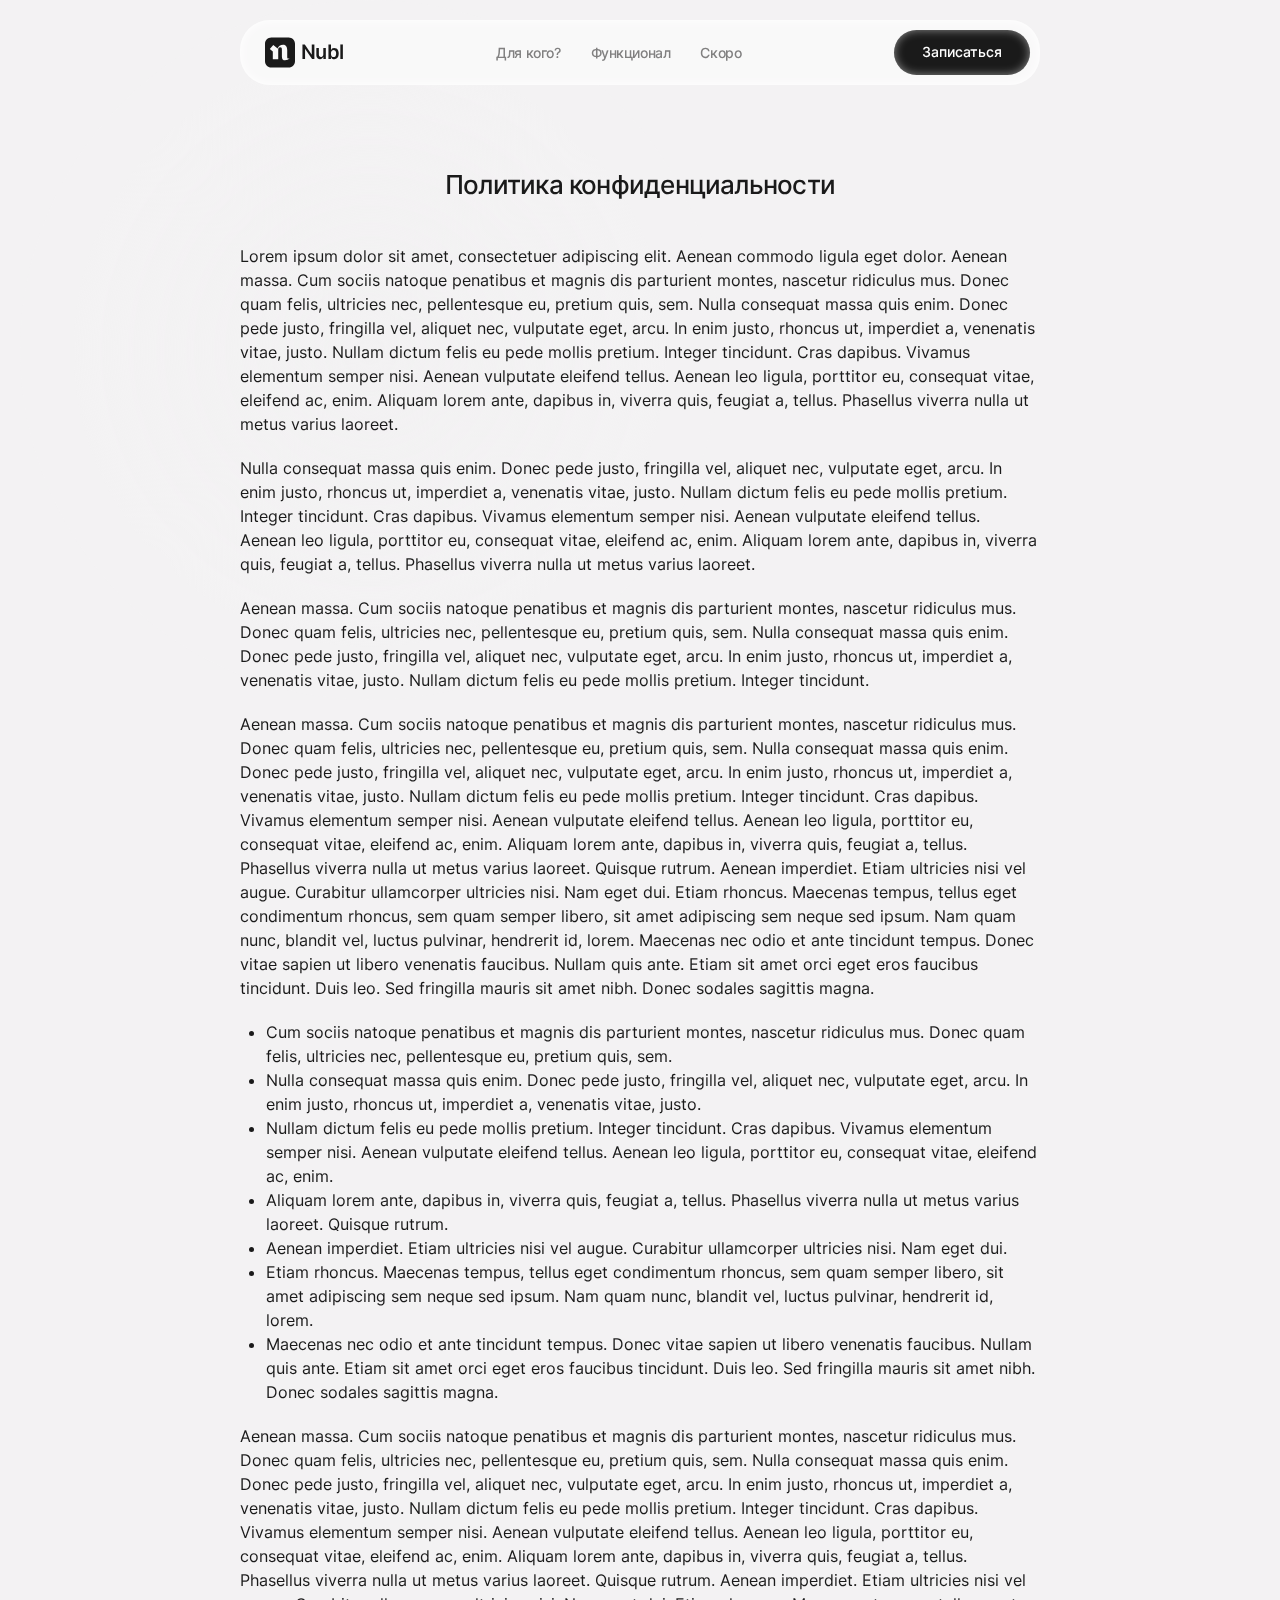
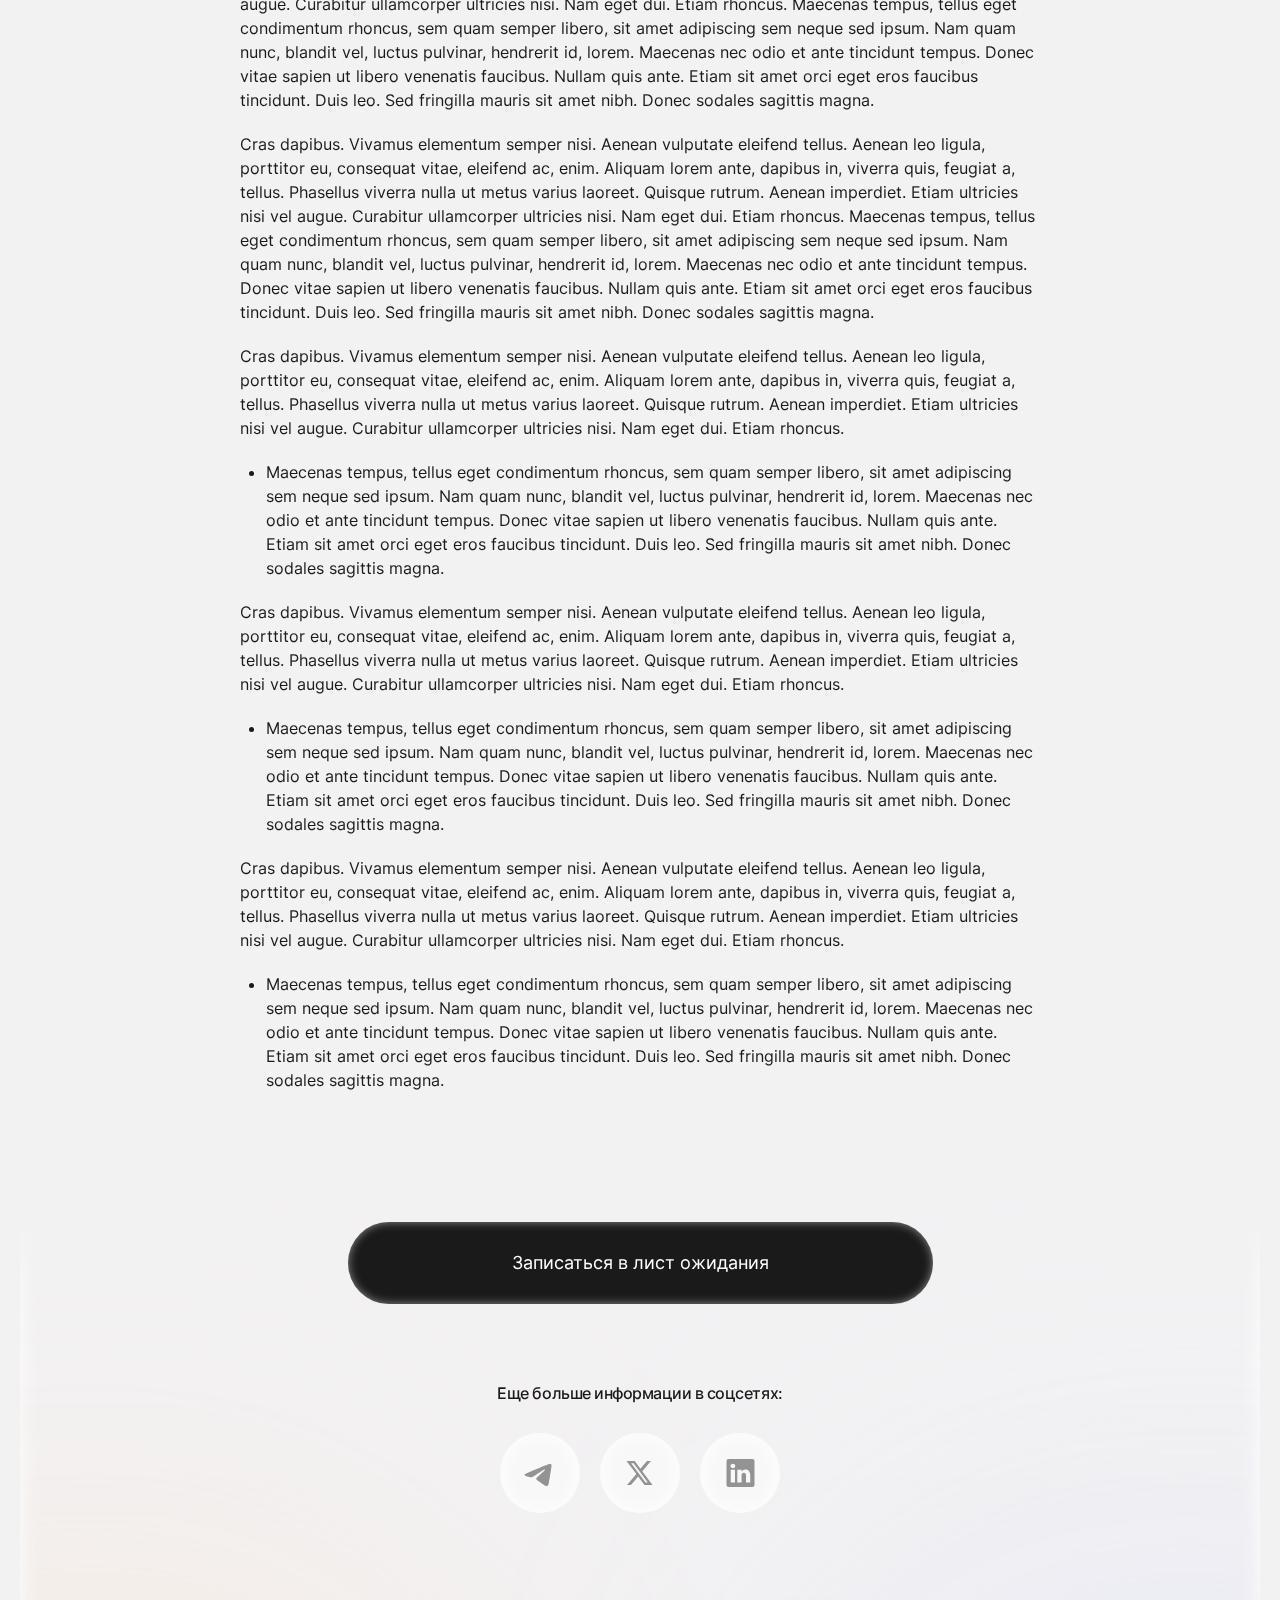
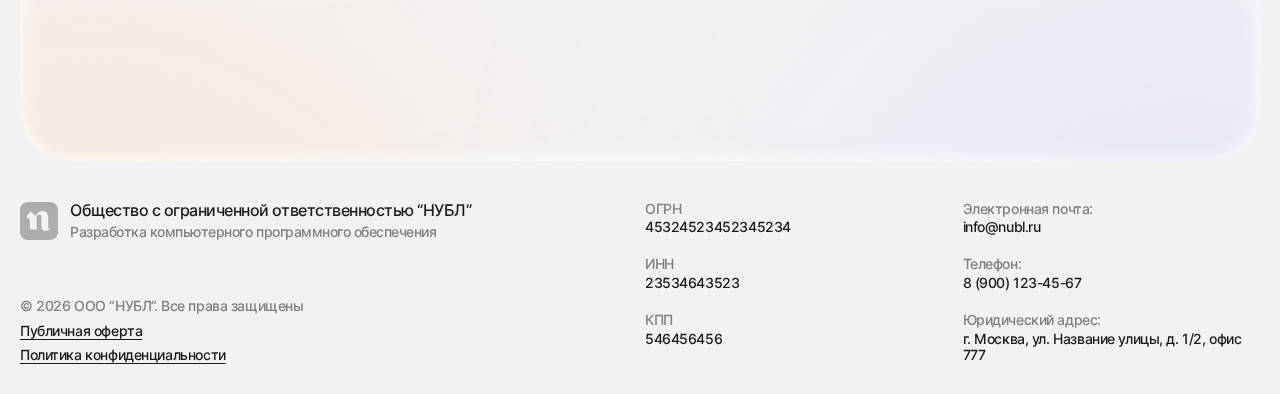
<file: policy.html>
<!DOCTYPE html>
<html lang="ru">

<head>

	<title>Nubl</title>
	<meta charset="UTF-8" />
	<meta name="format-detection" content="telephone=no" />
	<meta name="viewport" content="width=device-width, initial-scale=1.0" />
	<meta name="description" content="Быстрый таск-менеджер, который упрощает работу команд">

	<script>
		window.addEventListener('load', function() {
			// Ждем дополнительно 300ms для полной отрисовки стилей
			setTimeout(function() {
				document.body.classList.add('pace-done');
			}, 300);
		});
	</script>

	<link rel="stylesheet" href="css/style.min.css" />

	<link rel="shortcut icon" href="favicon.ico" />

</head>


<body>
	<div class="wrapper" style="opacity: 0;">
		<div class="mouse"></div>
		<header class="header">
			<div class="header__inner">
				<a href="index.html" class="logo">
					<svg width="30" height="31" viewBox="0 0 30 31" fill="none" xmlns="http://www.w3.org/2000/svg">
						<path fill-rule="evenodd" clip-rule="evenodd" d="M23.6842 0.5C27.1723 0.5 30 3.32768 30 6.81579V24.1842C30 27.6723 27.1723 30.5 23.6842 30.5H6.31579C2.82768 30.5 2.5432e-08 27.6723 0 24.1842V6.81579C0 3.32768 2.82768 0.5 6.31579 0.5H23.6842ZM18.0546 7.70009C15.4992 7.70022 13.3223 9.41367 12.6108 11.4902L8.28022 7.90363L4.80006 12.0191L7.8107 14.5263V22.3046H13.2252V12.5742C13.2252 11.1708 14.0488 10.3432 15.1727 10.343C16.4242 10.343 16.9035 10.9631 16.9035 12.7569V19.5499C16.9035 20.8489 17.1571 21.7924 17.6645 22.3801C19.4878 24.2557 23.191 22.937 24.6703 21.3208C24.739 21.2456 24.6345 21.1341 24.5446 21.1828C24.0986 21.4244 23.6437 21.5451 23.18 21.5452C22.5373 21.5452 22.2156 21.0813 22.2155 20.1536V13.1285C22.2155 10.3179 21.279 7.70009 18.0546 7.70009Z" fill="#1A1A1A" />
					</svg>
					<span>Nubl</span>
				</a>
				<nav class="menu menu-desktop">
					<ul class="menu__list">
						<li class="menu__item"><a href="index.html#target" class="to-scroll">Для кого?</a></li>
						<li class="menu__item"><a href="index.html#tools" class="to-scroll">Функционал</a></li>
						<li class="menu__item"><a href="index.html#upcoming" class="to-scroll">Скоро</a></li>
					</ul>
				</nav>
				<button class="burger" aria-label="Открыть меню">
					<span class="icon">
						<svg width="24" height="1" viewBox="0 0 24 1" fill="none" xmlns="http://www.w3.org/2000/svg">
							<path d="M0.5 0.5C0.5 0.223858 0.723858 0 1 0H23C23.2761 0 23.5 0.223858 23.5 0.5C23.5 0.776142 23.2761 1 23 1H1C0.723858 1 0.5 0.776142 0.5 0.5Z" fill="#1A1A1A" />
						</svg>
					</span>
					<span class="icon">
						<svg width="24" height="1" viewBox="0 0 24 1" fill="none" xmlns="http://www.w3.org/2000/svg">
							<path d="M0.5 0.5C0.5 0.223858 0.723858 0 1 0H23C23.2761 0 23.5 0.223858 23.5 0.5C23.5 0.776142 23.2761 1 23 1H1C0.723858 1 0.5 0.776142 0.5 0.5Z" fill="#1A1A1A" />
						</svg>
					</span>
				</button>
				<a href="index.html#signup" class="btn ani-btn btn-header to-scroll">
					Записаться
					<div class="decor-btn"></div>
				</a>
			</div>
			<nav class="menu menu-mob">
				<div class="menu__wrap">
					<ul class="menu__list">
						<li class="menu__item"><a href="index.html#target" class="to-scroll">Для кого?</a></li>
						<li class="menu__item"><a href="index.html#tools" class="to-scroll">Функционал</a></li>
						<li class="menu__item"><a href="index.html#upcoming" class="to-scroll">Скоро</a></li>
					</ul>
				</div>
			</nav>

		</header>

		<main class="mainpage">
			<section class="section policy">
				<div class="policy__inner">
					<h4 class="policy__title">Политика конфиденциальности</h4>
					<div class="policy__info">
						<p class="pb">Lorem ipsum dolor sit amet, consectetuer adipiscing elit. Aenean commodo ligula eget dolor. Aenean massa. Cum sociis natoque penatibus et magnis dis parturient montes, nascetur ridiculus mus. Donec quam felis, ultricies nec, pellentesque eu, pretium quis, sem. Nulla consequat massa quis enim. Donec pede justo, fringilla vel, aliquet nec, vulputate eget, arcu. In enim justo, rhoncus ut, imperdiet a, venenatis vitae, justo. Nullam dictum felis eu pede mollis pretium. Integer tincidunt. Cras dapibus. Vivamus elementum semper nisi. Aenean vulputate eleifend tellus. Aenean leo ligula, porttitor eu, consequat vitae, eleifend ac, enim. Aliquam lorem ante, dapibus in, viverra quis, feugiat a, tellus. Phasellus viverra nulla ut metus varius laoreet. </p>
						<p class="pb">Nulla consequat massa quis enim. Donec pede justo, fringilla vel, aliquet nec, vulputate eget, arcu. In enim justo, rhoncus ut, imperdiet a, venenatis vitae, justo. Nullam dictum felis eu pede mollis pretium. Integer tincidunt. Cras dapibus. Vivamus elementum semper nisi. Aenean vulputate eleifend tellus. Aenean leo ligula, porttitor eu, consequat vitae, eleifend ac, enim. Aliquam lorem ante, dapibus in, viverra quis, feugiat a, tellus. Phasellus viverra nulla ut metus varius laoreet. </p>
						<p class="pb">Aenean massa. Cum sociis natoque penatibus et magnis dis parturient montes, nascetur ridiculus mus. Donec quam felis, ultricies nec, pellentesque eu, pretium quis, sem. Nulla consequat massa quis enim. Donec pede justo, fringilla vel, aliquet nec, vulputate eget, arcu. In enim justo, rhoncus ut, imperdiet a, venenatis vitae, justo. Nullam dictum felis eu pede mollis pretium. Integer tincidunt. </p>
						<p class="pb">Aenean massa. Cum sociis natoque penatibus et magnis dis parturient montes, nascetur ridiculus mus. Donec quam felis, ultricies nec, pellentesque eu, pretium quis, sem. Nulla consequat massa quis enim. Donec pede justo, fringilla vel, aliquet nec, vulputate eget, arcu. In enim justo, rhoncus ut, imperdiet a, venenatis vitae, justo. Nullam dictum felis eu pede mollis pretium. Integer tincidunt. Cras dapibus. Vivamus elementum semper nisi. Aenean vulputate eleifend tellus. Aenean leo ligula, porttitor eu, consequat vitae, eleifend ac, enim. Aliquam lorem ante, dapibus in, viverra quis, feugiat a, tellus. Phasellus viverra nulla ut metus varius laoreet. Quisque rutrum. Aenean imperdiet. Etiam ultricies nisi vel augue. Curabitur ullamcorper ultricies nisi. Nam eget dui. Etiam rhoncus. Maecenas tempus, tellus eget condimentum rhoncus, sem quam semper libero, sit amet adipiscing sem neque sed ipsum. Nam quam nunc, blandit vel, luctus pulvinar, hendrerit id, lorem. Maecenas nec odio et ante tincidunt tempus. Donec vitae sapien ut libero venenatis faucibus. Nullam quis ante. Etiam sit amet orci eget eros faucibus tincidunt. Duis leo. Sed fringilla mauris sit amet nibh. Donec sodales sagittis magna. </p>
						<ul class="pb">
							<li>Cum sociis natoque penatibus et magnis dis parturient montes, nascetur ridiculus mus. Donec quam felis, ultricies nec, pellentesque eu, pretium quis, sem. </li>
							<li>Nulla consequat massa quis enim. Donec pede justo, fringilla vel, aliquet nec, vulputate eget, arcu. In enim justo, rhoncus ut, imperdiet a, venenatis vitae, justo. </li>
							<li>Nullam dictum felis eu pede mollis pretium. Integer tincidunt. Cras dapibus. Vivamus elementum semper nisi. Aenean vulputate eleifend tellus. Aenean leo ligula, porttitor eu, consequat vitae, eleifend ac, enim. </li>
							<li>Aliquam lorem ante, dapibus in, viverra quis, feugiat a, tellus. Phasellus viverra nulla ut metus varius laoreet. Quisque rutrum. </li>
							<li>Aenean imperdiet. Etiam ultricies nisi vel augue. Curabitur ullamcorper ultricies nisi. Nam eget dui. </li>
							<li>Etiam rhoncus. Maecenas tempus, tellus eget condimentum rhoncus, sem quam semper libero, sit amet adipiscing sem neque sed ipsum. Nam quam nunc, blandit vel, luctus pulvinar, hendrerit id, lorem. </li>
							<li>Maecenas nec odio et ante tincidunt tempus. Donec vitae sapien ut libero venenatis faucibus. Nullam quis ante. Etiam sit amet orci eget eros faucibus tincidunt. Duis leo. Sed fringilla mauris sit amet nibh. Donec sodales sagittis magna. </li>
						</ul>
						<p class="pb">Aenean massa. Cum sociis natoque penatibus et magnis dis parturient montes, nascetur ridiculus mus. Donec quam felis, ultricies nec, pellentesque eu, pretium quis, sem. Nulla consequat massa quis enim. Donec pede justo, fringilla vel, aliquet nec, vulputate eget, arcu. In enim justo, rhoncus ut, imperdiet a, venenatis vitae, justo. Nullam dictum felis eu pede mollis pretium. Integer tincidunt. Cras dapibus. Vivamus elementum semper nisi. Aenean vulputate eleifend tellus. Aenean leo ligula, porttitor eu, consequat vitae, eleifend ac, enim. Aliquam lorem ante, dapibus in, viverra quis, feugiat a, tellus. Phasellus viverra nulla ut metus varius laoreet. Quisque rutrum. Aenean imperdiet. Etiam ultricies nisi vel augue. Curabitur ullamcorper ultricies nisi. Nam eget dui. Etiam rhoncus. Maecenas tempus, tellus eget condimentum rhoncus, sem quam semper libero, sit amet adipiscing sem neque sed ipsum. Nam quam nunc, blandit vel, luctus pulvinar, hendrerit id, lorem. Maecenas nec odio et ante tincidunt tempus. Donec vitae sapien ut libero venenatis faucibus. Nullam quis ante. Etiam sit amet orci eget eros faucibus tincidunt. Duis leo. Sed fringilla mauris sit amet nibh. Donec sodales sagittis magna. </p>
						<p class="pb">Cras dapibus. Vivamus elementum semper nisi. Aenean vulputate eleifend tellus. Aenean leo ligula, porttitor eu, consequat vitae, eleifend ac, enim. Aliquam lorem ante, dapibus in, viverra quis, feugiat a, tellus. Phasellus viverra nulla ut metus varius laoreet. Quisque rutrum. Aenean imperdiet. Etiam ultricies nisi vel augue. Curabitur ullamcorper ultricies nisi. Nam eget dui. Etiam rhoncus. Maecenas tempus, tellus eget condimentum rhoncus, sem quam semper libero, sit amet adipiscing sem neque sed ipsum. Nam quam nunc, blandit vel, luctus pulvinar, hendrerit id, lorem. Maecenas nec odio et ante tincidunt tempus. Donec vitae sapien ut libero venenatis faucibus. Nullam quis ante. Etiam sit amet orci eget eros faucibus tincidunt. Duis leo. Sed fringilla mauris sit amet nibh. Donec sodales sagittis magna. </p>
						<p>Cras dapibus. Vivamus elementum semper nisi. Aenean vulputate eleifend tellus. Aenean leo ligula, porttitor eu, consequat vitae, eleifend ac, enim. Aliquam lorem ante, dapibus in, viverra quis, feugiat a, tellus. Phasellus viverra nulla ut metus varius laoreet. Quisque rutrum. Aenean imperdiet. Etiam ultricies nisi vel augue. Curabitur ullamcorper ultricies nisi. Nam eget dui. Etiam rhoncus. </p>
						<ul class="pb">
							<li>Maecenas tempus, tellus eget condimentum rhoncus, sem quam semper libero, sit amet adipiscing sem neque sed ipsum. Nam quam nunc, blandit vel, luctus pulvinar, hendrerit id, lorem. Maecenas nec odio et ante tincidunt tempus. Donec vitae sapien ut libero venenatis faucibus. Nullam quis ante. Etiam sit amet orci eget eros faucibus tincidunt. Duis leo. Sed fringilla mauris sit amet nibh. Donec sodales sagittis magna. </li>
						</ul>
						<p>Cras dapibus. Vivamus elementum semper nisi. Aenean vulputate eleifend tellus. Aenean leo ligula, porttitor eu, consequat vitae, eleifend ac, enim. Aliquam lorem ante, dapibus in, viverra quis, feugiat a, tellus. Phasellus viverra nulla ut metus varius laoreet. Quisque rutrum. Aenean imperdiet. Etiam ultricies nisi vel augue. Curabitur ullamcorper ultricies nisi. Nam eget dui. Etiam rhoncus. </p>
						<ul class="pb">
							<li>Maecenas tempus, tellus eget condimentum rhoncus, sem quam semper libero, sit amet adipiscing sem neque sed ipsum. Nam quam nunc, blandit vel, luctus pulvinar, hendrerit id, lorem. Maecenas nec odio et ante tincidunt tempus. Donec vitae sapien ut libero venenatis faucibus. Nullam quis ante. Etiam sit amet orci eget eros faucibus tincidunt. Duis leo. Sed fringilla mauris sit amet nibh. Donec sodales sagittis magna. </li>
						</ul>
						<p>Cras dapibus. Vivamus elementum semper nisi. Aenean vulputate eleifend tellus. Aenean leo ligula, porttitor eu, consequat vitae, eleifend ac, enim. Aliquam lorem ante, dapibus in, viverra quis, feugiat a, tellus. Phasellus viverra nulla ut metus varius laoreet. Quisque rutrum. Aenean imperdiet. Etiam ultricies nisi vel augue. Curabitur ullamcorper ultricies nisi. Nam eget dui. Etiam rhoncus. </p>
						<ul class="pb">
							<li>Maecenas tempus, tellus eget condimentum rhoncus, sem quam semper libero, sit amet adipiscing sem neque sed ipsum. Nam quam nunc, blandit vel, luctus pulvinar, hendrerit id, lorem. Maecenas nec odio et ante tincidunt tempus. Donec vitae sapien ut libero venenatis faucibus. Nullam quis ante. Etiam sit amet orci eget eros faucibus tincidunt. Duis leo. Sed fringilla mauris sit amet nibh. Donec sodales sagittis magna. </li>
						</ul>
					</div>
				</div>
			</section>
			<section data-ani data-ani-bottom ani-show-center class="section signup policy-block decor-ani">
				<div class="signup__container">
					<div class="signup__inner">
						<a href="index.html#signup" class="btn ani-btn btn-block btn-policy to-scroll">
							Записаться в лист ожидания
							<div class="decor-btn"></div>
						</a>
						<div class="signup-info">
							<p class="signup-info__text">Еще больше информации в соцсетях:</p>
							<div class="signup-socials">
								<a href="https://t.me/Telegram" target="_blank" class="signup-socials__items icon" aria-label="Telegram">
									<svg width="33" height="28" viewBox="0 0 33 28" fill="none" xmlns="http://www.w3.org/2000/svg">
										<path d="M26.1287 5.00022C26.3359 4.99615 26.7937 5.04707 27.0921 5.28542C27.2903 5.45469 27.4168 5.69095 27.4464 5.94748C27.4795 6.13693 27.521 6.57083 27.4878 6.90899C27.1149 10.7754 25.4947 20.1543 24.6701 24.4832C24.3221 26.3166 23.6363 26.9297 22.9713 26.9888C21.5293 27.1212 20.4333 26.0517 19.0348 25.1513C16.847 23.7396 15.6101 22.8616 13.4865 21.4845C11.0314 19.8956 12.6225 19.0196 14.021 17.5937C14.3877 17.2188 20.7482 11.5292 20.8725 11.0138C20.887 10.9486 20.9015 10.7082 20.7565 10.5819C20.6115 10.4556 20.396 10.4984 20.2406 10.533C20.021 10.5819 16.5258 12.8553 9.75514 17.3472C8.76066 18.0194 7.86356 18.3453 7.05763 18.325C6.17089 18.3087 4.46371 17.834 3.19369 17.4286C1.63568 16.9296 0.398807 16.6668 0.506541 15.8214C0.56248 15.3813 1.17988 14.9311 2.35667 14.4708C9.60389 11.3662 14.4354 9.3189 16.8552 8.3309C23.7585 5.50746 25.1943 5.01652 26.1287 5.00022Z" fill="#939393" />
									</svg>
								</a>
								<a href="https://x.com/" target="_blank" class="signup-socials__items icon" aria-label="x.com">
									<svg width="28" height="28" viewBox="0 0 28 28" fill="none" xmlns="http://www.w3.org/2000/svg">
										<path d="M20.9761 2H24.9628L16.2528 12.1673L26.5 26H18.4768L12.1935 17.6095L5.00233 26H1.0135L10.3302 15.1246L0.5 2.00111H8.72683L14.4068 9.67031L20.9761 2ZM19.5775 23.5638H21.7864L7.5265 4.30895H5.15617L19.5775 23.5638Z" fill="#939393" />
									</svg>
								</a>
								<a href="https://www.linkedin.com/" target="_blank" class="signup-socials__items icon" aria-label="LinkedIn">
									<svg width="29" height="28" viewBox="0 0 29 28" fill="none" xmlns="http://www.w3.org/2000/svg">
										<path fill-rule="evenodd" clip-rule="evenodd" d="M26.4307 28C27.5734 28 28.5 27.1021 28.5 25.9943V2.00574C28.5 0.898305 27.5734 0 26.4307 0H2.56898C1.42628 8.18486e-05 0.500012 0.898355 0.5 2.00574V25.9943C0.500004 27.102 1.42628 27.9999 2.56898 28H26.4307ZM6.84589 9.06903C5.4267 9.06903 4.50884 8.09832 4.50876 6.88506C4.50876 5.64443 5.4548 4.70038 6.90146 4.70038C8.34817 4.70045 9.23853 5.64448 9.26602 6.88506C9.26594 8.09832 8.34804 9.06903 6.87331 9.06903H6.84589ZM11.3274 23.4391C11.3274 23.4391 11.3829 11.9819 11.3274 10.7954H15.5567V12.5867C15.5473 12.601 15.5376 12.6149 15.5285 12.629H15.5567V12.5867C16.1186 11.7251 17.1239 10.4988 19.368 10.4988C22.1504 10.4989 24.2368 12.3059 24.2368 16.1893V23.4391H20.0079V16.6749C20.0079 14.9753 19.3959 13.8157 17.8657 13.8157C16.6974 13.8157 16.0014 14.5977 15.6956 15.3527C15.584 15.6228 15.5567 16.0005 15.5567 16.3783V23.4391H11.3274ZM4.75886 23.4391V10.7954H8.98777V23.4391H4.75886Z" fill="#939393" />
									</svg>
								</a>
							</div>
						</div>
					</div>
				</div>

				<div class="ani-decor">
					<span></span>
					<span></span>
				</div>
				<div class="bg-decor-top"><span></span></div>
				<div class="box-inset-bg-wrap">
					<div class="box-inset-bg"></div>
				</div>
				<div class="signup-text-decor">
					<span>n</span>
					<span>u</span>
					<span>b</span>
					<span class="pl">l</span>
					<span class="signup-text-item">s</span>
					<span class="signup-text-item">p</span>
					<span class="signup-text-item">a</span>
					<span class="signup-text-item">c</span>
					<span class="signup-text-item">e</span>
					<span class="signup-text-item">s</span>
				</div>
				<div class="mob-decor-circle icon">
					<img src="img/1x1.webp" data-src="img/pictures/mob-decor.webp" alt="декоративные точки">
				</div>
			</section>

		</main>
		<footer class="footer">
			<div class="footer__inner">
				<div class="footer__col">
					<div class="footer__block">
						<div class="logo icon">
							<svg width="38" height="38" viewBox="0 0 38 38" fill="none" xmlns="http://www.w3.org/2000/svg">
								<path fill-rule="evenodd" clip-rule="evenodd" d="M30 0C34.4183 0 38 3.58172 38 8V30C38 34.4183 34.4183 38 30 38H8C3.58172 38 3.22139e-08 34.4183 0 30V8C0 3.58172 3.58172 3.22128e-08 8 0H30ZM22.8691 9.12012C19.6323 9.12028 16.8749 11.2907 15.9736 13.9209L10.4883 9.37793L6.08008 14.5908L9.89355 17.7666V27.6191H16.752V15.2939C16.752 13.5163 17.7951 12.468 19.2188 12.4678C20.804 12.4678 21.4111 13.2533 21.4111 15.5254V24.1299C21.4111 25.7753 21.7324 26.9704 22.375 27.7148C24.6845 30.0906 29.3753 28.4202 31.249 26.373C31.3361 26.2777 31.2037 26.1366 31.0898 26.1982C30.5248 26.5042 29.9486 26.6571 29.3613 26.6572C28.5473 26.6572 28.1397 26.0697 28.1396 24.8945V15.9961C28.1396 12.436 26.9533 9.12012 22.8691 9.12012Z" fill="#ADADAD" />
							</svg>
						</div>
						<p class="footer__text">Общество с ограниченной ответственностью “НУБЛ”
							<span>Разработка компьютерного программного обеспечения</span>
						</p>
					</div>
					<div class="footer__policy policy-desktop">
						<span>© <span class="current-year"></span> ООО “НУБЛ”. Все права защищены</span>
						<a href="public-offer.html">Публичная оферта</a>
						<a href="policy.html">Политика конфиденциальности</a>
					</div>
				</div>
				<div class="footer__col">
					<div class="footer-info">
						<div class="footer-info__items">
							<span class="footer-info__label">ОГРН</span>
							<p class="footer-info__text">45324523452345234</p>
						</div>
						<div class="footer-info__items">
							<span class="footer-info__label">ИНН</span>
							<p class="footer-info__text">23534643523</p>
						</div>
						<div class="footer-info__items">
							<span class="footer-info__label">КПП</span>
							<p class="footer-info__text">546456456</p>
						</div>
						<div class="footer-info__items">
							<span class="footer-info__label">Электронная почта:</span>
							<a href="mailto:info@nubl.ru" class="footer-info__text">info@nubl.ru</a>
						</div>
						<div class="footer-info__items">
							<span class="footer-info__label">Телефон:</span>
							<a href="tel:+79001234567" class="footer-info__text">8 (900) 123-45-67</a>
						</div>
						<div class="footer-info__items">
							<span class="footer-info__label">Юридический адрес:</span>
							<p class="footer-info__text">г. Москва, ул. Название улицы, д. 1/2, офис 777</p>
						</div>
					</div>
				</div>
				<div class="footer__policy policy-mob">
					<span>© <span class="current-year"></span> ООО “НУБЛ”. Все права защищены</span>
					<a href="public-offer.html">Публичная оферта</a>
					<a href="policy.html">Политика конфиденциальности</a>
				</div>
			</div>
		</footer>
		<div class="decor"></div>
		<div class="overlap"></div>
	</div>


	<script defer src="js/app.min.js"></script>
</body>

</html>
</file>
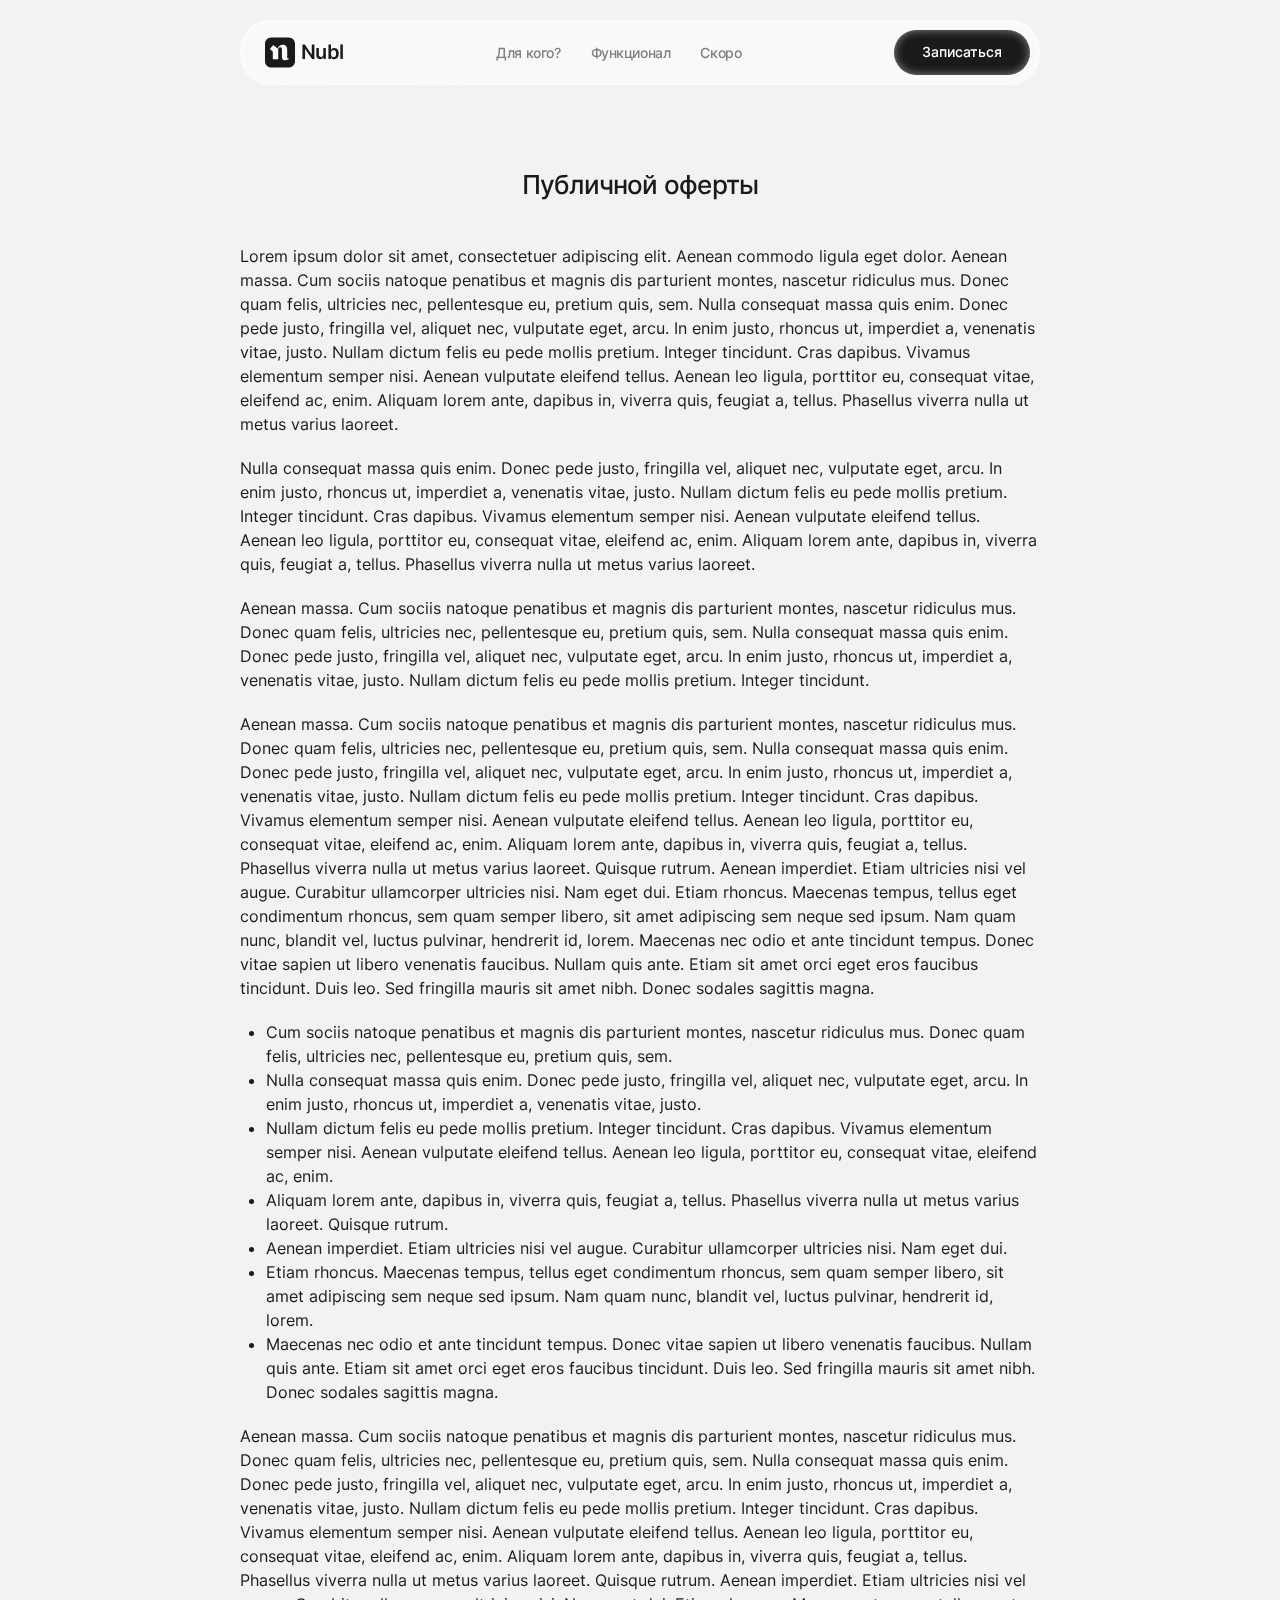
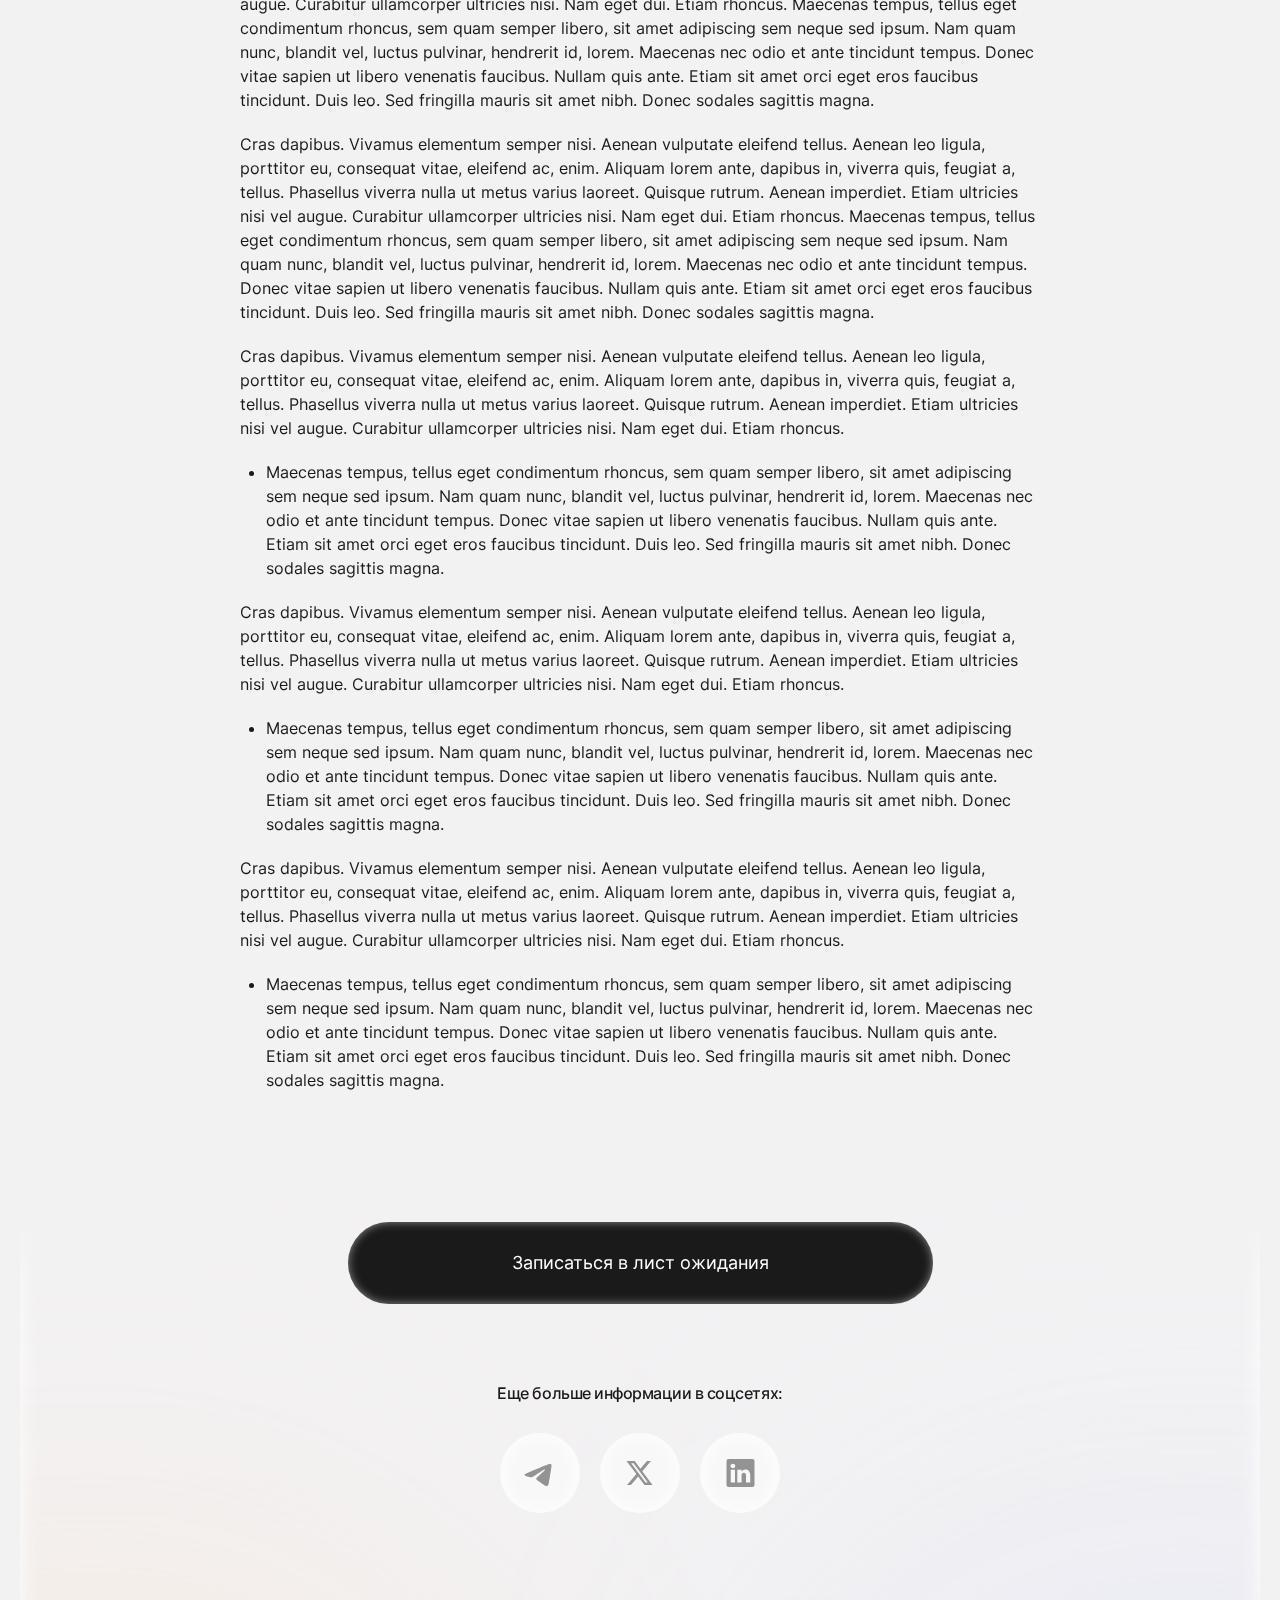
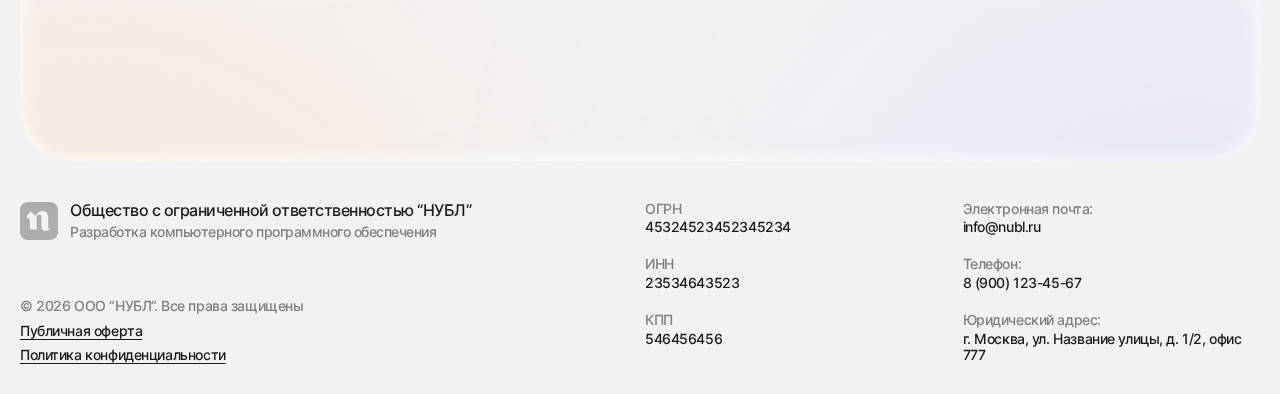
<file: public-offer.html>
<!DOCTYPE html>
<html lang="ru">

<head>

	<title>Nubl</title>
	<meta charset="UTF-8" />
	<meta name="format-detection" content="telephone=no" />
	<meta name="viewport" content="width=device-width, initial-scale=1.0" />
	<meta name="description" content="Быстрый таск-менеджер, который упрощает работу команд">

	<script>
		window.addEventListener('load', function() {
			// Ждем дополнительно 300ms для полной отрисовки стилей
			setTimeout(function() {
				document.body.classList.add('pace-done');
			}, 300);
		});
	</script>

	<link rel="stylesheet" href="css/style.min.css" />

	<link rel="shortcut icon" href="favicon.ico" />

</head>


<body>
	<div class="wrapper" style="opacity: 0;">
		<div class="mouse"></div>
		<header class="header">
			<div class="header__inner">
				<a href="index.html" class="logo">
					<svg width="30" height="31" viewBox="0 0 30 31" fill="none" xmlns="http://www.w3.org/2000/svg">
						<path fill-rule="evenodd" clip-rule="evenodd" d="M23.6842 0.5C27.1723 0.5 30 3.32768 30 6.81579V24.1842C30 27.6723 27.1723 30.5 23.6842 30.5H6.31579C2.82768 30.5 2.5432e-08 27.6723 0 24.1842V6.81579C0 3.32768 2.82768 0.5 6.31579 0.5H23.6842ZM18.0546 7.70009C15.4992 7.70022 13.3223 9.41367 12.6108 11.4902L8.28022 7.90363L4.80006 12.0191L7.8107 14.5263V22.3046H13.2252V12.5742C13.2252 11.1708 14.0488 10.3432 15.1727 10.343C16.4242 10.343 16.9035 10.9631 16.9035 12.7569V19.5499C16.9035 20.8489 17.1571 21.7924 17.6645 22.3801C19.4878 24.2557 23.191 22.937 24.6703 21.3208C24.739 21.2456 24.6345 21.1341 24.5446 21.1828C24.0986 21.4244 23.6437 21.5451 23.18 21.5452C22.5373 21.5452 22.2156 21.0813 22.2155 20.1536V13.1285C22.2155 10.3179 21.279 7.70009 18.0546 7.70009Z" fill="#1A1A1A" />
					</svg>
					<span>Nubl</span>
				</a>
				<nav class="menu menu-desktop">
					<ul class="menu__list">
						<li class="menu__item"><a href="index.html#target" class="to-scroll">Для кого?</a></li>
						<li class="menu__item"><a href="index.html#tools" class="to-scroll">Функционал</a></li>
						<li class="menu__item"><a href="index.html#upcoming" class="to-scroll">Скоро</a></li>
					</ul>
				</nav>
				<button class="burger" aria-label="Открыть меню">
					<span class="icon">
						<svg width="24" height="1" viewBox="0 0 24 1" fill="none" xmlns="http://www.w3.org/2000/svg">
							<path d="M0.5 0.5C0.5 0.223858 0.723858 0 1 0H23C23.2761 0 23.5 0.223858 23.5 0.5C23.5 0.776142 23.2761 1 23 1H1C0.723858 1 0.5 0.776142 0.5 0.5Z" fill="#1A1A1A" />
						</svg>
					</span>
					<span class="icon">
						<svg width="24" height="1" viewBox="0 0 24 1" fill="none" xmlns="http://www.w3.org/2000/svg">
							<path d="M0.5 0.5C0.5 0.223858 0.723858 0 1 0H23C23.2761 0 23.5 0.223858 23.5 0.5C23.5 0.776142 23.2761 1 23 1H1C0.723858 1 0.5 0.776142 0.5 0.5Z" fill="#1A1A1A" />
						</svg>
					</span>
				</button>
				<a href="index.html#signup" class="btn ani-btn btn-header to-scroll">
					Записаться
					<div class="decor-btn"></div>
				</a>
			</div>
			<nav class="menu menu-mob">
				<div class="menu__wrap">
					<ul class="menu__list">
						<li class="menu__item"><a href="index.html#target" class="to-scroll">Для кого?</a></li>
						<li class="menu__item"><a href="index.html#tools" class="to-scroll">Функционал</a></li>
						<li class="menu__item"><a href="index.html#upcoming" class="to-scroll">Скоро</a></li>
					</ul>
				</div>
			</nav>

		</header>

		<main class="mainpage">
			<section class="section policy">
				<div class="policy__inner">
					<h4 class="policy__title">Публичной оферты </h4>
					<div class="policy__info">
						<p class="pb">Lorem ipsum dolor sit amet, consectetuer adipiscing elit. Aenean commodo ligula eget dolor. Aenean massa. Cum sociis natoque penatibus et magnis dis parturient montes, nascetur ridiculus mus. Donec quam felis, ultricies nec, pellentesque eu, pretium quis, sem. Nulla consequat massa quis enim. Donec pede justo, fringilla vel, aliquet nec, vulputate eget, arcu. In enim justo, rhoncus ut, imperdiet a, venenatis vitae, justo. Nullam dictum felis eu pede mollis pretium. Integer tincidunt. Cras dapibus. Vivamus elementum semper nisi. Aenean vulputate eleifend tellus. Aenean leo ligula, porttitor eu, consequat vitae, eleifend ac, enim. Aliquam lorem ante, dapibus in, viverra quis, feugiat a, tellus. Phasellus viverra nulla ut metus varius laoreet. </p>
						<p class="pb">Nulla consequat massa quis enim. Donec pede justo, fringilla vel, aliquet nec, vulputate eget, arcu. In enim justo, rhoncus ut, imperdiet a, venenatis vitae, justo. Nullam dictum felis eu pede mollis pretium. Integer tincidunt. Cras dapibus. Vivamus elementum semper nisi. Aenean vulputate eleifend tellus. Aenean leo ligula, porttitor eu, consequat vitae, eleifend ac, enim. Aliquam lorem ante, dapibus in, viverra quis, feugiat a, tellus. Phasellus viverra nulla ut metus varius laoreet. </p>
						<p class="pb">Aenean massa. Cum sociis natoque penatibus et magnis dis parturient montes, nascetur ridiculus mus. Donec quam felis, ultricies nec, pellentesque eu, pretium quis, sem. Nulla consequat massa quis enim. Donec pede justo, fringilla vel, aliquet nec, vulputate eget, arcu. In enim justo, rhoncus ut, imperdiet a, venenatis vitae, justo. Nullam dictum felis eu pede mollis pretium. Integer tincidunt. </p>
						<p class="pb">Aenean massa. Cum sociis natoque penatibus et magnis dis parturient montes, nascetur ridiculus mus. Donec quam felis, ultricies nec, pellentesque eu, pretium quis, sem. Nulla consequat massa quis enim. Donec pede justo, fringilla vel, aliquet nec, vulputate eget, arcu. In enim justo, rhoncus ut, imperdiet a, venenatis vitae, justo. Nullam dictum felis eu pede mollis pretium. Integer tincidunt. Cras dapibus. Vivamus elementum semper nisi. Aenean vulputate eleifend tellus. Aenean leo ligula, porttitor eu, consequat vitae, eleifend ac, enim. Aliquam lorem ante, dapibus in, viverra quis, feugiat a, tellus. Phasellus viverra nulla ut metus varius laoreet. Quisque rutrum. Aenean imperdiet. Etiam ultricies nisi vel augue. Curabitur ullamcorper ultricies nisi. Nam eget dui. Etiam rhoncus. Maecenas tempus, tellus eget condimentum rhoncus, sem quam semper libero, sit amet adipiscing sem neque sed ipsum. Nam quam nunc, blandit vel, luctus pulvinar, hendrerit id, lorem. Maecenas nec odio et ante tincidunt tempus. Donec vitae sapien ut libero venenatis faucibus. Nullam quis ante. Etiam sit amet orci eget eros faucibus tincidunt. Duis leo. Sed fringilla mauris sit amet nibh. Donec sodales sagittis magna. </p>
						<ul class="pb">
							<li>Cum sociis natoque penatibus et magnis dis parturient montes, nascetur ridiculus mus. Donec quam felis, ultricies nec, pellentesque eu, pretium quis, sem. </li>
							<li>Nulla consequat massa quis enim. Donec pede justo, fringilla vel, aliquet nec, vulputate eget, arcu. In enim justo, rhoncus ut, imperdiet a, venenatis vitae, justo. </li>
							<li>Nullam dictum felis eu pede mollis pretium. Integer tincidunt. Cras dapibus. Vivamus elementum semper nisi. Aenean vulputate eleifend tellus. Aenean leo ligula, porttitor eu, consequat vitae, eleifend ac, enim. </li>
							<li>Aliquam lorem ante, dapibus in, viverra quis, feugiat a, tellus. Phasellus viverra nulla ut metus varius laoreet. Quisque rutrum. </li>
							<li>Aenean imperdiet. Etiam ultricies nisi vel augue. Curabitur ullamcorper ultricies nisi. Nam eget dui. </li>
							<li>Etiam rhoncus. Maecenas tempus, tellus eget condimentum rhoncus, sem quam semper libero, sit amet adipiscing sem neque sed ipsum. Nam quam nunc, blandit vel, luctus pulvinar, hendrerit id, lorem. </li>
							<li>Maecenas nec odio et ante tincidunt tempus. Donec vitae sapien ut libero venenatis faucibus. Nullam quis ante. Etiam sit amet orci eget eros faucibus tincidunt. Duis leo. Sed fringilla mauris sit amet nibh. Donec sodales sagittis magna. </li>
						</ul>
						<p class="pb">Aenean massa. Cum sociis natoque penatibus et magnis dis parturient montes, nascetur ridiculus mus. Donec quam felis, ultricies nec, pellentesque eu, pretium quis, sem. Nulla consequat massa quis enim. Donec pede justo, fringilla vel, aliquet nec, vulputate eget, arcu. In enim justo, rhoncus ut, imperdiet a, venenatis vitae, justo. Nullam dictum felis eu pede mollis pretium. Integer tincidunt. Cras dapibus. Vivamus elementum semper nisi. Aenean vulputate eleifend tellus. Aenean leo ligula, porttitor eu, consequat vitae, eleifend ac, enim. Aliquam lorem ante, dapibus in, viverra quis, feugiat a, tellus. Phasellus viverra nulla ut metus varius laoreet. Quisque rutrum. Aenean imperdiet. Etiam ultricies nisi vel augue. Curabitur ullamcorper ultricies nisi. Nam eget dui. Etiam rhoncus. Maecenas tempus, tellus eget condimentum rhoncus, sem quam semper libero, sit amet adipiscing sem neque sed ipsum. Nam quam nunc, blandit vel, luctus pulvinar, hendrerit id, lorem. Maecenas nec odio et ante tincidunt tempus. Donec vitae sapien ut libero venenatis faucibus. Nullam quis ante. Etiam sit amet orci eget eros faucibus tincidunt. Duis leo. Sed fringilla mauris sit amet nibh. Donec sodales sagittis magna. </p>
						<p class="pb">Cras dapibus. Vivamus elementum semper nisi. Aenean vulputate eleifend tellus. Aenean leo ligula, porttitor eu, consequat vitae, eleifend ac, enim. Aliquam lorem ante, dapibus in, viverra quis, feugiat a, tellus. Phasellus viverra nulla ut metus varius laoreet. Quisque rutrum. Aenean imperdiet. Etiam ultricies nisi vel augue. Curabitur ullamcorper ultricies nisi. Nam eget dui. Etiam rhoncus. Maecenas tempus, tellus eget condimentum rhoncus, sem quam semper libero, sit amet adipiscing sem neque sed ipsum. Nam quam nunc, blandit vel, luctus pulvinar, hendrerit id, lorem. Maecenas nec odio et ante tincidunt tempus. Donec vitae sapien ut libero venenatis faucibus. Nullam quis ante. Etiam sit amet orci eget eros faucibus tincidunt. Duis leo. Sed fringilla mauris sit amet nibh. Donec sodales sagittis magna. </p>
						<p>Cras dapibus. Vivamus elementum semper nisi. Aenean vulputate eleifend tellus. Aenean leo ligula, porttitor eu, consequat vitae, eleifend ac, enim. Aliquam lorem ante, dapibus in, viverra quis, feugiat a, tellus. Phasellus viverra nulla ut metus varius laoreet. Quisque rutrum. Aenean imperdiet. Etiam ultricies nisi vel augue. Curabitur ullamcorper ultricies nisi. Nam eget dui. Etiam rhoncus. </p>
						<ul class="pb">
							<li>Maecenas tempus, tellus eget condimentum rhoncus, sem quam semper libero, sit amet adipiscing sem neque sed ipsum. Nam quam nunc, blandit vel, luctus pulvinar, hendrerit id, lorem. Maecenas nec odio et ante tincidunt tempus. Donec vitae sapien ut libero venenatis faucibus. Nullam quis ante. Etiam sit amet orci eget eros faucibus tincidunt. Duis leo. Sed fringilla mauris sit amet nibh. Donec sodales sagittis magna. </li>
						</ul>
						<p>Cras dapibus. Vivamus elementum semper nisi. Aenean vulputate eleifend tellus. Aenean leo ligula, porttitor eu, consequat vitae, eleifend ac, enim. Aliquam lorem ante, dapibus in, viverra quis, feugiat a, tellus. Phasellus viverra nulla ut metus varius laoreet. Quisque rutrum. Aenean imperdiet. Etiam ultricies nisi vel augue. Curabitur ullamcorper ultricies nisi. Nam eget dui. Etiam rhoncus. </p>
						<ul class="pb">
							<li>Maecenas tempus, tellus eget condimentum rhoncus, sem quam semper libero, sit amet adipiscing sem neque sed ipsum. Nam quam nunc, blandit vel, luctus pulvinar, hendrerit id, lorem. Maecenas nec odio et ante tincidunt tempus. Donec vitae sapien ut libero venenatis faucibus. Nullam quis ante. Etiam sit amet orci eget eros faucibus tincidunt. Duis leo. Sed fringilla mauris sit amet nibh. Donec sodales sagittis magna. </li>
						</ul>
						<p>Cras dapibus. Vivamus elementum semper nisi. Aenean vulputate eleifend tellus. Aenean leo ligula, porttitor eu, consequat vitae, eleifend ac, enim. Aliquam lorem ante, dapibus in, viverra quis, feugiat a, tellus. Phasellus viverra nulla ut metus varius laoreet. Quisque rutrum. Aenean imperdiet. Etiam ultricies nisi vel augue. Curabitur ullamcorper ultricies nisi. Nam eget dui. Etiam rhoncus. </p>
						<ul class="pb">
							<li>Maecenas tempus, tellus eget condimentum rhoncus, sem quam semper libero, sit amet adipiscing sem neque sed ipsum. Nam quam nunc, blandit vel, luctus pulvinar, hendrerit id, lorem. Maecenas nec odio et ante tincidunt tempus. Donec vitae sapien ut libero venenatis faucibus. Nullam quis ante. Etiam sit amet orci eget eros faucibus tincidunt. Duis leo. Sed fringilla mauris sit amet nibh. Donec sodales sagittis magna. </li>
						</ul>
					</div>
				</div>
			</section>
			<section data-ani data-ani-bottom ani-show-center class="section signup policy-block decor-ani">
				<div class="signup__container">
					<div class="signup__inner">
						<a href="index.html#signup" class="btn ani-btn btn-block btn-policy to-scroll">
							Записаться в лист ожидания
							<div class="decor-btn"></div>
						</a>
						<div class="signup-info">
							<p class="signup-info__text">Еще больше информации в соцсетях:</p>
							<div class="signup-socials">
								<a href="https://t.me/Telegram" target="_blank" class="signup-socials__items icon" aria-label="Telegram">
									<svg width="33" height="28" viewBox="0 0 33 28" fill="none" xmlns="http://www.w3.org/2000/svg">
										<path d="M26.1287 5.00022C26.3359 4.99615 26.7937 5.04707 27.0921 5.28542C27.2903 5.45469 27.4168 5.69095 27.4464 5.94748C27.4795 6.13693 27.521 6.57083 27.4878 6.90899C27.1149 10.7754 25.4947 20.1543 24.6701 24.4832C24.3221 26.3166 23.6363 26.9297 22.9713 26.9888C21.5293 27.1212 20.4333 26.0517 19.0348 25.1513C16.847 23.7396 15.6101 22.8616 13.4865 21.4845C11.0314 19.8956 12.6225 19.0196 14.021 17.5937C14.3877 17.2188 20.7482 11.5292 20.8725 11.0138C20.887 10.9486 20.9015 10.7082 20.7565 10.5819C20.6115 10.4556 20.396 10.4984 20.2406 10.533C20.021 10.5819 16.5258 12.8553 9.75514 17.3472C8.76066 18.0194 7.86356 18.3453 7.05763 18.325C6.17089 18.3087 4.46371 17.834 3.19369 17.4286C1.63568 16.9296 0.398807 16.6668 0.506541 15.8214C0.56248 15.3813 1.17988 14.9311 2.35667 14.4708C9.60389 11.3662 14.4354 9.3189 16.8552 8.3309C23.7585 5.50746 25.1943 5.01652 26.1287 5.00022Z" fill="#939393" />
									</svg>
								</a>
								<a href="https://x.com/" target="_blank" class="signup-socials__items icon" aria-label="x.com">
									<svg width="28" height="28" viewBox="0 0 28 28" fill="none" xmlns="http://www.w3.org/2000/svg">
										<path d="M20.9761 2H24.9628L16.2528 12.1673L26.5 26H18.4768L12.1935 17.6095L5.00233 26H1.0135L10.3302 15.1246L0.5 2.00111H8.72683L14.4068 9.67031L20.9761 2ZM19.5775 23.5638H21.7864L7.5265 4.30895H5.15617L19.5775 23.5638Z" fill="#939393" />
									</svg>
								</a>
								<a href="https://www.linkedin.com/" target="_blank" class="signup-socials__items icon" aria-label="LinkedIn">
									<svg width="29" height="28" viewBox="0 0 29 28" fill="none" xmlns="http://www.w3.org/2000/svg">
										<path fill-rule="evenodd" clip-rule="evenodd" d="M26.4307 28C27.5734 28 28.5 27.1021 28.5 25.9943V2.00574C28.5 0.898305 27.5734 0 26.4307 0H2.56898C1.42628 8.18486e-05 0.500012 0.898355 0.5 2.00574V25.9943C0.500004 27.102 1.42628 27.9999 2.56898 28H26.4307ZM6.84589 9.06903C5.4267 9.06903 4.50884 8.09832 4.50876 6.88506C4.50876 5.64443 5.4548 4.70038 6.90146 4.70038C8.34817 4.70045 9.23853 5.64448 9.26602 6.88506C9.26594 8.09832 8.34804 9.06903 6.87331 9.06903H6.84589ZM11.3274 23.4391C11.3274 23.4391 11.3829 11.9819 11.3274 10.7954H15.5567V12.5867C15.5473 12.601 15.5376 12.6149 15.5285 12.629H15.5567V12.5867C16.1186 11.7251 17.1239 10.4988 19.368 10.4988C22.1504 10.4989 24.2368 12.3059 24.2368 16.1893V23.4391H20.0079V16.6749C20.0079 14.9753 19.3959 13.8157 17.8657 13.8157C16.6974 13.8157 16.0014 14.5977 15.6956 15.3527C15.584 15.6228 15.5567 16.0005 15.5567 16.3783V23.4391H11.3274ZM4.75886 23.4391V10.7954H8.98777V23.4391H4.75886Z" fill="#939393" />
									</svg>
								</a>
							</div>
						</div>
					</div>
				</div>

				<div class="ani-decor">
					<span></span>
					<span></span>
				</div>
				<div class="bg-decor-top"><span></span></div>
				<div class="box-inset-bg-wrap">
					<div class="box-inset-bg"></div>
				</div>
				<div class="signup-text-decor">
					<span>n</span>
					<span>u</span>
					<span>b</span>
					<span class="pl">l</span>
					<span class="signup-text-item">s</span>
					<span class="signup-text-item">p</span>
					<span class="signup-text-item">a</span>
					<span class="signup-text-item">c</span>
					<span class="signup-text-item">e</span>
					<span class="signup-text-item">s</span>
				</div>
				<div class="mob-decor-circle icon">
					<img src="img/1x1.webp" data-src="img/pictures/mob-decor.webp" alt="декоративные точки">
				</div>
			</section>

		</main>
		<footer class="footer">
			<div class="footer__inner">
				<div class="footer__col">
					<div class="footer__block">
						<div class="logo icon">
							<svg width="38" height="38" viewBox="0 0 38 38" fill="none" xmlns="http://www.w3.org/2000/svg">
								<path fill-rule="evenodd" clip-rule="evenodd" d="M30 0C34.4183 0 38 3.58172 38 8V30C38 34.4183 34.4183 38 30 38H8C3.58172 38 3.22139e-08 34.4183 0 30V8C0 3.58172 3.58172 3.22128e-08 8 0H30ZM22.8691 9.12012C19.6323 9.12028 16.8749 11.2907 15.9736 13.9209L10.4883 9.37793L6.08008 14.5908L9.89355 17.7666V27.6191H16.752V15.2939C16.752 13.5163 17.7951 12.468 19.2188 12.4678C20.804 12.4678 21.4111 13.2533 21.4111 15.5254V24.1299C21.4111 25.7753 21.7324 26.9704 22.375 27.7148C24.6845 30.0906 29.3753 28.4202 31.249 26.373C31.3361 26.2777 31.2037 26.1366 31.0898 26.1982C30.5248 26.5042 29.9486 26.6571 29.3613 26.6572C28.5473 26.6572 28.1397 26.0697 28.1396 24.8945V15.9961C28.1396 12.436 26.9533 9.12012 22.8691 9.12012Z" fill="#ADADAD" />
							</svg>
						</div>
						<p class="footer__text">Общество с ограниченной ответственностью “НУБЛ”
							<span>Разработка компьютерного программного обеспечения</span>
						</p>
					</div>
					<div class="footer__policy policy-desktop">
						<span>© <span class="current-year"></span> ООО “НУБЛ”. Все права защищены</span>
						<a href="public-offer.html">Публичная оферта</a>
						<a href="policy.html">Политика конфиденциальности</a>
					</div>
				</div>
				<div class="footer__col">
					<div class="footer-info">
						<div class="footer-info__items">
							<span class="footer-info__label">ОГРН</span>
							<p class="footer-info__text">45324523452345234</p>
						</div>
						<div class="footer-info__items">
							<span class="footer-info__label">ИНН</span>
							<p class="footer-info__text">23534643523</p>
						</div>
						<div class="footer-info__items">
							<span class="footer-info__label">КПП</span>
							<p class="footer-info__text">546456456</p>
						</div>
						<div class="footer-info__items">
							<span class="footer-info__label">Электронная почта:</span>
							<a href="mailto:info@nubl.ru" class="footer-info__text">info@nubl.ru</a>
						</div>
						<div class="footer-info__items">
							<span class="footer-info__label">Телефон:</span>
							<a href="tel:+79001234567" class="footer-info__text">8 (900) 123-45-67</a>
						</div>
						<div class="footer-info__items">
							<span class="footer-info__label">Юридический адрес:</span>
							<p class="footer-info__text">г. Москва, ул. Название улицы, д. 1/2, офис 777</p>
						</div>
					</div>
				</div>
				<div class="footer__policy policy-mob">
					<span>© <span class="current-year"></span> ООО “НУБЛ”. Все права защищены</span>
					<a href="public-offer.html">Публичная оферта</a>
					<a href="policy.html">Политика конфиденциальности</a>
				</div>
			</div>
		</footer>
		<div class="decor"></div>
		<div class="overlap"></div>
	</div>


	<script defer src="js/app.min.js"></script>
</body>

</html>
</file>
<file: css/style.min.css>
@charset "UTF-8";@font-face{font-family:Inter;font-display:swap;src:url(../fonts/Inter-Bold.woff2) format("woff2"),url(../fonts/Inter-Bold.woff) format("woff");font-weight:700;font-style:normal}@font-face{font-family:Inter;font-display:swap;src:url(../fonts/Inter-Medium.woff2) format("woff2"),url(../fonts/Inter-Medium.woff) format("woff");font-weight:500;font-style:normal}@font-face{font-family:Inter;font-display:swap;src:url(../fonts/Inter-Regular.woff2) format("woff2"),url(../fonts/Inter-Regular.woff) format("woff");font-weight:400;font-style:normal}@font-face{font-family:Inter;font-display:swap;src:url(../fonts/Inter-SemiBold.woff2) format("woff2"),url(../fonts/Inter-SemiBold.woff) format("woff");font-weight:600;font-style:normal}:root{--colorWhite:#fff;--colorWhite-light:#f8f8f8;--colorWhite-lightSecondary:#f9f9f9;--colorWhite-lightInfo:#e9e9e9;--colorBg:rgb(243, 242, 243);--colorParent:#1a1a1a;--colorInfo:#818080;--colorLine:#d9d9d9;--colorLine-inp:#9b9b9b;--colorError:#8d1414;--lineHeightDefault:1.1;--lineHeightSecondary:1.4;--letterSpacingDefault:-0.03em;--borderRadius-full:50%;--borderRadius-xl:90px;--borderRadius-xt:50px;--borderRadius-lg:30px;--borderRadius-lb:20px;--borderRadius-tb:15px;--borderRadius-md:10px;--borderRadius-sm:5px}*{padding:0;margin:0;border:0}*,:after,:before{-webkit-box-sizing:border-box;box-sizing:border-box}:active,:focus{outline:0}a:active,a:focus{outline:0}html{cursor:default}[id]{scroll-margin-top:5rem}body,html{height:100%;min-width:320px;-webkit-user-select:none;-moz-user-select:none;-ms-user-select:none;user-select:none}body{line-height:1;font-family:Inter,sans-serif;font-size:1rem;-ms-text-size-adjust:100%;-moz-text-size-adjust:100%;-webkit-text-size-adjust:100%;-webkit-font-smoothing:antialiased}button,input,textarea{font-family:Inter,sans-serif;font-size:inherit}button{cursor:pointer;color:inherit;background-color:inherit;outline:0}button:focus-visible{outline:0}a{-webkit-transition:color .3s ease 0s;transition:color .3s ease 0s;color:inherit;cursor:pointer}a:link,a:visited{text-decoration:none}a:hover{text-decoration:none}ul li{list-style:none}img{vertical-align:top;max-width:100%;-o-object-fit:contain;object-fit:contain}h1,h2,h3,h4,h5,h6{font-weight:inherit;font-size:inherit}input[type=number]{-moz-appearance:textfield}input::-webkit-inner-spin-button,input::-webkit-outer-spin-button{-webkit-appearance:none}input{caret-color:#a384fa}textarea{resize:none}body{color:var(--colorParent);background-color:var(--colorBg);line-height:var(--lineHeightDefault);position:relative}body.lock{overflow:hidden;-ms-touch-action:none;touch-action:none;padding-right:.3125rem}@media (max-width:61.99875em){body.lock{padding-right:0}}.pace-done .wrapper{opacity:1!important}.wrapper{width:100%;max-width:250rem;margin:0 auto;min-height:100%;padding:0 1.25rem;display:-webkit-box;display:-ms-flexbox;display:flex;-webkit-box-orient:vertical;-webkit-box-direction:normal;-ms-flex-direction:column;flex-direction:column;overflow:hidden;position:relative}@media (max-width:61.99875em){.wrapper{padding:0 .625rem}}.wrapper .decor{position:fixed;top:0;left:0;width:100%;height:100%;background:url(../img/icons/circle.svg) 0 0 repeat;opacity:0;pointer-events:none}@media (max-width:61.99875em){.wrapper .decor{display:none}}.wrapper>main{-webkit-box-flex:1;-ms-flex:1 1 auto;flex:1 1 auto}.wrapper>*{min-width:0}[class*=__slider]{min-width:0;margin:0!important;-webkit-user-select:none;-moz-user-select:none;-ms-user-select:none;user-select:none}@media (max-width:50rem){[class*=__slider]{overflow:visible!important}}[class*=__slide]{height:auto!important;display:-webkit-box;display:-ms-flexbox;display:flex}[class*=__container]{max-width:87.5rem;width:100%;margin:0 auto}body.menu-show{overflow:hidden}body.menu-show .overlap{opacity:1;pointer-events:all}.header,.page-info,.page-text,.tabs{opacity:0;-webkit-filter:blur(.9375rem);filter:blur(.9375rem)}.title.title-page{-webkit-filter:blur(.9375rem);filter:blur(.9375rem);display:-webkit-box;display:-ms-flexbox;display:flex;-webkit-box-orient:vertical;-webkit-box-direction:normal;-ms-flex-direction:column;flex-direction:column;-webkit-box-align:center;-ms-flex-align:center;align-items:center;text-align:center;font-size:4.875rem}@media (max-width:250rem) and (min-width:250em){.title.title-page{font-size:4.875rem}}@media (max-width:250rem) and (min-width:125em) and (max-width:250em){.title.title-page{font-size:calc(2.25rem + 2.625 * (100vw - 125rem)/ ((125)))}}@media (max-width:250rem) and (max-width:125em){.title.title-page{font-size:2.25rem}}@media (max-width:47.99875em) and (min-width:47.99875em){.title.title-page{font-size:2.25rem}}@media (max-width:47.99875em) and (min-width:20em) and (max-width:47.99875em){.title.title-page{font-size:calc(1.625rem + .625 * (100vw - 20rem)/ ((27.99875)))}}@media (max-width:47.99875em) and (max-width:20em){.title.title-page{font-size:1.625rem}}@media (max-width:29.99875em){.title.title-page{display:block!important}}.title.title-page span{background:-webkit-gradient(linear,left top,right top,color-stop(50%,#818080),color-stop(50%,#1a1a1a));background:linear-gradient(90deg,#818080 50%,#1a1a1a 50%);background-size:200% 100%;background-position:0 0;-webkit-background-clip:text;background-clip:text;-webkit-text-fill-color:transparent}.title.title-page span:nth-child(1){-webkit-animation:title-ani .3s linear .5s forwards;animation:title-ani .3s linear .5s forwards}.title.title-page span:nth-child(2){-webkit-animation:title-ani .3s linear .8s forwards;animation:title-ani .3s linear .8s forwards}@-webkit-keyframes title-ani{0%{background-position:0 0}100%{background-position:-100% 0}}@keyframes title-ani{0%{background-position:0 0}100%{background-position:-100% 0}}.pace-done .header,.pace-done .page-info,.pace-done .page-text,.pace-done .tabs{opacity:1;-webkit-filter:blur(0);filter:blur(0);-webkit-transition:all .5s ease,1s;transition:all .5s ease,1s}.pace-done .title-page{-webkit-filter:blur(0);filter:blur(0);-webkit-transition:all 1s ease,.5s;transition:all 1s ease,.5s}@media (max-width:61.99875em){.pace-done .string-decor-page .string-decor-mob{opacity:1;-webkit-filter:blur(0);filter:blur(0);-webkit-transition:all .5s ease,1s;transition:all .5s ease,1s}}.overlap{position:fixed;top:0;left:0;width:100%;height:100%;background-color:rgba(0,0,0,.1);z-index:100;opacity:0;pointer-events:none;-webkit-transition:all .2s ease;transition:all .2s ease}.icon{display:-webkit-box;display:-ms-flexbox;display:flex;-webkit-box-align:center;-ms-flex-align:center;align-items:center;-webkit-box-pack:center;-ms-flex-pack:center;justify-content:center}@media (max-width:61.99875em){.mob-icon{display:none}}.box{display:-webkit-box;display:-ms-flexbox;display:flex;-webkit-box-orient:vertical;-webkit-box-direction:normal;-ms-flex-direction:column;flex-direction:column;gap:1.25rem;position:relative;z-index:105}.box p{line-height:var(--lineHeightSecondary);letter-spacing:var(--letterSpacingDefault)}.box-info{-webkit-box-align:start;-ms-flex-align:start;align-items:flex-start}@media (max-width:75rem){.box-info{-webkit-box-align:center;-ms-flex-align:center;align-items:center}}.box-secondary{-webkit-box-align:center;-ms-flex-align:center;align-items:center;text-align:center;width:100%;max-width:37.6875rem;margin:0 auto}@media (max-width:47.99875em){.box-secondary{-webkit-box-align:start;-ms-flex-align:start;align-items:flex-start;text-align:left;max-width:100%;padding:0 .625rem}}.accent{font-weight:500;font-size:.625rem;letter-spacing:var(--letterSpacingDefault);text-transform:uppercase;color:var(--colorInfo);border:.5px solid var(--colorInfo);border-radius:var(--borderRadius-sm);padding:.1875rem .375rem}.title{font-weight:500;font-size:2.375rem;letter-spacing:var(--letterSpacingDefault);color:var(--colorInfo)}@media (max-width:47.99875em) and (min-width:47.99875em){.title{font-size:2.375rem}}@media (max-width:47.99875em) and (min-width:20em) and (max-width:47.99875em){.title{font-size:calc(1.625rem + .75 * (100vw - 20rem)/ ((27.99875)))}}@media (max-width:47.99875em) and (max-width:20em){.title{font-size:1.625rem}}.check-mark{display:-webkit-box;display:-ms-flexbox;display:flex;gap:1.875rem;padding:.3125rem 0}.check-mark input{cursor:pointer;width:.0625rem;height:.0625rem;position:relative;-webkit-transform:translate(.625rem,.5625rem);-ms-transform:translate(.625rem,.5625rem);transform:translate(.625rem,.5625rem)}.check-mark input::after{content:"";position:absolute;top:50%;left:50%;-webkit-transform:translate(-50%,-50%);-ms-transform:translate(-50%,-50%);transform:translate(-50%,-50%);width:1.25rem;height:1.25rem;border:1px solid var(--colorLine-inp);border-radius:var(--borderRadius-sm);background:var(--colorWhite);-webkit-transition:all .2s ease;transition:all .2s ease}.check-mark input::before{content:"";position:absolute;top:50%;left:50%;-webkit-transform:translate(-50%,-50%);-ms-transform:translate(-50%,-50%);transform:translate(-50%,-50%);width:1.25rem;height:1.25rem;background:var(--colorParent) url(../img/icons/checkMark.svg) 50% 50% no-repeat;border-radius:var(--borderRadius-sm);opacity:0;-webkit-transition:all .2s ease;transition:all .2s ease}.check-mark input:checked::after{opacity:0}.check-mark input:checked::before{opacity:1}@media (max-width:47.99875em){.check-mark input{-webkit-transform:translate(.625rem,.4375rem);-ms-transform:translate(.625rem,.4375rem);transform:translate(.625rem,.4375rem)}}.check-mark__text{font-weight:500;line-height:1.2;letter-spacing:var(--letterSpacingDefault);color:var(--colorInfo)}@media (max-width:47.99875em){.check-mark__text{font-size:.875rem}}.check-mark__text a{text-decoration:underline;color:var(--colorParent);text-underline-offset:.1875rem}.visible .color-ani-text{background:-webkit-gradient(linear,left top,right top,color-stop(50%,#818080),color-stop(50%,#1a1a1a));background:linear-gradient(90deg,#818080 50%,#1a1a1a 50%);background-size:200% 100%;background-position:0 0;-webkit-background-clip:text;background-clip:text;-webkit-text-fill-color:transparent;-webkit-animation:gradientAnimation .5s linear 0s forwards;animation:gradientAnimation .5s linear 0s forwards}@-webkit-keyframes gradientAnimation{0%{background-position:0 0}100%{background-position:-100% 0}}@keyframes gradientAnimation{0%{background-position:0 0}100%{background-position:-100% 0}}.text{font-weight:500;font-size:1.25rem;line-height:1.3;letter-spacing:var(--letterSpacingDefault);color:var(--colorInfo)}.page-text span{font-weight:500;font-size:1.25rem;line-height:1.3;letter-spacing:var(--letterSpacingDefault);color:var(--colorInfo);width:100%;max-width:23.125rem;text-align:center;display:block}@media (max-width:29.99875em){.page-text span{font-size:1.125rem;padding:0 .3125rem;max-width:16.8125rem}}.box-text{line-height:var(--lineHeightSecondary);letter-spacing:var(--letterSpacingDefault)}.box-text .fw-sbl{font-weight:600}.sp-bl{display:block}@media (max-width:26.25rem){.sp-bl{display:inline}}.mouse{position:fixed;width:700px;height:700px;z-index:50;border-radius:var(--borderRadius-full);background:0 0;z-index:55;pointer-events:none;background:radial-gradient(circle at center,rgba(243,242,243,0) 0,rgba(243,242,243,.5) 20%,#f3f2f3 60%)}.decor-ani{position:relative;border-radius:0 0 var(--borderRadius-xt) var(--borderRadius-xt)}@media (max-width:61.99875em){.decor-ani{border-radius:0 0 var(--borderRadius-lg) var(--borderRadius-lg)}}.box-inset{position:absolute;top:0;left:0;width:100%;height:100%;pointer-events:none;z-index:85;overflow:hidden;-webkit-box-shadow:inset 0 0 1.25rem 0 var(--colorWhite);box-shadow:inset 0 0 1.25rem 0 var(--colorWhite);background:-webkit-gradient(linear,left top,left bottom,from(rgba(255,255,255,0)),to(rgba(255,255,255,.01)));background:linear-gradient(180deg,rgba(255,255,255,0) 0,rgba(255,255,255,.01) 100%);border-radius:0 0 var(--borderRadius-xt) var(--borderRadius-xt)}@media (max-width:61.99875em){.box-inset{border-radius:0 0 var(--borderRadius-lg) var(--borderRadius-lg)}}.bg-decor-top{position:absolute;top:0;left:0;width:100%;height:50%;z-index:5;pointer-events:none;overflow:hidden}.bg-decor-top::after,.bg-decor-top::before{content:"";position:absolute;top:0;width:1.25rem;height:100%;background:-webkit-gradient(linear,left top,left bottom,color-stop(30%,#f3f2f3),color-stop(52%,rgba(243,242,243,0)));background:linear-gradient(180deg,#f3f2f3 30%,rgba(243,242,243,0) 52%);z-index:86}@media (max-width:90rem){.bg-decor-top::after,.bg-decor-top::before{width:.875rem}}@media (max-width:61.99875em){.bg-decor-top::after,.bg-decor-top::before{width:1.25rem}}.bg-decor-top::after{left:0}@media (max-width:61.99875em){.bg-decor-top::after{left:-.1875rem}}.bg-decor-top::before{right:0}@media (max-width:61.99875em){.bg-decor-top::before{right:-.1875rem}}.bg-decor-top span{position:absolute;top:-5%;left:0;width:100%;height:110%;-webkit-box-shadow:inset 0 0 1.25rem 0 var(--colorWhite);box-shadow:inset 0 0 1.25rem 0 var(--colorWhite);background:-webkit-gradient(linear,left top,left bottom,from(rgba(255,255,255,0)),to(rgba(255,255,255,.01)));background:linear-gradient(180deg,rgba(255,255,255,0) 0,rgba(255,255,255,.01) 100%)}.box-inset-bg-wrap{position:absolute;bottom:0;left:0;width:100%;height:50%;overflow:hidden;border-radius:0 0 var(--borderRadius-xt) var(--borderRadius-xt);z-index:30;pointer-events:none}@media (max-width:61.99875em){.box-inset-bg-wrap{border-radius:0 0 var(--borderRadius-lg) var(--borderRadius-lg)}}.box-inset-bg{position:absolute;top:0;left:0;width:100%;height:100%;pointer-events:none;z-index:500;overflow:hidden;border-radius:0 0 var(--borderRadius-xt) var(--borderRadius-xt)}.box-inset-bg::after{content:"";position:absolute;bottom:0;left:0;width:100%;height:calc(100% + 1.875rem);-webkit-box-shadow:inset 0 0 1.25rem 0 var(--colorWhite);box-shadow:inset 0 0 1.25rem 0 var(--colorWhite);background:-webkit-gradient(linear,left top,left bottom,from(rgba(255,255,255,0)),to(rgba(255,255,255,.01)));background:linear-gradient(180deg,rgba(255,255,255,0) 0,rgba(255,255,255,.01) 100%);border-radius:0 0 var(--borderRadius-xt) var(--borderRadius-xt)}@media (max-width:61.99875em){.box-inset-bg::after{border-radius:0 0 var(--borderRadius-lg) var(--borderRadius-lg)}}@media (max-width:61.99875em){.box-inset-bg{border-radius:0 0 var(--borderRadius-lg) var(--borderRadius-lg)}}.box-inset-dec{position:absolute;top:0;left:0;width:100%;height:100%;display:-webkit-box;display:-ms-flexbox;display:flex;z-index:86;border-radius:0 0 var(--borderRadius-xt) var(--borderRadius-xt);overflow:hidden;pointer-events:none}@media (max-width:61.99875em){.box-inset-dec{border-radius:0 0 var(--borderRadius-lg) var(--borderRadius-lg)}}.box-inset-dec img{-o-object-fit:cover;object-fit:cover}.ani-decor{position:absolute;top:0;left:0;width:100%;height:100%;pointer-events:none;overflow:hidden;border-radius:0 0 var(--borderRadius-xt) var(--borderRadius-xt)}@media (max-width:61.99875em){.ani-decor{border-radius:0 0 var(--borderRadius-lg) var(--borderRadius-lg)}}.ani-decor.ani-decor-top span:nth-child(2){--y:-814px}.ani-decor span{position:absolute;width:23.9375rem;height:62.0625rem;bottom:0;-webkit-transform:translateY(var(--y));-ms-transform:translateY(var(--y));transform:translateY(var(--y));border-radius:100%;-webkit-filter:blur(250px);filter:blur(250px);z-index:55}.ani-decor span:nth-child(1){--y:500px;background:#ffd1a5;left:-7.5rem;-webkit-animation:ani-decor 5s linear 0s infinite alternate forwards;animation:ani-decor 5s linear 0s infinite alternate forwards}.ani-decor span:nth-child(2){--y:500px;background:#c1c9ff;right:-7.5rem;-webkit-animation:ani-decor 10s linear 0s infinite alternate forwards;animation:ani-decor 10s linear 0s infinite alternate forwards}@-webkit-keyframes ani-decor{to{-webkit-transform:translateY(calc(var(--y) + 700px));transform:translateY(calc(var(--y) + 700px))}}@keyframes ani-decor{to{-webkit-transform:translateY(calc(var(--y) + 700px));transform:translateY(calc(var(--y) + 700px))}}.btn{-webkit-box-shadow:inset 0 0 10px 0 rgba(255,255,255,.5);box-shadow:inset 0 0 10px 0 rgba(255,255,255,.5);background:#1a1a1a;border-radius:var(--borderRadius-xl);font-weight:500;line-height:1.2;color:var(--colorWhite);position:relative;overflow:hidden;z-index:300;text-align:center}.btn-header{padding:.875rem 1.75rem;font-size:.875rem}.btn-header:active .decor-btn{opacity:1}@media (max-width:22.5rem){.btn-header{padding:.875rem .9375rem}}@media (any-hover:hover){.btn-header:hover .decor-btn{opacity:1}}.btn-header .decor-btn{width:195px;height:195px;top:-75px;left:-29px;--scaleParX:0.5;opacity:0}.btn-header .decor-btn::after,.btn-header .decor-btn::before{--x:-95px;--scaleX:2}.btn-page{padding:.875rem 1.625rem;font-size:.875rem}@media (max-width:37.5rem){.btn-page{width:100%;padding:1.125rem .3125rem}}@media (max-width:21.875rem){.btn-page{font-size:.75rem}}.btn-page .decor-btn{width:280px;height:280px;top:-120px;left:-28px;--scaleParX:0.33}.btn-page .decor-btn::after,.btn-page .decor-btn::before{--x:-140px;--scaleX:2.5}@media (max-width:37.5rem){.btn-page .decor-btn::after,.btn-page .decor-btn::before{--x:245px;--scaleX:4.5}}@media (max-width:36.25rem){.btn-page .decor-btn::after,.btn-page .decor-btn::before{--x:225px}}@media (max-width:35rem){.btn-page .decor-btn::after,.btn-page .decor-btn::before{--x:215px}}@media (max-width:32.5rem){.btn-page .decor-btn::after,.btn-page .decor-btn::before{--x:200px}}@media (max-width:30rem){.btn-page .decor-btn::after,.btn-page .decor-btn::before{--x:180px}}@media (max-width:27.5rem){.btn-page .decor-btn::after,.btn-page .decor-btn::before{--x:160px}}@media (max-width:25rem){.btn-page .decor-btn::after,.btn-page .decor-btn::before{--x:140px}}@media (max-width:22.5rem){.btn-page .decor-btn::after,.btn-page .decor-btn::before{--x:120px;--scaleX:3.5}}@media (max-width:37.5rem){.btn-page .decor-btn{width:490px;height:30.625rem;top:-218px;left:0;--scaleParX:0.18}}@media (max-width:36.25rem){.btn-page .decor-btn{left:-10px}}@media (max-width:35rem){.btn-page .decor-btn{width:28.125rem;height:28.125rem;top:-198px;left:-2px}}@media (max-width:33.75rem){.btn-page .decor-btn{left:-10px}}@media (max-width:32.5rem){.btn-page .decor-btn{width:25rem;height:25rem;top:-10.9375rem;left:0}}@media (max-width:31.25rem){.btn-page .decor-btn{left:-.625rem}}@media (max-width:30rem){.btn-page .decor-btn{width:23.125rem;height:23.125rem;top:-158px;left:0}}@media (max-width:28.75rem){.btn-page .decor-btn{left:-.625rem}}@media (max-width:27.5rem){.btn-page .decor-btn{width:20.625rem;height:20.625rem;top:-139px;left:0}}@media (max-width:26.25rem){.btn-page .decor-btn{left:-.625rem}}@media (max-width:25rem){.btn-page .decor-btn{width:18.125rem;height:18.125rem;top:-118px;left:0}}@media (max-width:23.75rem){.btn-page .decor-btn{left:-.625rem}}@media (max-width:22.5rem){.btn-page .decor-btn{width:15.625rem;height:15.625rem;top:-99px;left:0;--scaleParX:0.28}}@media (max-width:21.25rem){.btn-page .decor-btn{left:-.625rem}}@media (max-width:20.625rem){.btn-page .decor-btn{left:-.9375rem}}.btn-pricing{padding:1.25rem 2.5rem;font-size:.875rem}.btn-pricing:active .decor-btn{opacity:1}@media (max-width:47.99875em){.btn-pricing{width:100%;padding:1.25rem .3125rem}}@media (any-hover:hover){.btn-pricing:hover .decor-btn{opacity:1}}.btn-pricing .decor-btn{width:335px;height:335px;top:-139px;left:-29px;--scaleParX:0.3;opacity:0}.btn-pricing .decor-btn::after,.btn-pricing .decor-btn::before{--x:-165px;--scaleX:2.5}.btn-block{font-size:1.125rem;padding:1.875rem .3125rem;font-weight:400}.btn-block:active .decor-btn{opacity:1}@media (max-width:21.875rem){.btn-block{font-size:1rem}}@media (any-hover:hover){.btn-block:hover .decor-btn{opacity:1}}.btn-block .decor-btn{width:680px;height:680px;top:-296px;left:-44px;--scaleParX:0.3;opacity:0}.btn-block .decor-btn::after,.btn-block .decor-btn::before{width:5rem;height:7.5rem;--x:-330px;--scaleX:4;-webkit-filter:blur(2.8125rem);filter:blur(2.8125rem)}.btn-block .decor-btn::after{-webkit-animation:circle 20s linear 0s infinite;animation:circle 20s linear 0s infinite}.btn-block .decor-btn::before{-webkit-animation:circle-reverse 20s linear 0s infinite;animation:circle-reverse 20s linear 0s infinite}.btn-cookie:active .decor-btn{opacity:1}@media (any-hover:hover){.btn-cookie:hover .decor-btn{opacity:1}}.btn-cookie .decor-btn{width:144px;height:144px;top:-53px;left:-20px;--scaleParX:0.5;opacity:0}.btn-cookie .decor-btn::after,.btn-cookie .decor-btn::before{--x:-70px;--scaleX:2}.decor-btn{position:absolute;border-radius:var(--borderRadius-full);-webkit-transform:rotate(90deg) scale(var(--scaleParX),1);-ms-transform:rotate(90deg) scale(var(--scaleParX),1);transform:rotate(90deg) scale(var(--scaleParX),1);-webkit-transition:all .2s ease;transition:all .2s ease;pointer-events:none}.decor-btn::after,.decor-btn::before{content:"";position:absolute;top:50%;left:50%;width:3.125rem;height:3.125rem;border-radius:var(--borderRadius-full);-webkit-transform:translateX(var(--x)) scale(var(--scaleX),1);-ms-transform:translateX(var(--x)) scale(var(--scaleX),1);transform:translateX(var(--x)) scale(var(--scaleX),1);-webkit-filter:blur(1.5625rem);filter:blur(1.5625rem)}.decor-btn::after{background:#9be6fd;-webkit-animation:circle 15s linear 0s infinite;animation:circle 15s linear 0s infinite}.decor-btn::before{background:#8aec89;-webkit-animation:circle-reverse 15s linear 0s infinite;animation:circle-reverse 15s linear 0s infinite}@-webkit-keyframes circle{from{-webkit-transform:rotate(0) translate(var(--x)) rotate(0) translate(-50%,-50%) scale(var(--scaleX),1);transform:rotate(0) translate(var(--x)) rotate(0) translate(-50%,-50%) scale(var(--scaleX),1)}to{-webkit-transform:rotate(360deg) translate(var(--x)) rotate(-360deg) translate(-50%,-50%) scale(var(--scaleX),1);transform:rotate(360deg) translate(var(--x)) rotate(-360deg) translate(-50%,-50%) scale(var(--scaleX),1)}}@keyframes circle{from{-webkit-transform:rotate(0) translate(var(--x)) rotate(0) translate(-50%,-50%) scale(var(--scaleX),1);transform:rotate(0) translate(var(--x)) rotate(0) translate(-50%,-50%) scale(var(--scaleX),1)}to{-webkit-transform:rotate(360deg) translate(var(--x)) rotate(-360deg) translate(-50%,-50%) scale(var(--scaleX),1);transform:rotate(360deg) translate(var(--x)) rotate(-360deg) translate(-50%,-50%) scale(var(--scaleX),1)}}@-webkit-keyframes circle-reverse{from{-webkit-transform:rotate(180deg) translate(var(--x)) rotate(-180deg) translate(-50%,-50%) scale(var(--scaleX),1);transform:rotate(180deg) translate(var(--x)) rotate(-180deg) translate(-50%,-50%) scale(var(--scaleX),1)}to{-webkit-transform:rotate(540deg) translate(var(--x)) rotate(-540deg) translate(-50%,-50%) scale(var(--scaleX),1);transform:rotate(540deg) translate(var(--x)) rotate(-540deg) translate(-50%,-50%) scale(var(--scaleX),1)}}@keyframes circle-reverse{from{-webkit-transform:rotate(180deg) translate(var(--x)) rotate(-180deg) translate(-50%,-50%) scale(var(--scaleX),1);transform:rotate(180deg) translate(var(--x)) rotate(-180deg) translate(-50%,-50%) scale(var(--scaleX),1)}to{-webkit-transform:rotate(540deg) translate(var(--x)) rotate(-540deg) translate(-50%,-50%) scale(var(--scaleX),1);transform:rotate(540deg) translate(var(--x)) rotate(-540deg) translate(-50%,-50%) scale(var(--scaleX),1)}}.block-ani{overflow:hidden;border-radius:var(--borderRadius-lg);position:relative;pointer-events:all}.block-ani>img{position:relative;z-index:5}.block-ani .block-shadow-inset{position:absolute;top:0;left:0;width:100%;height:100%;z-index:10;border-radius:var(--borderRadius-lg);-webkit-box-shadow:inset 0 0 1.25rem 0 var(--colorWhite);box-shadow:inset 0 0 1.25rem 0 var(--colorWhite)}.block-ani .block-shadow-inset::after{content:"";position:absolute;top:0;left:0;width:100%;height:100%;border-radius:var(--borderRadius-lg);-webkit-box-shadow:inset 0 0 2.5rem 0 rgba(255,255,255,.5);box-shadow:inset 0 0 2.5rem 0 rgba(255,255,255,.5);z-index:1}.decor-bg-color{position:absolute;top:50%;left:50%;-webkit-transform:translate(-50%,-50%);-ms-transform:translate(-50%,-50%);transform:translate(-50%,-50%)}.bg-color{width:180%;height:180%}.bg-color-big{width:180%;height:270%}.bg-ro{background:-webkit-gradient(linear,left top,right top,color-stop(29%,#e0e3f8),to(#919be6));background:linear-gradient(90deg,#e0e3f8 29%,#919be6 100%);-webkit-animation:decor-bg 10s linear 0s infinite forwards;animation:decor-bg 10s linear 0s infinite forwards}.bg-rt{background:-webkit-gradient(linear,left top,right top,from(#ffc28c),color-stop(43%,#ffe3cb),to(#f5b47a));background:linear-gradient(90deg,#ffc28c 0,#ffe3cb 43%,#f5b47a 100%);-webkit-animation:decor-bg 10s linear 0s infinite forwards;animation:decor-bg 10s linear 0s infinite forwards}.bg-rd{background:linear-gradient(186deg,#ff9ded 0,#ffc6f4 48.08%,#f273da 100%);-webkit-animation:decor-bg 12s linear 0s infinite forwards;animation:decor-bg 12s linear 0s infinite forwards}.bg-td{background:-webkit-gradient(linear,left top,left bottom,from(#d2d6d8),color-stop(48.08%,#eddfce),to(#ffe2b5));background:linear-gradient(180deg,#d2d6d8 0,#eddfce 48.08%,#ffe2b5 100%);-webkit-animation:decor-bg 10s linear 0s infinite forwards;animation:decor-bg 10s linear 0s infinite forwards}.bg-tr{background:linear-gradient(136deg,#d6def2 0,#e5e9fb 49.04%,#a6b1dc 100%);-webkit-animation:decor-bg 10s linear 0s infinite forwards;animation:decor-bg 10s linear 0s infinite forwards}.bg-te{background:linear-gradient(224deg,#fbd9f4 0,#dbe8e2 48.08%,#bfe192 100%);-webkit-animation:decor-bg 10s linear 0s infinite forwards;animation:decor-bg 10s linear 0s infinite forwards}.bg-tf{background:radial-gradient(69.79% 166.44% at 50% -4.41%,#ffeabc 0,#ffd58c 31.31%,#e5d6ae 68.59%,#ff9d7e 99.52%);-webkit-animation:decor-bg 10s linear 0s infinite forwards;animation:decor-bg 10s linear 0s infinite forwards}.bg-tc{background:linear-gradient(136deg,#d4ebfe 0,#81bfff 47.12%,#d8f0ff 100%);-webkit-animation:decor-bg 10s linear 0s infinite forwards;animation:decor-bg 10s linear 0s infinite forwards}.bg-tm{background:-webkit-gradient(linear,left top,left bottom,from(#efc4d0),to(#ffce9f));background:linear-gradient(180deg,#efc4d0 0,#ffce9f 100%);-webkit-animation:decor-bg 10s linear 0s infinite forwards;animation:decor-bg 10s linear 0s infinite forwards}.bg-un{background:-webkit-gradient(linear,left top,left bottom,from(#bdf1ff),to(#b5afff));background:linear-gradient(180deg,#bdf1ff 0,#b5afff 100%);-webkit-animation:decor-bg 11s linear 0s infinite forwards;animation:decor-bg 11s linear 0s infinite forwards}.bg-ub{background:-webkit-gradient(linear,left top,left bottom,from(#fff1cd),color-stop(52.88%,#efccd5),to(#bf99e7));background:linear-gradient(180deg,#fff1cd 0,#efccd5 52.88%,#bf99e7 100%);-webkit-animation:decor-bg 10s linear 0s infinite forwards;animation:decor-bg 10s linear 0s infinite forwards}.bg-uv{background:-webkit-gradient(linear,left top,left bottom,from(#f0eaea),color-stop(42.31%,#cdd7eb),to(#cacfe5));background:linear-gradient(180deg,#f0eaea 0,#cdd7eb 42.31%,#cacfe5 100%);-webkit-animation:decor-bg 12s linear 0s infinite forwards;animation:decor-bg 12s linear 0s infinite forwards}.bg-ud{background:linear-gradient(224deg,#c1b0dc 0,#f0b4a2 51.92%,#e9d0a6 100%);-webkit-animation:decor-bg 10s linear 0s infinite forwards;animation:decor-bg 10s linear 0s infinite forwards}@-webkit-keyframes decor-bg{0%{-webkit-transform:translate(-50%,-50%) rotate(0);transform:translate(-50%,-50%) rotate(0)}100%{-webkit-transform:translate(-50%,-50%) rotate(360deg);transform:translate(-50%,-50%) rotate(360deg)}}@keyframes decor-bg{0%{-webkit-transform:translate(-50%,-50%) rotate(0);transform:translate(-50%,-50%) rotate(0)}100%{-webkit-transform:translate(-50%,-50%) rotate(360deg);transform:translate(-50%,-50%) rotate(360deg)}}.title-block{font-weight:600;font-size:1.125rem;line-height:var(--lineHeightSecondary);letter-spacing:var(--letterSpacingDefault);margin-bottom:.9375rem}@media (max-width:37.5rem){.title-block{margin-bottom:.625rem}}.text-block{line-height:var(--lineHeightSecondary);letter-spacing:var(--letterSpacingDefault);color:var(--colorInfo)}.text-block span{display:block}.visible .string-decor-page .icon path{-webkit-animation:text-ani1 .5s linear 1s forwards;animation:text-ani1 .5s linear 1s forwards}.show .string-decor-target .icon path{-webkit-animation:text-ani2 .5s linear .3s forwards;animation:text-ani2 .5s linear .3s forwards}.show .string-decor-roadmap .icon path{-webkit-animation:text-ani3 .5s linear .3s forwards;animation:text-ani3 .5s linear .3s forwards}.show .string-decor-upcoming .icon path{-webkit-animation:text-ani5 .5s linear .3s forwards;animation:text-ani5 .5s linear .3s forwards}.show-center .string-decor-tools .icon path{-webkit-animation:text-ani4 .5s linear .3s forwards;animation:text-ani4 .5s linear .3s forwards}.show-center .string-decor-signup .icon path{-webkit-animation:text-ani6 .5s linear .3s forwards;animation:text-ani6 .5s linear .3s forwards}.string-decor{position:absolute}.string-decor .icon{position:absolute;top:0;left:0;width:100%;height:100%;z-index:1}.string-decor .icon path{stroke-dashoffset:0}@media (max-width:47.99875em){.string-decor-desktop{display:none}}.string-decor-mob{display:none}@media (max-width:47.99875em){.string-decor-mob{display:block}}.string-decor-page{top:26.0625rem;left:calc(50% - 14.6875rem);-webkit-transform:translateX(-100%);-ms-transform:translateX(-100%);transform:translateX(-100%);width:8.4375rem;height:3.2875rem}@media (max-width:250rem) and (min-width:250em){.string-decor-page{top:26.0625rem}}@media (max-width:250rem) and (min-width:119.99875em) and (max-width:250em){.string-decor-page{top:calc(19.5rem + 6.5625 * (100vw - 119.99875rem)/ ((130.00125)))}}@media (max-width:250rem) and (max-width:119.99875em){.string-decor-page{top:19.5rem}}@media (max-width:var(--pc)){.string-decor-page{top:19.5rem}}@media (max-width:61.99875em){.string-decor-page{top:17.8125rem}}@media (max-width:53.125rem){.string-decor-page{left:calc(50% - 13.9375rem)}}@media (max-width:47.99875em){.string-decor-page{position:relative;top:0;left:0;-webkit-transform:translateX(0);-ms-transform:translateX(0);transform:translateX(0);width:11.25rem;height:2.3125rem;margin-bottom:-.625rem;z-index:155}}@media (max-width:61.99875em){.string-decor-page .string-decor-mob{opacity:0;-webkit-filter:blur(.9375rem);filter:blur(.9375rem)}}.string-decor-page .icon path{stroke-dasharray:53.4375rem}@-webkit-keyframes text-ani1{to{stroke-dashoffset:-53.4375rem}}@keyframes text-ani1{to{stroke-dashoffset:-53.4375rem}}.string-decor-target{top:-5.9375rem;right:6.6875rem;width:5.5rem;height:4.1875rem}@media (max-width:61.99875em){.string-decor-target{top:1.5rem;right:1.5625rem;width:4.4375rem;height:3.4375rem}}@media (max-width:61.99875em){.string-decor-target .string-decor-desktop{display:none}}@media (max-width:61.99875em){.string-decor-target .string-decor-mob{display:block}}.string-decor-target .icon path{stroke-dasharray:26.125rem}@-webkit-keyframes text-ani2{to{stroke-dashoffset:-26.125rem}}@keyframes text-ani2{to{stroke-dashoffset:-26.125rem}}.string-decor-roadmap{top:-2.6875rem;left:calc(50% + 7.625rem);width:6.4375rem;height:3.75rem}@media (max-width:75rem){.string-decor-roadmap{left:calc(50% + 5.3125rem)}}@media (max-width:61.99875em){.string-decor-roadmap{left:calc(50% + 2.5rem)}}@media (max-width:47.99875em){.string-decor-roadmap{display:none}}.string-decor-roadmap .icon path{stroke-dasharray:36.6875rem}@-webkit-keyframes text-ani3{to{stroke-dashoffset:-36.6875rem}}@keyframes text-ani3{to{stroke-dashoffset:-36.6875rem}}.string-decor-tools{bottom:1.375rem;left:calc(50% + 11.0625rem);width:10.75rem;height:4.0625rem}@media (max-width:78.125rem){.string-decor-tools{bottom:calc(100% + .625rem);left:calc(100% + .625rem);-webkit-transform:translateX(-100%);-ms-transform:translateX(-100%);transform:translateX(-100%)}}@media (max-width:61.99875em){.string-decor-tools{bottom:calc(100% - 2.1875rem);left:calc(100% - 1.25rem);z-index:55}}@media (max-width:37.5rem){.string-decor-tools{bottom:calc(100% - 2.8125rem);left:calc(100% - .6875rem)}}@media (max-width:78.125rem){.string-decor-tools .string-decor-desktop{display:none}}.string-decor-tools .string-decor-mob{display:none}@media (max-width:78.125rem){.string-decor-tools .string-decor-mob{display:block}}.string-decor-tools .icon path{stroke-dasharray:59.25rem}@-webkit-keyframes text-ani4{to{stroke-dashoffset:-59.25rem}}@keyframes text-ani4{to{stroke-dashoffset:-59.25rem}}.string-decor-upcoming{top:-1.5625rem;right:-1.3125rem;-webkit-transform:translateY(-100%);-ms-transform:translateY(-100%);transform:translateY(-100%);width:7.75rem;height:4.1875rem}@media (max-width:75rem){.string-decor-upcoming{right:100%;-webkit-transform:translateY(-100%) translateX(calc(100% + 4.375rem));-ms-transform:translateY(-100%) translateX(calc(100% + 4.375rem));transform:translateY(-100%) translateX(calc(100% + 4.375rem))}}@media (max-width:61.99875em){.string-decor-upcoming{top:2.1875rem;z-index:55}}@media (max-width:37.5rem){.string-decor-upcoming{top:1.5625rem;right:1rem;-webkit-transform:translateY(-100%) translateX(0);-ms-transform:translateY(-100%) translateX(0);transform:translateY(-100%) translateX(0)}}.string-decor-upcoming .icon path{stroke-dasharray:42.8125rem}@-webkit-keyframes text-ani5{to{stroke-dashoffset:-42.8125rem}}@keyframes text-ani5{to{stroke-dashoffset:-42.8125rem}}.string-decor-signup{top:5.875rem;right:-1.5625rem;-webkit-transform:translateX(100%);-ms-transform:translateX(100%);transform:translateX(100%);width:8.6875rem;height:6.125rem}@media (max-width:61.99875em){.string-decor-signup{display:none}}.string-decor-signup .icon path{stroke-dasharray:69.875rem}@-webkit-keyframes text-ani6{to{stroke-dashoffset:-69.875rem}}@keyframes text-ani6{to{stroke-dashoffset:-69.875rem}}.mob-decor-circles{display:none;position:absolute;top:0;left:0;width:100%;height:100%;-webkit-box-pack:justify;-ms-flex-pack:justify;justify-content:space-between;-webkit-box-align:center;-ms-flex-align:center;align-items:center;-webkit-box-orient:vertical;-webkit-box-direction:normal;-ms-flex-direction:column;flex-direction:column;pointer-events:none}@media (max-width:61.99875em){.mob-decor-circles{display:-webkit-box;display:-ms-flexbox;display:flex}}.mob-decor-circles .mob-decor-circle{position:relative;left:0;-webkit-transform:translateX(0);-ms-transform:translateX(0);transform:translateX(0)}.mob-decor-circle{position:absolute;bottom:0;left:50%;-webkit-transform:translateX(-50%);-ms-transform:translateX(-50%);transform:translateX(-50%);height:32.875rem;width:20rem;display:none;pointer-events:none}@media (max-width:61.99875em){.mob-decor-circle{display:block}}body.menu-show header{padding:.625rem .625rem 1.25rem 1.5625rem;background:rgba(255,255,255,.7)}body.menu-show .burger span:nth-child(1){top:50%;-webkit-transform:translateY(-50%) rotate(45deg);-ms-transform:translateY(-50%) rotate(45deg);transform:translateY(-50%) rotate(45deg);-webkit-transition:top .2s ease,-webkit-transform .2s ease .2s;transition:top .2s ease,-webkit-transform .2s ease .2s;transition:top .2s ease,transform .2s ease .2s;transition:top .2s ease,transform .2s ease .2s,-webkit-transform .2s ease .2s}body.menu-show .burger span:nth-child(2){bottom:50%;-webkit-transform:translateY(50%) rotate(-45deg);-ms-transform:translateY(50%) rotate(-45deg);transform:translateY(50%) rotate(-45deg);-webkit-transition:bottom .2s ease,-webkit-transform .2s ease .2s;transition:bottom .2s ease,-webkit-transform .2s ease .2s;transition:bottom .2s ease,transform .2s ease .2s;transition:bottom .2s ease,transform .2s ease .2s,-webkit-transform .2s ease .2s}.header{position:fixed;left:50%;-webkit-transform:translateX(-50%);-ms-transform:translateX(-50%);transform:translateX(-50%);width:100%;max-width:50rem;display:-webkit-box;display:-ms-flexbox;display:flex;-webkit-box-align:center;-ms-flex-align:center;align-items:center;-webkit-box-pack:center;-ms-flex-pack:center;justify-content:center;z-index:1000;-webkit-backdrop-filter:blur(1.5625rem);backdrop-filter:blur(1.5625rem);border-radius:var(--borderRadius-lg);-webkit-box-shadow:inset 0 0 .625rem 0 var(--colorWhite);box-shadow:inset 0 0 .625rem 0 var(--colorWhite);background:rgba(255,255,255,.5);margin-top:1.25rem;padding:.625rem .625rem .625rem 1.5625rem}@media (max-width:61.99875em){.header{-webkit-box-align:start;-ms-flex-align:start;align-items:flex-start;-webkit-box-orient:vertical;-webkit-box-direction:normal;-ms-flex-direction:column;flex-direction:column;max-width:calc(100% - 2.5rem);margin-top:.625rem}}.header__inner{width:100%;display:-webkit-box;display:-ms-flexbox;display:flex;-webkit-box-align:center;-ms-flex-align:center;align-items:center;-webkit-box-pack:justify;-ms-flex-pack:justify;justify-content:space-between;gap:.3125rem;width:100%;pointer-events:all;display:flex;align-items:center}.logo{display:-webkit-box;display:-ms-flexbox;display:flex;-webkit-box-align:center;-ms-flex-align:center;align-items:center;gap:.375rem;font-weight:600;font-size:1.25rem;line-height:1.2;letter-spacing:var(--letterSpacingDefault);position:relative;z-index:5}.menu__list{display:-webkit-box;display:-ms-flexbox;display:flex;-webkit-box-align:center;-ms-flex-align:center;align-items:center;gap:1.875rem}@media (max-width:61.99875em){.menu__list{-webkit-box-orient:vertical;-webkit-box-direction:normal;-ms-flex-direction:column;flex-direction:column;-webkit-box-align:start;-ms-flex-align:start;align-items:flex-start;gap:1.25rem;padding-top:2.5rem}}.menu__item{font-weight:500;font-size:.875rem;line-height:var(--lineHeightSecondary);letter-spacing:var(--letterSpacingDefault);color:var(--colorInfo);position:relative;-webkit-transition:all 50ms ease;transition:all 50ms ease}@media (any-hover:hover){.menu__item:hover{color:var(--colorParent)}}@media (max-width:61.99875em){.menu-desktop{display:none}}.menu-mob{display:none;height:0;overflow:hidden;-webkit-transition:all .2s ease;transition:all .2s ease;width:100%}@media (max-width:61.99875em){.menu-mob{display:-webkit-box;display:-ms-flexbox;display:flex}}.menu-mob .menu__wrap{width:100%}.menu-mob .menu__item{font-size:1.25rem;color:var(--colorParent);width:100%}.menu-mob .menu__item a{display:block;width:100%}.burger{display:none}@media (max-width:61.99875em){.burger{display:block;position:relative;-webkit-box-flex:0;-ms-flex:0 0 1.4375rem;flex:0 0 1.4375rem;height:1.375rem}}.burger span{position:absolute;left:0;width:100%}.burger span:nth-child(1){top:.5rem;-webkit-transition:top .2s ease .2s,-webkit-transform .2s ease 0s;transition:top .2s ease .2s,-webkit-transform .2s ease 0s;transition:top .2s ease .2s,transform .2s ease 0s;transition:top .2s ease .2s,transform .2s ease 0s,-webkit-transform .2s ease 0s}.burger span:nth-child(2){bottom:.5rem;-webkit-transition:bottom .2s ease .2s,-webkit-transform .2s ease 0s;transition:bottom .2s ease .2s,-webkit-transform .2s ease 0s;transition:bottom .2s ease .2s,transform .2s ease 0s;transition:bottom .2s ease .2s,transform .2s ease 0s,-webkit-transform .2s ease 0s}.footer{width:100%;max-width:187.5rem;display:-webkit-box;display:-ms-flexbox;display:flex;position:relative;z-index:85;padding:2.5rem 0 1.875rem}@media (max-width:61.99875em){.footer{padding:3.75rem 0 3.125rem}}.footer__inner{display:-ms-grid;display:grid;-ms-grid-columns:(1fr)[2];grid-template-columns:repeat(2,1fr);gap:.625rem;width:100%}@media (max-width:61.99875em){.footer__inner{-ms-grid-columns:(1fr)[1];grid-template-columns:repeat(1,1fr);gap:3.75rem;-webkit-box-align:center;-ms-flex-align:center;align-items:center}}.footer__col{display:-webkit-box;display:-ms-flexbox;display:flex;-webkit-box-orient:vertical;-webkit-box-direction:normal;-ms-flex-direction:column;flex-direction:column}.footer__block{display:-webkit-box;display:-ms-flexbox;display:flex;-webkit-box-align:center;-ms-flex-align:center;align-items:center;gap:.75rem}@media (max-width:61.99875em){.footer__block{-webkit-box-pack:center;-ms-flex-pack:center;justify-content:center;-webkit-box-orient:vertical;-webkit-box-direction:normal;-ms-flex-direction:column;flex-direction:column;text-align:center}}.footer__text{font-weight:500;line-height:1.2;letter-spacing:var(--letterSpacingDefault)}.footer__text span{display:block;font-size:.875rem;color:var(--colorInfo);padding-top:.25rem}.footer__policy{display:-webkit-box;display:-ms-flexbox;display:flex;-webkit-box-orient:vertical;-webkit-box-direction:normal;-ms-flex-direction:column;flex-direction:column;gap:.5rem;font-weight:500;line-height:1.2;letter-spacing:var(--letterSpacingDefault);font-size:.875rem;margin-top:auto}@media (max-width:61.99875em){.footer__policy{-webkit-box-align:center;-ms-flex-align:center;align-items:center;text-align:center}}.footer__policy span{color:var(--colorInfo)}.footer__policy a{color:var(--colorParent);text-decoration:underline;text-underline-offset:.1875rem}.footer-info{width:100%;max-width:39.6875rem;display:-ms-grid;display:grid;-ms-grid-columns:(1fr)[2];grid-template-columns:repeat(2,1fr);gap:1.25rem}@media (max-width:61.99875em){.footer-info{max-width:100%}}.footer-info__items{display:-webkit-box;display:-ms-flexbox;display:flex;-webkit-box-orient:vertical;-webkit-box-direction:normal;-ms-flex-direction:column;flex-direction:column;gap:.125rem;font-weight:500;font-size:.875rem;line-height:1.2;letter-spacing:var(--letterSpacingDefault)}@media (min-width:31.25rem){.footer-info__items:nth-child(1){-ms-grid-column:1;-ms-grid-column-span:1;grid-column:1/2;-ms-grid-row:1;-ms-grid-row-span:1;grid-row:1/2}}@media (min-width:31.25rem){.footer-info__items:nth-child(2){-ms-grid-column:1;-ms-grid-column-span:1;grid-column:1/2;-ms-grid-row:2;-ms-grid-row-span:1;grid-row:2/3}}@media (min-width:31.25rem){.footer-info__items:nth-child(3){-ms-grid-column:1;-ms-grid-column-span:1;grid-column:1/2;-ms-grid-row:3;-ms-grid-row-span:1;grid-row:3/4}}@media (min-width:31.25rem){.footer-info__items:nth-child(4){-ms-grid-column:2;-ms-grid-column-span:1;grid-column:2/3;-ms-grid-row:1;-ms-grid-row-span:1;grid-row:1/2}}@media (min-width:31.25rem){.footer-info__items:nth-child(5){-ms-grid-column:2;-ms-grid-column-span:1;grid-column:2/3;-ms-grid-row:2;-ms-grid-row-span:1;grid-row:2/3}}@media (min-width:31.25rem){.footer-info__items:nth-child(6){-ms-grid-column:2;-ms-grid-column-span:1;grid-column:2/3;-ms-grid-row:3;-ms-grid-row-span:1;grid-row:3/4}}.footer-info__label{color:var(--colorInfo)}@media (max-width:29.99875em){.footer-info__label{font-size:.75rem}}.footer-info__text{color:var(--colorParent)}@media (max-width:61.99875em){.policy-desktop{display:none}}.policy-mob{display:none}@media (max-width:61.99875em){.policy-mob{display:-webkit-box;display:-ms-flexbox;display:flex}}.section{position:relative;display:-webkit-box;display:-ms-flexbox;display:flex;padding:4.375rem 0;z-index:85}@media (max-width:61.99875em){.section{padding:3.125rem 0}}@media (max-width:61.99875em){.section{padding:1.875rem 0}}.section.target{padding-top:6.25rem}@media (max-width:61.99875em){.section.target{padding-top:6.875rem}}@media (max-width:47.99875em){.section.roadmap{padding-bottom:0}}@media (max-width:47.99875em){.section.upcoming{padding-bottom:1.25rem}}@media (max-width:47.99875em){.section.pricing{padding:1.25rem 0}}@media (max-width:47.99875em){.section.testimonials{padding-top:1.25rem}}.section.signup{padding:5.625rem 0 22.125rem;position:relative}@media (max-width:120rem) and (min-width:120em){.section.signup{padding-bottom:22.125rem}}@media (max-width:120rem) and (min-width:61.9375em) and (max-width:120em){.section.signup{padding-bottom:calc(12.5rem + 9.625 * (100vw - 61.9375rem)/ ((58.0625)))}}@media (max-width:120rem) and (max-width:61.9375em){.section.signup{padding-bottom:12.5rem}}@media (max-width:47.99875em){.section.signup{padding-top:2.5rem}}@media (max-width:47.99875em) and (min-width:47.99875em){.section.signup{padding-bottom:12.5rem}}@media (max-width:47.99875em) and (min-width:20em) and (max-width:47.99875em){.section.signup{padding-bottom:calc(8.75rem + 3.75 * (100vw - 20rem)/ ((27.99875)))}}@media (max-width:47.99875em) and (max-width:20em){.section.signup{padding-bottom:8.75rem}}.page{padding:0 1.25rem;min-height:calc(100vh - 1.25rem);display:-webkit-box;display:-ms-flexbox;display:flex;-webkit-box-orient:vertical;-webkit-box-direction:normal;-ms-flex-direction:column;flex-direction:column;-webkit-box-align:center;-ms-flex-align:center;align-items:center;position:relative}@media (max-width:61.99875em){.page{position:relative;z-index:100;min-height:100%;height:100%;padding:0}}.page-top{padding-top:9.0625rem;padding-bottom:2.5rem;display:-webkit-box;display:-ms-flexbox;display:flex;-webkit-box-orient:vertical;-webkit-box-direction:normal;-ms-flex-direction:column;flex-direction:column;-webkit-box-align:center;-ms-flex-align:center;align-items:center;text-align:center;gap:1.5625rem;position:relative;z-index:155}@media (max-width:61.99875em){.page-top{padding:7.1875rem .625rem 2.5rem}}@media (max-height:59.375rem) and (aspect-ratio:16/9){.page-top{padding-bottom:1.875rem;gap:.9375rem}}@media (max-height:56.25rem) and (aspect-ratio:16/9){.page-top{padding-bottom:1.25rem}}@media (max-width:47.99875em){.page-top{gap:.9375rem}}.page-top .title{width:100%;max-width:38.5625rem}@media (min-width:120rem){.page-top .title{max-width:620vw}}@media (max-width:34.375rem){.page-top .title{max-width:100%}}.page-top .text{width:100%;max-width:25.625rem}.page-info{position:relative;z-index:100;width:100%;padding-bottom:2.5rem}@media (max-width:61.99875em){.page-info{padding-bottom:3.125rem}}@media (max-height:59.375rem) and (aspect-ratio:16/9){.page-info{padding-bottom:1.875rem}}@media (max-width:37.5rem){.page-info{width:100%}}.page-info__box{border:1px solid var(--colorWhite);border-radius:var(--borderRadius-xl);padding:.625rem .625rem .625rem 1.875rem;display:-webkit-box;display:-ms-flexbox;display:flex;-webkit-box-align:center;-ms-flex-align:center;align-items:center;-webkit-box-pack:justify;-ms-flex-pack:justify;justify-content:space-between;gap:.3125rem;background:rgba(255,255,255,.4);width:100%;max-width:33.1875rem;margin:0 auto}@media (max-width:37.5rem){.page-info__box{-webkit-box-orient:vertical;-webkit-box-direction:normal;-ms-flex-direction:column;flex-direction:column;-webkit-box-align:center;-ms-flex-align:center;align-items:center;text-align:center;border-radius:var(--borderRadius-lg);padding:.9375rem .625rem .625rem;max-width:calc(100% - 3.75rem);gap:.9375rem}}.page-info__text{font-size:.9375rem;line-height:var(--lineHeightSecondary);letter-spacing:var(--letterSpacingDefault)}.page-info__text span{font-weight:700;display:block}.tabs{position:relative;z-index:130;width:100%;margin-top:auto;-webkit-transform:translateY(-.0625rem);-ms-transform:translateY(-.0625rem);transform:translateY(-.0625rem)}@media (max-width:61.99875em){.tabs{-webkit-transform:translateY(-.1875rem);-ms-transform:translateY(-.1875rem);transform:translateY(-.1875rem)}}.tabs__wrap{width:100%;border-radius:0 0 var(--borderRadius-xt) var(--borderRadius-xt);overflow:hidden;position:relative}.tabs__wrap::after{content:"";position:absolute;top:0;left:50%;-webkit-transform:translateX(-50%);-ms-transform:translateX(-50%);transform:translateX(-50%);width:100%;max-width:57%;height:100%;background:-webkit-gradient(linear,left bottom,left top,from(#f3f2f3),color-stop(59%,rgba(0,0,0,0)));background:linear-gradient(0deg,#f3f2f3 0,rgba(0,0,0,0) 59%)}@media (min-width:120rem){.tabs__wrap::after{max-width:clamp(57%,57% + (100vw - 1920px) * .5,75%)}}@media (max-width:100rem){.tabs__wrap::after{max-width:calc(57% + 20vw)}}@media (max-width:61.99875em){.tabs__wrap::after{max-width:90%}}@media (max-width:61.99875em){.tabs__wrap{border-radius:0 0 var(--borderRadius-lg) var(--borderRadius-lg);-webkit-transform:translateY(-.625rem);-ms-transform:translateY(-.625rem);transform:translateY(-.625rem)}}.tabs-img{width:100%;max-width:57%;margin:0 auto;border-radius:var(--borderRadius-sm) var(--borderRadius-sm) 0 0;overflow:hidden;display:-webkit-box;display:-ms-flexbox;display:flex;-webkit-box-align:center;-ms-flex-align:center;align-items:center;-webkit-box-pack:center;-ms-flex-pack:center;justify-content:center}@media (min-width:120rem){.tabs-img{max-width:clamp(57%,57% + (100vw - 1920px) * .5,75%)}}@media (max-width:100rem){.tabs-img{max-width:calc(57% + 20vw)}}@media (max-width:61.99875em){.tabs-img{max-width:90%}}.tabs-list-wrap{position:absolute;bottom:0;left:50%;-webkit-transform:translateX(-50%) translateY(-1.625rem);-ms-transform:translateX(-50%) translateY(-1.625rem);transform:translateX(-50%) translateY(-1.625rem);z-index:150;border-radius:var(--borderRadius-xl);padding:.3125rem;overflow:auto;width:calc(100% - 1.25rem);max-width:79.3125rem;pointer-events:all}.tabs-list-wrap::after{content:"";position:absolute;top:0;left:0;width:100%;height:100%;background:-webkit-gradient(linear,left top,left bottom,from(#fff),color-stop(90%,rgba(255,255,255,0)));background:linear-gradient(180deg,#fff 0,rgba(255,255,255,0) 90%)}.tabs-list-wrap::before{content:"";position:absolute;top:.5px;left:.5px;width:calc(100% - 1px);height:calc(100% - 1px);-webkit-backdrop-filter:blur(.625rem);backdrop-filter:blur(.625rem);background:rgba(226,226,226,.5);border-radius:var(--borderRadius-xl);z-index:1}@media (max-width:61.99875em){.tabs-list-wrap{position:relative;left:0;-webkit-transform:translate(0,0);-ms-transform:translate(0,0);transform:translate(0,0);margin:0 0 -3.75rem 0;max-width:100%;width:100%}}.tabs-list{pointer-events:all;display:-webkit-box;display:-ms-flexbox;display:flex;-webkit-box-pack:justify;-ms-flex-pack:justify;justify-content:space-between;gap:.3125rem;border-radius:var(--borderRadius-xl);position:relative;z-index:10;overflow-x:auto}.tabs-list::-webkit-scrollbar{height:2px}@media (max-width:61.99875em){.tabs-list::-webkit-scrollbar{width:0;height:0}}.tabs-list__item{border-radius:var(--borderRadius-xl);padding:.375rem 1.25rem;background:var(--colorWhite);-webkit-transition:all .2s ease;transition:all .2s ease;display:-webkit-inline-box;display:-ms-inline-flexbox;display:inline-flex;-webkit-box-align:center;-ms-flex-align:center;align-items:center;gap:.3125rem;line-height:1.2;letter-spacing:var(--letterSpacingDefault);pointer-events:none;white-space:nowrap;position:relative;z-index:5}.tabs-list__item.active{background:#2f94f9}.tabs-list__item.active p{color:var(--colorWhite)}.tabs-list__item p{font-weight:500;font-size:.75rem;-webkit-transition:all .2s ease;transition:all .2s ease;-webkit-transform:translateY(1px);-ms-transform:translateY(1px);transform:translateY(1px)}.tabs-list__item .value{font-weight:700;font-size:.5rem;color:#2e91f4;-webkit-transform:translateY(2px);-ms-transform:translateY(2px);transform:translateY(2px)}.target__inner{display:-webkit-box;display:-ms-flexbox;display:flex;-webkit-box-orient:vertical;-webkit-box-direction:normal;-ms-flex-direction:column;flex-direction:column;gap:5.625rem}@media (max-width:47.99875em){.target__inner{gap:1.875rem}}.box-info p{width:100%;max-width:26.5625rem}.target-row{display:-ms-grid;display:grid;-ms-grid-columns:(1fr)[3];grid-template-columns:repeat(3,1fr);gap:1.875rem}@media (max-width:75rem){.target-row{gap:.9375rem}}@media (max-width:61.99875em){.target-row{-ms-grid-columns:(1fr)[2];grid-template-columns:repeat(2,1fr)}}@media (max-width:43.75rem){.target-row{-ms-grid-columns:(1fr)[1];grid-template-columns:repeat(1,1fr);gap:.625rem}}.target-row__col{-webkit-box-shadow:inset 0 0 20px 0 #fff;box-shadow:inset 0 0 20px 0 #fff;background:#f8f8f8;border-radius:var(--borderRadius-lg);padding:.625rem;display:-webkit-box;display:-ms-flexbox;display:flex;-webkit-box-orient:vertical;-webkit-box-direction:normal;-ms-flex-direction:column;flex-direction:column;gap:1.25rem;position:relative}.target-row__col .string-decor-desktop{top:.4375rem}.target-row__block{border-radius:var(--borderRadius-lb);background:rgba(0,0,0,.03);min-height:11.25rem}.target-row__block img{width:8.875rem;height:8.875rem}.target-row__title{font-weight:500;font-size:1.125rem;line-height:var(--lineHeightSecondary);letter-spacing:var(--letterSpacingDefault);text-align:center}.target-row__list{display:-webkit-box;display:-ms-flexbox;display:flex;-webkit-box-orient:vertical;-webkit-box-direction:normal;-ms-flex-direction:column;flex-direction:column;gap:.9375rem}.target-row__item{display:-webkit-box;display:-ms-flexbox;display:flex;-webkit-box-align:start;-ms-flex-align:start;align-items:flex-start;gap:1.125rem;padding:0 .625rem 0 .9375rem}.target-row__item:not(:last-child) .target-row__text{border-bottom:1px solid #e0e0e0}.target-row__item .icon{margin-top:.375rem}.target-row__text{font-weight:500;font-size:.9375rem;line-height:var(--lineHeightSecondary);letter-spacing:var(--letterSpacingDefault);padding-bottom:.625rem;width:100%;display:-webkit-box;display:-ms-flexbox;display:flex;-webkit-box-orient:vertical;-webkit-box-direction:normal;-ms-flex-direction:column;flex-direction:column;-webkit-box-align:start;-ms-flex-align:start;align-items:flex-start;gap:.125rem}.target-row__text span{display:block;font-weight:400;font-size:.875rem;color:var(--colorInfo)}.roadmap__inner{display:-webkit-box;display:-ms-flexbox;display:flex;-webkit-box-orient:vertical;-webkit-box-direction:normal;-ms-flex-direction:column;flex-direction:column;gap:5.625rem}@media (max-width:47.99875em){.roadmap__inner{gap:1.875rem}}.roadmap-box{padding:0 1.25rem}@media (max-width:47.99875em){.roadmap-box{padding:0 .625rem}}.roadmap-wrap{position:relative}.roadmap-row{display:-ms-grid;display:grid;-ms-grid-columns:(1fr)[3];grid-template-columns:repeat(3,1fr);margin:0 -1.875rem;position:relative;z-index:5}@media (max-width:81.25rem){.roadmap-row{margin:0 -1.25rem}}@media (max-width:61.99875em){.roadmap-row{margin:0 -.625rem}}@media (max-width:47.99875em){.roadmap-row{display:-webkit-box;display:-ms-flexbox;display:flex;-webkit-box-orient:vertical;-webkit-box-direction:normal;-ms-flex-direction:column;flex-direction:column;padding-left:.625rem}}.roadmap-row__items{padding:0 1.875rem;display:-webkit-box;display:-ms-flexbox;display:flex;-webkit-box-orient:vertical;-webkit-box-direction:normal;-ms-flex-direction:column;flex-direction:column;position:relative}@media (max-width:47.99875em){.roadmap-row__items:nth-child(1)::before{top:.5625rem;height:calc(100% - .5rem)}}@media (max-width:47.99875em){.roadmap-row__items:nth-child(3)::before{height:.5625rem}}.roadmap-row__items:not(:last-child){border-right:1px solid var(--colorLine)}@media (max-width:47.99875em){.roadmap-row__items:not(:last-child){border-right:none}}.roadmap-row__items::after{content:"";position:absolute;top:.5rem;left:0;width:.5625rem;height:.5625rem;border-radius:var(--borderRadius-full);background-color:#2f94f9;display:none}@media (max-width:47.99875em){.roadmap-row__items::after{display:block}}.roadmap-row__items::before{content:"";position:absolute;top:0;left:.25rem;width:1px;height:100%;background-color:var(--colorLine);display:none}@media (max-width:47.99875em){.roadmap-row__items::before{display:block}}@media (max-width:81.25rem){.roadmap-row__items{padding:0 1.25rem}}@media (max-width:61.99875em){.roadmap-row__items{padding:0 .625rem}}.roadmap-row__items .text-block,.roadmap-row__items .title-block{padding-left:1.25rem}@media (max-width:61.99875em){.roadmap-row__items .text-block,.roadmap-row__items .title-block{padding-left:.625rem}}@media (max-width:81.25rem){.roadmap-row__items .text-block span,.roadmap-row__items .title-block span{display:inline}}@media (max-width:47.99875em){.roadmap-row__items .title-block{padding-right:6.875rem;margin-bottom:.9375rem}}.roadmap-row__items .text-block{padding-bottom:3.125rem}@media (max-width:47.99875em){.roadmap-row__items .text-block{padding-bottom:2.5rem}}.roadmap-row__block{margin-top:auto;width:100%;min-height:23.5rem}@media (max-width:90rem) and (min-width:90em){.roadmap-row__block{min-height:23.5rem}}@media (max-width:90rem) and (min-width:48.061875em) and (max-width:90em){.roadmap-row__block{min-height:calc(13.0625rem + 10.4375 * (100vw - 48.061875rem)/ ((41.938125)))}}@media (max-width:90rem) and (max-width:48.061875em){.roadmap-row__block{min-height:13.0625rem}}@media (max-width:47.99875em){.roadmap-row__block{display:none}}.roadmap-row__img{width:100%;max-width:26.5625rem;position:relative;z-index:5}.roadmap-row__pictures{padding-bottom:88.2352941176%}.mob-roadmap-decor{position:absolute;top:-2.5rem;right:1.25rem;display:none}@media (max-width:47.99875em){.mob-roadmap-decor{display:block}}@media (max-width:29.99875em){.mob-roadmap-decor{top:-1.875rem}}@media (max-width:61.99875em){.tools{padding-bottom:3.75rem}}.tools.visible .decor-text__col{-webkit-animation:decor-text-list 60s linear 0s infinite;animation:decor-text-list 60s linear 0s infinite}.tools__inner{display:-webkit-box;display:-ms-flexbox;display:flex;-webkit-box-orient:vertical;-webkit-box-direction:normal;-ms-flex-direction:column;flex-direction:column;gap:5.625rem}@media (max-width:47.99875em){.tools__inner{gap:1.875rem}}.tools-row{display:-webkit-box;display:-ms-flexbox;display:flex;-webkit-box-orient:vertical;-webkit-box-direction:normal;-ms-flex-direction:column;flex-direction:column;gap:3.4375rem;position:relative;z-index:5}@media (max-width:47.99875em){.tools-row{gap:2.5rem}}@media (max-width:37.5rem){.tools-row{gap:1.875rem}}.tools-row__col{display:-webkit-box;display:-ms-flexbox;display:flex;gap:1.875rem}@media (max-width:68.75rem){.tools-row__col{display:-ms-grid;display:grid;-ms-grid-columns:(1fr)[2];grid-template-columns:repeat(2,1fr)}}@media (max-width:47.99875em){.tools-row__col{gap:.9375rem}}@media (max-width:37.5rem){.tools-row__col{display:-webkit-box;display:-ms-flexbox;display:flex;-webkit-box-orient:vertical;-webkit-box-direction:normal;-ms-flex-direction:column;flex-direction:column;gap:1.875rem}}.tools-row__items{display:-webkit-box;display:-ms-flexbox;display:flex;-webkit-box-orient:vertical;-webkit-box-direction:normal;-ms-flex-direction:column;flex-direction:column;width:100%;position:relative}.tools-row__items .text-block,.tools-row__items .title-block{padding-left:1.25rem}@media (max-width:61.99875em){.tools-row__items .text-block,.tools-row__items .title-block{padding-left:.625rem}}@media (max-width:68.75rem){.tools-row__items .text-block{font-size:.875rem}}@media (max-width:37.5rem){.tools-row__items .text-block{font-size:1rem}}@media (max-width:61.99875em){.tools-row__items .text-block span{display:inline}}.tools-row__block{margin-bottom:1.5625rem;width:100%;height:100%;min-height:23.375rem;display:-webkit-box;display:-ms-flexbox;display:flex;-webkit-box-align:end;-ms-flex-align:end;align-items:flex-end}@media (max-width:90rem) and (min-width:90em){.tools-row__block{min-height:23.375rem}}@media (max-width:90rem) and (min-width:61.99875em) and (max-width:90em){.tools-row__block{min-height:calc(22.5rem + .875 * (100vw - 61.99875rem)/ ((28.00125)))}}@media (max-width:90rem) and (max-width:61.99875em){.tools-row__block{min-height:22.5rem}}@media (max-width:61.99875em){.tools-row__block{height:auto}}@media (max-width:61.99875em) and (min-width:61.99875em){.tools-row__block{min-height:23.375rem}}@media (max-width:61.99875em) and (min-width:47.99875em) and (max-width:61.99875em){.tools-row__block{min-height:calc(16rem + 7.375 * (100vw - 47.99875rem)/ ((14)))}}@media (max-width:61.99875em) and (max-width:47.99875em){.tools-row__block{min-height:16rem}}@media (max-width:37.5rem){.tools-row__block{margin-bottom:.9375rem}}@media (max-width:37.5rem) and (min-width:37.5em){.tools-row__block{min-height:28.1875rem}}@media (max-width:37.5rem) and (min-width:20em) and (max-width:37.5em){.tools-row__block{min-height:calc(14.6875rem + 13.5 * (100vw - 20rem)/ ((17.5)))}}@media (max-width:37.5rem) and (max-width:20em){.tools-row__block{min-height:14.6875rem}}@media (max-width:37.5rem){.tools-row__block img{margin:0 auto}}.row-img{position:relative;z-index:5}.row-bg{width:150%;height:300%;top:50%;left:50%;-webkit-transform:translate(-50%,-50%);-ms-transform:translate(-50%,-50%);transform:translate(-50%,-50%);-o-object-fit:cover;object-fit:cover;-webkit-animation:tools-decor-bg 25s linear 0s infinite forwards;animation:tools-decor-bg 25s linear 0s infinite forwards}.upcoming-row-bg{height:150%}@-webkit-keyframes tools-decor-bg{0%{-webkit-transform:translate(-50%,-50%) rotate(0);transform:translate(-50%,-50%) rotate(0)}100%{-webkit-transform:translate(-50%,-50%) rotate(360deg);transform:translate(-50%,-50%) rotate(360deg)}}@keyframes tools-decor-bg{0%{-webkit-transform:translate(-50%,-50%) rotate(0);transform:translate(-50%,-50%) rotate(0)}100%{-webkit-transform:translate(-50%,-50%) rotate(360deg);transform:translate(-50%,-50%) rotate(360deg)}}.items-tools-md{max-width:55.75rem}@media (max-width:68.75rem){.items-tools-md{max-width:100%}}@media (max-width:61.99875em){.items-tools-md{max-width:100%}}.items-tools-sm{max-width:29.875rem}@media (max-width:68.75rem){.items-tools-sm{max-width:100%}}@media (max-width:61.99875em){.items-tools-sm{max-width:100%}}@media (max-width:75rem){.img-tools-ft{max-width:160%}}@media (max-width:75rem){.img-tools-fm{max-width:160%;-webkit-transform:translateX(-20%);-ms-transform:translateX(-20%);transform:translateX(-20%)}}.decor-text{position:absolute;top:50%;left:0;-webkit-transform:translateY(-50%);-ms-transform:translateY(-50%);transform:translateY(-50%);width:123.25rem;display:-webkit-box;display:-ms-flexbox;display:flex;white-space:nowrap;z-index:5}.decor-text__col{display:-webkit-box;display:-ms-flexbox;display:flex;gap:.25rem;padding:0 2px;width:61.625rem}.decor-text__item{border-radius:var(--borderRadius-md);background:var(--colorWhite);display:-webkit-box;display:-ms-flexbox;display:flex;-webkit-box-align:center;-ms-flex-align:center;align-items:center;gap:.5rem;font-size:.8125rem;line-height:1.3;color:var(--colorInfo);padding:.5rem 1.0625rem .5rem .5rem}.decor-text__item .icon{-webkit-box-flex:0;-ms-flex:0 0 1.25rem;flex:0 0 1.25rem;height:1.25rem;position:relative}@-webkit-keyframes decor-text-list{0%{-webkit-transform:translateX(0);transform:translateX(0)}100%{-webkit-transform:translateX(-100%);transform:translateX(-100%)}}@keyframes decor-text-list{0%{-webkit-transform:translateX(0);transform:translateX(0)}100%{-webkit-transform:translateX(-100%);transform:translateX(-100%)}}.upcoming__inner{display:-webkit-box;display:-ms-flexbox;display:flex;-webkit-box-orient:vertical;-webkit-box-direction:normal;-ms-flex-direction:column;flex-direction:column;gap:5.625rem}@media (max-width:47.99875em){.upcoming__inner{gap:3.75rem}}@media (max-width:37.5rem){.upcoming__inner{gap:3.125rem}}@media (max-width:23.75rem){.upcoming__inner{gap:1.875rem}}.upcoming-row{display:-ms-grid;display:grid;-ms-grid-columns:(1fr)[4];grid-template-columns:repeat(4,1fr);gap:1.875rem;position:relative;z-index:5}@media (max-width:75rem){.upcoming-row{-ms-grid-columns:(1fr)[2];grid-template-columns:repeat(2,1fr);gap:3.125rem 1.875rem}}@media (max-width:47.99875em){.upcoming-row{gap:1.5625rem .9375rem}}@media (max-width:37.5rem){.upcoming-row{-ms-grid-columns:(1fr)[1];grid-template-columns:repeat(1,1fr);gap:.9375rem}}.upcoming-row__items{display:-webkit-box;display:-ms-flexbox;display:flex;-webkit-box-orient:vertical;-webkit-box-direction:normal;-ms-flex-direction:column;flex-direction:column;position:relative}.upcoming-row__items .text-block,.upcoming-row__items .title-block{padding-left:1.25rem}@media (max-width:47.99875em){.upcoming-row__items .text-block,.upcoming-row__items .title-block{padding-left:.625rem}}@media (max-width:37.5rem){.upcoming-row__items .text-block,.upcoming-row__items .title-block{padding-left:1.25rem}}@media (max-width:75rem){.upcoming-row__items .text-block{padding-right:3.75rem}}@media (max-width:61.99875em){.upcoming-row__items .text-block{padding-right:0}}@media (max-width:87.5rem){.upcoming-row__items .text-block span{display:inline}}.upcoming-row__block{margin-bottom:1.5625rem;position:relative;width:100%;min-height:16.25rem}@media (max-width:90rem) and (min-width:90em){.upcoming-row__block{min-height:16.25rem}}@media (max-width:90rem) and (min-width:75.06125em) and (max-width:90em){.upcoming-row__block{min-height:calc(13.25rem + 3 * (100vw - 75.06125rem)/ ((14.93875)))}}@media (max-width:90rem) and (max-width:75.06125em){.upcoming-row__block{min-height:13.25rem}}@media (max-width:75rem) and (min-width:75em){.upcoming-row__block{min-height:27.71875rem}}@media (max-width:75rem) and (min-width:37.56125em) and (max-width:75em){.upcoming-row__block{min-height:calc(14.03125rem + 13.6875 * (100vw - 37.56125rem)/ ((37.43875)))}}@media (max-width:75rem) and (max-width:37.56125em){.upcoming-row__block{min-height:14.03125rem}}@media (max-width:37.5rem) and (min-width:37.5em){.upcoming-row__block{min-height:28.375rem}}@media (max-width:37.5rem) and (min-width:20em) and (max-width:37.5em){.upcoming-row__block{min-height:calc(14.875rem + 13.5 * (100vw - 20rem)/ ((17.5)))}}@media (max-width:37.5rem) and (max-width:20em){.upcoming-row__block{min-height:14.875rem}}@media (max-width:37.5rem){.upcoming-row__block{margin-bottom:.9375rem}}@media (max-width:75rem){.upcoming-row__block img{width:100%}}.upcoming-row__img{width:100%;max-width:20.5rem}.upcoming-row__pictures{padding-bottom:79.2682926829%}.pricing.show-center .decor-items:nth-child(1){-webkit-transform:translate(-39.125rem,-2.1875rem) scale(1);-ms-transform:translate(-39.125rem,-2.1875rem) scale(1);transform:translate(-39.125rem,-2.1875rem) scale(1)}@media (max-width:81.25rem){.pricing.show-center .decor-items:nth-child(1){-webkit-transform:translate(-30.1875rem,-.4375rem) scale(1);-ms-transform:translate(-30.1875rem,-.4375rem) scale(1);transform:translate(-30.1875rem,-.4375rem) scale(1)}}@media (max-width:61.99875em){.pricing.show-center .decor-items:nth-child(1){-webkit-transform:translate(-17.6875rem,-.4375rem) scale(1);-ms-transform:translate(-17.6875rem,-.4375rem) scale(1);transform:translate(-17.6875rem,-.4375rem) scale(1)}}@media (max-width:56.25rem){.pricing.show-center .decor-items:nth-child(1){-webkit-transform:translate(-11.4375rem,-.4375rem) scale(1);-ms-transform:translate(-11.4375rem,-.4375rem) scale(1);transform:translate(-11.4375rem,-.4375rem) scale(1)}}@media (max-width:47.99875em){.pricing.show-center .decor-items:nth-child(1){-webkit-transform:translate(-17.6875rem,-.4375rem) scale(1);-ms-transform:translate(-17.6875rem,-.4375rem) scale(1);transform:translate(-17.6875rem,-.4375rem) scale(1)}}@media (max-width:37.5rem){.pricing.show-center .decor-items:nth-child(1){-webkit-transform:translate(-13.9375rem,5.4375rem) scale(1);-ms-transform:translate(-13.9375rem,5.4375rem) scale(1);transform:translate(-13.9375rem,5.4375rem) scale(1)}}@media (max-width:31.25rem){.pricing.show-center .decor-items:nth-child(1){-webkit-transform:translate(-7.6875rem,5.4375rem) scale(1);-ms-transform:translate(-7.6875rem,5.4375rem) scale(1);transform:translate(-7.6875rem,5.4375rem) scale(1)}}.pricing.show-center .decor-items:nth-child(1) .decor-items__pictures{-webkit-transform:scale(.42);-ms-transform:scale(.42);transform:scale(.42)}@media (max-width:37.5rem){.pricing.show-center .decor-items:nth-child(1) .decor-items__pictures{-webkit-transform:scale(.31);-ms-transform:scale(.31);transform:scale(.31)}}.pricing.show-center .decor-items:nth-child(1) .decor-items__img{-webkit-animation:spin 35s linear infinite;animation:spin 35s linear infinite}.pricing.show-center .decor-items:nth-child(2){-webkit-transform:translate(-31.4375rem,-10.375rem) scale(1);-ms-transform:translate(-31.4375rem,-10.375rem) scale(1);transform:translate(-31.4375rem,-10.375rem) scale(1)}@media (max-width:81.25rem){.pricing.show-center .decor-items:nth-child(2){-webkit-transform:translate(-32.6875rem,-8.5rem) scale(1);-ms-transform:translate(-32.6875rem,-8.5rem) scale(1);transform:translate(-32.6875rem,-8.5rem) scale(1)}}@media (max-width:68.75rem){.pricing.show-center .decor-items:nth-child(2){-webkit-transform:translate(-26.4375rem,-8.5rem) scale(1);-ms-transform:translate(-26.4375rem,-8.5rem) scale(1);transform:translate(-26.4375rem,-8.5rem) scale(1)}}@media (max-width:56.25rem){.pricing.show-center .decor-items:nth-child(2){-webkit-transform:translate(-22.0625rem,-2.25rem) scale(1);-ms-transform:translate(-22.0625rem,-2.25rem) scale(1);transform:translate(-22.0625rem,-2.25rem) scale(1)}}@media (max-width:47.99875em){.pricing.show-center .decor-items:nth-child(2){-webkit-transform:translate(-9.5625rem,-2.25rem) scale(1);-ms-transform:translate(-9.5625rem,-2.25rem) scale(1);transform:translate(-9.5625rem,-2.25rem) scale(1)}}@media (max-width:31.25rem){.pricing.show-center .decor-items:nth-child(2){-webkit-transform:translate(-11.4375rem,-2.25rem) scale(1);-ms-transform:translate(-11.4375rem,-2.25rem) scale(1);transform:translate(-11.4375rem,-2.25rem) scale(1)}}.pricing.show-center .decor-items:nth-child(2) .decor-items__pictures{-webkit-transform:scale(.57);-ms-transform:scale(.57);transform:scale(.57)}@media (max-width:81.25rem){.pricing.show-center .decor-items:nth-child(2) .decor-items__pictures{-webkit-transform:scale(.5);-ms-transform:scale(.5);transform:scale(.5)}}@media (max-width:37.5rem){.pricing.show-center .decor-items:nth-child(2) .decor-items__pictures{-webkit-transform:scale(.33);-ms-transform:scale(.33);transform:scale(.33)}}.pricing.show-center .decor-items:nth-child(2) .decor-items__img{-webkit-animation:spin2 55s linear infinite;animation:spin2 55s linear infinite}.pricing.show-center .decor-items:nth-child(3){-webkit-transform:translate(-25.8125rem,-.625rem) scale(1);-ms-transform:translate(-25.8125rem,-.625rem) scale(1);transform:translate(-25.8125rem,-.625rem) scale(1)}@media (max-width:81.25rem){.pricing.show-center .decor-items:nth-child(3){-webkit-transform:translate(-19.5625rem,-.4375rem) scale(1);-ms-transform:translate(-19.5625rem,-.4375rem) scale(1);transform:translate(-19.5625rem,-.4375rem) scale(1)}}@media (max-width:61.99875em){.pricing.show-center .decor-items:nth-child(3){display:none}}.pricing.show-center .decor-items:nth-child(3) .decor-items__pictures{-webkit-transform:scale(1);-ms-transform:scale(1);transform:scale(1)}@media (max-width:81.25rem){.pricing.show-center .decor-items:nth-child(3) .decor-items__pictures{-webkit-transform:scale(.8);-ms-transform:scale(.8);transform:scale(.8)}}.pricing.show-center .decor-items:nth-child(3) .decor-items__img{-webkit-animation:spin2 60s linear infinite;animation:spin2 60s linear infinite}.pricing.show-center .decor-items:nth-child(4){-webkit-transform:translate(-17.6875rem,-9.75rem) scale(1);-ms-transform:translate(-17.6875rem,-9.75rem) scale(1);transform:translate(-17.6875rem,-9.75rem) scale(1)}@media (max-width:47.99875em){.pricing.show-center .decor-items:nth-child(4){-webkit-transform:translate(-15.1875rem,-12.25rem) scale(1);-ms-transform:translate(-15.1875rem,-12.25rem) scale(1);transform:translate(-15.1875rem,-12.25rem) scale(1)}}@media (max-width:31.25rem){.pricing.show-center .decor-items:nth-child(4){-webkit-transform:translate(-9.5625rem,-12.25rem) scale(1);-ms-transform:translate(-9.5625rem,-12.25rem) scale(1);transform:translate(-9.5625rem,-12.25rem) scale(1)}}@media (max-width:22.5rem){.pricing.show-center .decor-items:nth-child(4){-webkit-transform:translate(-11.75rem,-10.875rem) scale(1);-ms-transform:translate(-11.75rem,-10.875rem) scale(1);transform:translate(-11.75rem,-10.875rem) scale(1)}}.pricing.show-center .decor-items:nth-child(4) .decor-items__pictures{-webkit-transform:scale(.71);-ms-transform:scale(.71);transform:scale(.71)}@media (max-width:81.25rem){.pricing.show-center .decor-items:nth-child(4) .decor-items__pictures{-webkit-transform:scale(.6);-ms-transform:scale(.6);transform:scale(.6)}}@media (max-width:37.5rem){.pricing.show-center .decor-items:nth-child(4) .decor-items__pictures{-webkit-transform:scale(.42);-ms-transform:scale(.42);transform:scale(.42)}}@media (max-width:22.5rem){.pricing.show-center .decor-items:nth-child(4) .decor-items__pictures{-webkit-transform:scale(.48);-ms-transform:scale(.48);transform:scale(.48)}}.pricing.show-center .decor-items:nth-child(4) .decor-items__img{-webkit-animation:spin2 50s linear infinite;animation:spin2 50s linear infinite}.pricing.show-center .decor-items:nth-child(5){-webkit-transform:translate(9.5625rem,.1875rem) scale(1);-ms-transform:translate(9.5625rem,.1875rem) scale(1);transform:translate(9.5625rem,.1875rem) scale(1)}@media (max-width:81.25rem){.pricing.show-center .decor-items:nth-child(5){-webkit-transform:translate(5.8125rem,2.25rem) scale(1);-ms-transform:translate(5.8125rem,2.25rem) scale(1);transform:translate(5.8125rem,2.25rem) scale(1)}}@media (max-width:61.99875em){.pricing.show-center .decor-items:nth-child(5){display:none}}.pricing.show-center .decor-items:nth-child(5) .decor-items__pictures{-webkit-transform:scale(.57);-ms-transform:scale(.57);transform:scale(.57)}.pricing.show-center .decor-items:nth-child(5) .decor-items__img{-webkit-animation:spin 40s linear infinite;animation:spin 40s linear infinite}.pricing.show-center .decor-items:nth-child(6){-webkit-transform:translate(15.9375rem,-9.125rem) scale(1);-ms-transform:translate(15.9375rem,-9.125rem) scale(1);transform:translate(15.9375rem,-9.125rem) scale(1)}@media (max-width:81.25rem){.pricing.show-center .decor-items:nth-child(6){-webkit-transform:translate(9.8125rem,-8.8125rem) scale(1);-ms-transform:translate(9.8125rem,-8.8125rem) scale(1);transform:translate(9.8125rem,-8.8125rem) scale(1)}}@media (max-width:56.25rem){.pricing.show-center .decor-items:nth-child(6){-webkit-transform:translate(9.8125rem,-8.8125rem) scale(1);-ms-transform:translate(9.8125rem,-8.8125rem) scale(1);transform:translate(9.8125rem,-8.8125rem) scale(1)}}@media (max-width:47.99875em){.pricing.show-center .decor-items:nth-child(6){-webkit-transform:translate(3.5625rem,-11.3125rem) scale(1);-ms-transform:translate(3.5625rem,-11.3125rem) scale(1);transform:translate(3.5625rem,-11.3125rem) scale(1)}}@media (max-width:37.5rem){.pricing.show-center .decor-items:nth-child(6){-webkit-transform:translate(1.6875rem,-11.3125rem) scale(1);-ms-transform:translate(1.6875rem,-11.3125rem) scale(1);transform:translate(1.6875rem,-11.3125rem) scale(1)}}@media (max-width:31.25rem){.pricing.show-center .decor-items:nth-child(6){-webkit-transform:translate(1.6875rem,-12.5625rem) scale(1);-ms-transform:translate(1.6875rem,-12.5625rem) scale(1);transform:translate(1.6875rem,-12.5625rem) scale(1)}}@media (max-width:22.5rem){.pricing.show-center .decor-items:nth-child(6){-webkit-transform:translate(1.6875rem,-10.6875rem) scale(1);-ms-transform:translate(1.6875rem,-10.6875rem) scale(1);transform:translate(1.6875rem,-10.6875rem) scale(1)}}.pricing.show-center .decor-items:nth-child(6) .decor-items__pictures{-webkit-transform:scale(.92);-ms-transform:scale(.92);transform:scale(.92)}@media (max-width:81.25rem){.pricing.show-center .decor-items:nth-child(6) .decor-items__pictures{-webkit-transform:scale(.8);-ms-transform:scale(.8);transform:scale(.8)}}@media (max-width:56.25rem){.pricing.show-center .decor-items:nth-child(6) .decor-items__pictures{-webkit-transform:scale(.7);-ms-transform:scale(.7);transform:scale(.7)}}@media (max-width:37.5rem){.pricing.show-center .decor-items:nth-child(6) .decor-items__pictures{-webkit-transform:scale(.55);-ms-transform:scale(.55);transform:scale(.55)}}.pricing.show-center .decor-items:nth-child(6) .decor-items__img{-webkit-animation:spin2 50s linear infinite;animation:spin2 50s linear infinite}.pricing.show-center .decor-items:nth-child(7){-webkit-transform:translate(23.125rem,-.625rem) scale(1);-ms-transform:translate(23.125rem,-.625rem) scale(1);transform:translate(23.125rem,-.625rem) scale(1)}@media (max-width:81.25rem){.pricing.show-center .decor-items:nth-child(7){-webkit-transform:translate(15.6875rem,.8125rem) scale(1);-ms-transform:translate(15.6875rem,.8125rem) scale(1);transform:translate(15.6875rem,.8125rem) scale(1)}}@media (max-width:61.99875em){.pricing.show-center .decor-items:nth-child(7){-webkit-transform:translate(6.3125rem,.8125rem) scale(1);-ms-transform:translate(6.3125rem,.8125rem) scale(1);transform:translate(6.3125rem,.8125rem) scale(1)}}@media (max-width:56.25rem){.pricing.show-center .decor-items:nth-child(7){-webkit-transform:translate(3.8125rem,.8125rem) scale(1);-ms-transform:translate(3.8125rem,.8125rem) scale(1);transform:translate(3.8125rem,.8125rem) scale(1)}}@media (max-width:37.5rem){.pricing.show-center .decor-items:nth-child(7){-webkit-transform:translate(1.9375rem,3.3125rem) scale(1);-ms-transform:translate(1.9375rem,3.3125rem) scale(1);transform:translate(1.9375rem,3.3125rem) scale(1)}}.pricing.show-center .decor-items:nth-child(7) .decor-items__pictures{-webkit-transform:scale(.71);-ms-transform:scale(.71);transform:scale(.71)}@media (max-width:81.25rem){.pricing.show-center .decor-items:nth-child(7) .decor-items__pictures{-webkit-transform:scale(.6);-ms-transform:scale(.6);transform:scale(.6)}}@media (max-width:37.5rem){.pricing.show-center .decor-items:nth-child(7) .decor-items__pictures{-webkit-transform:scale(.42);-ms-transform:scale(.42);transform:scale(.42)}}.pricing.show-center .decor-items:nth-child(7) .decor-items__img{-webkit-animation:spin 55s linear infinite;animation:spin 55s linear infinite}.pricing.show-center .decor-items:nth-child(8){-webkit-transform:translate(28.9375rem,-9.5625rem) scale(1);-ms-transform:translate(28.9375rem,-9.5625rem) scale(1);transform:translate(28.9375rem,-9.5625rem) scale(1)}@media (max-width:81.25rem){.pricing.show-center .decor-items:nth-child(8){-webkit-transform:translate(25.1875rem,-7.0625rem) scale(1);-ms-transform:translate(25.1875rem,-7.0625rem) scale(1);transform:translate(25.1875rem,-7.0625rem) scale(1)}}@media (max-width:68.75rem){.pricing.show-center .decor-items:nth-child(8){-webkit-transform:translate(22.0625rem,-7.0625rem) scale(1);-ms-transform:translate(22.0625rem,-7.0625rem) scale(1);transform:translate(22.0625rem,-7.0625rem) scale(1)}}@media (max-width:61.99875em){.pricing.show-center .decor-items:nth-child(8){-webkit-transform:translate(15.8125rem,-.1875rem) scale(1);-ms-transform:translate(15.8125rem,-.1875rem) scale(1);transform:translate(15.8125rem,-.1875rem) scale(1)}}@media (max-width:56.25rem){.pricing.show-center .decor-items:nth-child(8){-webkit-transform:translate(11.4375rem,-.9375rem) scale(1);-ms-transform:translate(11.4375rem,-.9375rem) scale(1);transform:translate(11.4375rem,-.9375rem) scale(1)}}@media (max-width:47.99875em){.pricing.show-center .decor-items:nth-child(8){-webkit-transform:translate(9.5625rem,-5.9375rem) scale(1);-ms-transform:translate(9.5625rem,-5.9375rem) scale(1);transform:translate(9.5625rem,-5.9375rem) scale(1)}}@media (max-width:37.5rem){.pricing.show-center .decor-items:nth-child(8){-webkit-transform:translate(5.8125rem,-3.4375rem) scale(1);-ms-transform:translate(5.8125rem,-3.4375rem) scale(1);transform:translate(5.8125rem,-3.4375rem) scale(1)}}@media (max-width:31.25rem){.pricing.show-center .decor-items:nth-child(8){-webkit-transform:translate(1.4375rem,-4.0625rem) scale(1);-ms-transform:translate(1.4375rem,-4.0625rem) scale(1);transform:translate(1.4375rem,-4.0625rem) scale(1)}}@media (max-width:22.5rem){.pricing.show-center .decor-items:nth-child(8){-webkit-transform:translate(1.4375rem,-3.4375rem) scale(1);-ms-transform:translate(1.4375rem,-3.4375rem) scale(1);transform:translate(1.4375rem,-3.4375rem) scale(1)}}.pricing.show-center .decor-items:nth-child(8) .decor-items__pictures{-webkit-transform:scale(.42);-ms-transform:scale(.42);transform:scale(.42)}@media (max-width:37.5rem){.pricing.show-center .decor-items:nth-child(8) .decor-items__pictures{-webkit-transform:scale(.38);-ms-transform:scale(.38);transform:scale(.38)}}.pricing.show-center .decor-items:nth-child(8) .decor-items__img{-webkit-animation:spin 40s linear infinite;animation:spin 40s linear infinite}@-webkit-keyframes spin{0%{-webkit-transform:rotate(0turn) translateY(-90px) translateY(50%) rotate(-360deg);transform:rotate(0turn) translateY(-90px) translateY(50%) rotate(-360deg)}100%{-webkit-transform:rotate(-360deg) translateY(-90px) translateY(50%) rotate(0turn);transform:rotate(-360deg) translateY(-90px) translateY(50%) rotate(0turn)}}@keyframes spin{0%{-webkit-transform:rotate(0turn) translateY(-90px) translateY(50%) rotate(-360deg);transform:rotate(0turn) translateY(-90px) translateY(50%) rotate(-360deg)}100%{-webkit-transform:rotate(-360deg) translateY(-90px) translateY(50%) rotate(0turn);transform:rotate(-360deg) translateY(-90px) translateY(50%) rotate(0turn)}}@-webkit-keyframes spin2{0%{-webkit-transform:rotate(0turn) translateY(-90px) translateY(50%) rotate(360deg);transform:rotate(0turn) translateY(-90px) translateY(50%) rotate(360deg)}100%{-webkit-transform:rotate(360deg) translateY(-90px) translateY(50%) rotate(0turn);transform:rotate(360deg) translateY(-90px) translateY(50%) rotate(0turn)}}@keyframes spin2{0%{-webkit-transform:rotate(0turn) translateY(-90px) translateY(50%) rotate(360deg);transform:rotate(0turn) translateY(-90px) translateY(50%) rotate(360deg)}100%{-webkit-transform:rotate(360deg) translateY(-90px) translateY(50%) rotate(0turn);transform:rotate(360deg) translateY(-90px) translateY(50%) rotate(0turn)}}.pricing .mob-decor-circle{bottom:50%;-webkit-transform:translateY(50%) translateX(-50%);-ms-transform:translateY(50%) translateX(-50%);transform:translateY(50%) translateX(-50%)}.pricing__inner{position:relative;z-index:100;display:-webkit-box;display:-ms-flexbox;display:flex;-webkit-box-orient:vertical;-webkit-box-direction:normal;-ms-flex-direction:column;flex-direction:column;-webkit-box-align:center;-ms-flex-align:center;align-items:center;-webkit-box-pack:justify;-ms-flex-pack:justify;justify-content:space-between;height:100%;overflow:hidden;border-radius:var(--borderRadius-xt);padding:3.75rem 0;background:var(--colorBg)}@media (max-width:61.99875em){.pricing__inner{padding:1.875rem}}.pricing .pricing-box{padding:0 .9375rem;-webkit-box-align:center;-ms-flex-align:center;align-items:center;text-align:center}@media (max-width:37.5rem){.pricing .pricing-box{padding:0;padding:0;max-width:100%}}.pricing .pricing-box .color-ani-text{display:block}.pricing .pricing-box .box-text{width:100%;max-width:30.5625rem;margin:0 auto}@media (max-width:37.5rem){.pricing .pricing-box .box-text{max-width:100%}}.pricing-decor{width:100%;padding:2.0625rem 0 .5625rem;position:relative;z-index:95;display:-webkit-box;display:-ms-flexbox;display:flex;-webkit-box-align:center;-ms-flex-align:center;align-items:center;-webkit-box-pack:center;-ms-flex-pack:center;justify-content:center;min-height:33.375rem}@media (max-width:29.99875em) and (min-width:29.99875em){.pricing-decor{min-height:33.9375rem}}@media (max-width:29.99875em) and (min-width:20em) and (max-width:29.99875em){.pricing-decor{min-height:calc(22.4375rem + 11.5 * (100vw - 20rem)/ ((9.99875)))}}@media (max-width:29.99875em) and (max-width:20em){.pricing-decor{min-height:22.4375rem}}@media (max-width:22.5rem){.pricing-decor{padding:2.0625rem 0 0;margin-bottom:-.8125rem}}.pricing-decor__img{width:100%;max-width:22.625rem;margin:0 auto;position:relative;z-index:5}.pricing-decor__pictures{padding-bottom:135.9116022099%}.pricing-decor__body{position:absolute;top:50%;left:50%;-webkit-transform:translate(-50%,-50%);-ms-transform:translate(-50%,-50%);transform:translate(-50%,-50%)}@media (max-width:56.25rem){.pricing-decor__body{z-index:10}}.pricing-img{position:absolute;top:52%;left:50%;-webkit-transform:translate(calc(-50% + .625rem),-50%);-ms-transform:translate(calc(-50% + .625rem),-50%);transform:translate(calc(-50% + .625rem),-50%);z-index:5;max-width:22.625rem}@media (max-width:29.99875em){.pricing-img{max-width:100%}}.decor-items{position:absolute;width:8.75rem;height:8.75rem;top:0;left:0;-webkit-transform:translate(0,0) scale(0);-ms-transform:translate(0,0) scale(0);transform:translate(0,0) scale(0)}.decor-items:nth-child(1){-webkit-transition:all .8s ease 0s;transition:all .8s ease 0s}.decor-items:nth-child(2){-webkit-transition:all 1s ease 0s;transition:all 1s ease 0s}.decor-items:nth-child(3){-webkit-transition:all .9s ease 0s;transition:all .9s ease 0s}.decor-items:nth-child(4){-webkit-transition:all .5s ease 0s;transition:all .5s ease 0s}.decor-items:nth-child(5){-webkit-transition:all 1s ease 0s;transition:all 1s ease 0s}.decor-items:nth-child(6){-webkit-transition:all .5s ease 0s;transition:all .5s ease 0s}.decor-items:nth-child(7){-webkit-transition:all .8s ease 0s;transition:all .8s ease 0s}.decor-items:nth-child(8){-webkit-transition:all .9s ease 0s;transition:all .9s ease 0s}.decor-items__box{width:100%;height:100%;display:-webkit-box;display:-ms-flexbox;display:flex;-webkit-box-align:center;-ms-flex-align:center;align-items:center;-webkit-box-pack:center;-ms-flex-pack:center;justify-content:center}.decor-items__pictures{width:8.75rem;height:8.75rem;border-radius:var(--borderRadius-full);background:var(--colorWhite-light);-webkit-box-shadow:inset 0 0 1.25rem 0 var(--colorWhite);box-shadow:inset 0 0 1.25rem 0 var(--colorWhite);overflow:hidden;display:-webkit-box;display:-ms-flexbox;display:flex;-webkit-box-align:center;-ms-flex-align:center;align-items:center;-webkit-box-pack:center;-ms-flex-pack:center;justify-content:center}.decor-items__pictures img{width:5.5rem;height:6.5rem}.testimonials__inner{position:relative;z-index:85;display:-webkit-box;display:-ms-flexbox;display:flex;-webkit-box-orient:vertical;-webkit-box-direction:normal;-ms-flex-direction:column;flex-direction:column;-webkit-box-align:center;-ms-flex-align:center;align-items:center;gap:5.625rem}@media (max-width:47.99875em){.testimonials__inner{gap:1.875rem}}.testimonials-row{display:-ms-grid;display:grid;-ms-grid-columns:(1fr)[3];grid-template-columns:repeat(3,1fr);gap:1.875rem;width:100%;max-width:75rem;margin:0 auto}@media (max-width:61.99875em){.testimonials-row{-ms-grid-columns:(1fr)[2];grid-template-columns:repeat(2,1fr)}}@media (max-width:47.99875em){.testimonials-row{-ms-grid-columns:(1fr)[1];grid-template-columns:repeat(1,1fr);gap:.625rem}}.testimonials-row__items{-webkit-box-shadow:inset 0 0 1.25rem 0 var(--colorWhite);box-shadow:inset 0 0 1.25rem 0 var(--colorWhite);background:var(--colorWhite-lightSecondary);border-radius:var(--borderRadius-lg);padding:1.875rem;min-height:17.5rem;display:-webkit-box;display:-ms-flexbox;display:flex;-webkit-box-orient:vertical;-webkit-box-direction:normal;-ms-flex-direction:column;flex-direction:column;-webkit-box-pack:justify;-ms-flex-pack:justify;justify-content:space-between;gap:1.25rem;position:relative;overflow:hidden}@media (max-width:47.99875em){.testimonials-row__items{min-height:11.875rem;padding:1.25rem}}.testimonials-row__items .mob-decor-circle{bottom:-80%;left:0;-webkit-transform:translateX(0) rotate(90deg);-ms-transform:translateX(0) rotate(90deg);transform:translateX(0) rotate(90deg)}.testimonials-row__text{line-height:var(--lineHeightSecondary);letter-spacing:var(--letterSpacingDefault)}@media (max-width:47.99875em){.testimonials-row__text{font-size:.9375rem}}.testimonials-row__info{display:-webkit-box;display:-ms-flexbox;display:flex;-webkit-box-align:center;-ms-flex-align:center;align-items:center;gap:1.25rem}@media (max-width:47.99875em){.testimonials-row__info{gap:.9375rem}}.avatar{-webkit-box-flex:0;-ms-flex:0 0 3.125rem;flex:0 0 3.125rem;height:3.125rem;border-radius:var(--borderRadius-full);background-color:var(--colorWhite);overflow:hidden}.avatar img{width:1.875rem;height:2.375rem}.user{font-style:italic;font-size:.875rem;line-height:1.2;letter-spacing:var(--letterSpacingDefault);color:var(--colorInfo)}.user span{display:block}@media (max-width:47.99875em){.user span{display:inline}}.faq{position:relative;z-index:90}.faq .mob-decor-circle{bottom:50%}.faq__inner{display:-webkit-box;display:-ms-flexbox;display:flex;-webkit-box-orient:vertical;-webkit-box-direction:normal;-ms-flex-direction:column;flex-direction:column;gap:5.625rem}@media (max-width:47.99875em){.faq__inner{gap:1.875rem}}.faq-row{width:100%;max-width:75rem;margin:0 auto;display:-ms-grid;display:grid;-ms-grid-columns:(1fr)[2];grid-template-columns:repeat(2,1fr);gap:1.875rem;position:relative;z-index:5}.faq-row::after,.faq-row::before{content:"";position:absolute;width:12.5rem;height:12.5rem;border-radius:var(--borderRadius-full);-webkit-filter:blur(15.625rem);filter:blur(15.625rem)}.faq-row::after{bottom:-6.875rem;left:-2rem;background:#ffd1a5}.faq-row::before{top:-4.8125rem;right:3.25rem;background:#c1c9ff}@media (max-width:47.99875em){.faq-row{display:-webkit-box;display:-ms-flexbox;display:flex;-webkit-box-orient:vertical;-webkit-box-direction:normal;-ms-flex-direction:column;flex-direction:column;gap:.625rem}}.faq-row__col{display:-webkit-box;display:-ms-flexbox;display:flex;-webkit-box-orient:vertical;-webkit-box-direction:normal;-ms-flex-direction:column;flex-direction:column;gap:1.875rem;position:relative;z-index:5}@media (max-width:47.99875em){.faq-row__col{gap:.625rem}}.faq-row__items{border-radius:var(--borderRadius-lg);padding:.9375rem .9375rem .9375rem 1.875rem;-webkit-box-shadow:inset 0 0 20px 0 var(--colorWhite);box-shadow:inset 0 0 20px 0 var(--colorWhite);background:var(--colorWhite-lightSecondary)}@media (max-width:47.99875em){.faq-row__items{border-radius:var(--borderRadius-tb);padding:.9375rem .9375rem .9375rem 1.25rem}}.faq-row__items.active .faq-row__button span:nth-child(2){-webkit-transform:translate(-50%,-50%) rotate(0);-ms-transform:translate(-50%,-50%) rotate(0);transform:translate(-50%,-50%) rotate(0)}.faq-row__actions{display:-webkit-box;display:-ms-flexbox;display:flex;-webkit-box-align:center;-ms-flex-align:center;align-items:center;-webkit-box-pack:justify;-ms-flex-pack:justify;justify-content:space-between;gap:1.25rem}.faq-row__title{line-height:var(--lineHeightSecondary);letter-spacing:var(--letterSpacingDefault)}@media (max-width:29.99875em){.faq-row__title{font-size:.9375rem}}.faq-row__button{position:relative;-webkit-box-flex:0;-ms-flex:0 0 3.75rem;flex:0 0 3.75rem;height:3.75rem;border-radius:var(--borderRadius-tb);background-color:var(--colorWhite);cursor:pointer;pointer-events:all;-webkit-transition:all .2s ease;transition:all .2s ease}.faq-row__button:active{background-color:#f1efef}@media (max-width:47.99875em){.faq-row__button{-webkit-box-flex:0;-ms-flex:0 0 2.5rem;flex:0 0 2.5rem;height:2.5rem}}@media (any-hover:hover){.faq-row__button:hover{background-color:#f1efef}}.faq-row__button span{position:absolute;top:50%;left:50%;-webkit-transition:all .2s ease;transition:all .2s ease}.faq-row__button span:nth-child(1){-webkit-transform:translate(-50%,-50%);-ms-transform:translate(-50%,-50%);transform:translate(-50%,-50%)}.faq-row__button span:nth-child(2){-webkit-transform:translate(-50%,-50%) rotate(90deg);-ms-transform:translate(-50%,-50%) rotate(90deg);transform:translate(-50%,-50%) rotate(90deg)}@media (max-width:47.99875em){.faq-row__button span svg{width:1rem}}.faq-row__body{height:0;padding-left:.1875rem;overflow:hidden;-webkit-transition:all .2s ease;transition:all .2s ease}.faq-row__text{padding:1.3125rem 0 1.1875rem;font-style:italic;line-height:var(--lineHeightSecondary);letter-spacing:var(--letterSpacingDefault);color:var(--colorInfo);width:100%;max-width:28.75rem}@media (max-width:47.99875em){.faq-row__text{padding:1.25rem 0 0}}@media (max-width:29.99875em){.faq-row__text{font-size:.875rem}}.signup{overflow:hidden;border-radius:0 0 var(--borderRadius-xt) var(--borderRadius-xt)}@media (max-width:61.99875em){.signup{border-radius:0 0 var(--borderRadius-lg) var(--borderRadius-lg)}}.signup.visible-bottom .signup-text-decor span{-webkit-transform:translateY(0);-ms-transform:translateY(0);transform:translateY(0)}.signup__container{position:relative;z-index:100}.signup__inner{position:relative;z-index:90;display:-webkit-box;display:-ms-flexbox;display:flex;-webkit-box-orient:vertical;-webkit-box-direction:normal;-ms-flex-direction:column;flex-direction:column;-webkit-box-align:center;-ms-flex-align:center;align-items:center;gap:3.75rem}@media (max-width:47.99875em){.signup__inner{gap:1.875rem;padding:0 .625rem}}.signup .ani-decor{z-index:20}@media (max-width:61.99875em){.signup .ani-decor span:nth-child(1){--y:614px}}@media (max-width:61.99875em){.signup .ani-decor span:nth-child(2){--y:614px}}.box-signup{padding:0 4.6875rem}@media (max-width:47.99875em){.box-signup{-webkit-box-align:center;-ms-flex-align:center;align-items:center;text-align:center}}@media (max-width:37.5rem){.box-signup{padding:0}}.box-signup .color-ani-text{display:block}@media (max-width:47.99875em) and (min-width:47.99875em){.box-signup .title{font-size:2.375rem}}@media (max-width:47.99875em) and (min-width:20em) and (max-width:47.99875em){.box-signup .title{font-size:calc(1.5rem + .875 * (100vw - 20rem)/ ((27.99875)))}}@media (max-width:47.99875em) and (max-width:20em){.box-signup .title{font-size:1.5rem}}.box-signup .box-text{font-size:1.25rem}@media (max-width:47.99875em) and (min-width:47.99875em){.box-signup .box-text{font-size:1.125rem}}@media (max-width:47.99875em) and (min-width:20em) and (max-width:47.99875em){.box-signup .box-text{font-size:calc(1rem + .125 * (100vw - 20rem)/ ((27.99875)))}}@media (max-width:47.99875em) and (max-width:20em){.box-signup .box-text{font-size:1rem}}.form-block{width:100%;max-width:36.5625rem;margin:0 auto;display:-webkit-box;display:-ms-flexbox;display:flex;-webkit-box-orient:vertical;-webkit-box-direction:normal;-ms-flex-direction:column;flex-direction:column;gap:.9375rem;position:relative;z-index:5}@media (max-width:47.99875em){.form-block{max-width:100%}}@media (max-width:29.99875em){.form-block{gap:.625rem}}.form-block__item{border:1px solid var(--colorWhite-lightInfo);border-radius:var(--borderRadius-lg);padding:1.875rem;-webkit-box-shadow:inset 0 0 1.25rem 0 var(--colorWhite);box-shadow:inset 0 0 1.25rem 0 var(--colorWhite);background:var(--colorWhite-lightSecondary);min-height:5.125rem;display:-webkit-box;display:-ms-flexbox;display:flex;-webkit-box-orient:vertical;-webkit-box-direction:normal;-ms-flex-direction:column;flex-direction:column;gap:.3125rem;position:relative}@media (max-width:47.99875em){.form-block__item{border-radius:var(--borderRadius-lb);padding:.9375rem 1.25rem;min-height:4.375rem}}.form-block__item.active{padding:1.875rem 1.875rem 1.4375rem}@media (max-width:47.99875em){.form-block__item.active{padding:.9375rem 1.25rem .5rem}}.form-block__item.active .form-block__label{-webkit-transform:translateX(1.875rem) translateY(1.1875rem);-ms-transform:translateX(1.875rem) translateY(1.1875rem);transform:translateX(1.875rem) translateY(1.1875rem);font-size:.75rem;pointer-events:none}@media (max-width:47.99875em){.form-block__item.active .form-block__label{-webkit-transform:translateX(1.25rem) translateY(.75rem);-ms-transform:translateX(1.25rem) translateY(.75rem);transform:translateX(1.25rem) translateY(.75rem)}}.form-block__item.active .inp{margin-top:.4375rem}@media (max-width:47.99875em){.form-block__item.active .inp{margin-top:1.0625rem}}.form-block__item.error{border:1px solid var(--colorError);-webkit-transition:all .2s ease;transition:all .2s ease}.form-block__item .inp{background-color:transparent;line-height:var(--lineHeightSecondary);letter-spacing:var(--letterSpacingDefault)}.form-block__item--txta{min-height:11.25rem;padding:1.875rem 1.875rem 0;overflow:hidden}@media (max-width:47.99875em){.form-block__item--txta{padding:.9375rem 1.25rem 0}}.form-block__item--txta.active{padding:1.875rem 1.875rem 0}@media (max-width:47.99875em){.form-block__item--txta.active{padding:.9375rem 1.25rem 0}}@media (max-width:34.375rem){.form-block__item--txta.active{padding:2.0625rem 1.25rem 0}}@media (max-width:34.375rem){.form-block__item--txta .form-block__label{width:100%;max-width:16.25rem}}@media (max-width:21.875rem){.form-block__item--txta .form-block__label{width:100%;max-width:15rem}}.form-block__item--txta .inp{min-height:8.125rem;max-height:20.625rem;height:8.125rem;padding-bottom:1.875rem}@media (max-width:47.99875em){.form-block__item--txta .inp{padding-bottom:.9375rem}}.form-block__item--txta .inp::-webkit-scrollbar{width:.3125rem}.form-block__item--txta .inp::-webkit-scrollbar-track{background:var(--colorLine);margin-bottom:.625rem;margin-top:-.625rem;border-radius:.3125rem}.form-block__item--txta .inp::-webkit-scrollbar-thumb{background-color:#9c9c9c;border-radius:.3125rem}.form-block__item--txta .inp::-webkit-scrollbar-thumb:hover{background-color:#9c9c9c}.form-block__label{line-height:var(--lineHeightSecondary);letter-spacing:var(--letterSpacingDefault);color:var(--colorInfo);position:absolute;top:0;left:0;-webkit-transform:translateX(1.875rem) translateY(1.875rem);-ms-transform:translateX(1.875rem) translateY(1.875rem);transform:translateX(1.875rem) translateY(1.875rem);width:100%;height:100%;cursor:pointer;-webkit-transition:all .2s ease;transition:all .2s ease}@media (max-width:47.99875em){.form-block__label{-webkit-transform:translateX(1.25rem) translateY(1.5625rem);-ms-transform:translateX(1.25rem) translateY(1.5625rem);transform:translateX(1.25rem) translateY(1.5625rem);font-size:.875rem}}.form-block__actions{display:-webkit-box;display:-ms-flexbox;display:flex;-webkit-box-orient:vertical;-webkit-box-direction:normal;-ms-flex-direction:column;flex-direction:column;gap:.3125rem}.item-span{display:block}@media (max-width:47.99875em){.item-span{display:inline}}@media (max-width:40.625rem){.item-span{display:block}}@media (max-width:34.375rem){.item-span{display:inline}}.signup-info{display:-webkit-box;display:-ms-flexbox;display:flex;-webkit-box-orient:vertical;-webkit-box-direction:normal;-ms-flex-direction:column;flex-direction:column;-webkit-box-align:center;-ms-flex-align:center;align-items:center;text-align:center;gap:1.875rem;padding-top:1.25rem}@media (max-width:47.99875em){.signup-info{padding-top:.625rem;gap:1.25rem}}.signup-info__text{font-weight:500;line-height:1.2;letter-spacing:var(--letterSpacingDefault)}@media (max-width:29.99875em){.signup-info__text{font-size:.875rem}}.signup-socials{display:-webkit-box;display:-ms-flexbox;display:flex;-webkit-box-align:center;-ms-flex-align:center;align-items:center;-webkit-box-pack:center;-ms-flex-pack:center;justify-content:center;gap:1.25rem}.signup-socials__items{-webkit-box-flex:0;-ms-flex:0 0 5rem;flex:0 0 5rem;height:5rem;border-radius:var(--borderRadius-full);background-color:var(--colorWhite-light);-webkit-box-shadow:inset 0 0 1.25rem 0 var(--colorWhite);box-shadow:inset 0 0 1.25rem 0 var(--colorWhite);-webkit-transition:all .2s ease;transition:all .2s ease;-webkit-transform:scale(1);-ms-transform:scale(1);transform:scale(1);-webkit-transform-style:preserve-3d;transform-style:preserve-3d;will-change:transform}.signup-socials__items:active{-webkit-transform:scale(1.12);-ms-transform:scale(1.12);transform:scale(1.12)}@media (any-hover:hover){.signup-socials__items:hover{-webkit-transform:scale(1.12);-ms-transform:scale(1.12);transform:scale(1.12)}}@media (max-width:37.5rem){.signup-socials-hid{display:none}}.signup-text-decor{position:absolute;bottom:0;left:50%;-webkit-transform:translateX(-50%);-ms-transform:translateX(-50%);transform:translateX(-50%);width:100%;display:-webkit-box;display:-ms-flexbox;display:flex;-webkit-box-align:center;-ms-flex-align:center;align-items:center;-webkit-box-pack:center;-ms-flex-pack:center;justify-content:center;overflow:hidden}.signup-text-decor span{font-weight:600;font-size:23.75rem;line-height:.7;letter-spacing:-.04em;background:-webkit-gradient(linear,left top,left bottom,from(rgba(26,26,26,.18)),to(rgba(128,128,128,0)));background:linear-gradient(180deg,rgba(26,26,26,.18) 0,rgba(128,128,128,0) 100%);background-clip:text;-webkit-background-clip:text;-webkit-text-fill-color:transparent;-webkit-transform:translateY(100%);-ms-transform:translateY(100%);transform:translateY(100%);-webkit-transition:all .8s ease-in-out;transition:all .8s ease-in-out;margin-right:0;margin-bottom:-4px}@media (max-width:131.25rem) and (min-width:131.25em){.signup-text-decor span{font-size:23.75rem}}@media (max-width:131.25rem) and (min-width:61.9375em) and (max-width:131.25em){.signup-text-decor span{font-size:calc(8.75rem + 15 * (100vw - 61.9375rem)/ ((69.3125)))}}@media (max-width:131.25rem) and (max-width:61.9375em){.signup-text-decor span{font-size:8.75rem}}@media (max-width:61.99875em){.signup-text-decor span{font-size:11.25rem}}@media (max-width:29.99875em) and (min-width:29.99875em){.signup-text-decor span{font-size:11.875rem}}@media (max-width:29.99875em) and (min-width:20em) and (max-width:29.99875em){.signup-text-decor span{font-size:calc(8.75rem + 3.125 * (100vw - 20rem)/ ((9.99875)))}}@media (max-width:29.99875em) and (max-width:20em){.signup-text-decor span{font-size:8.75rem}}.signup-text-decor .pl{padding-right:2.5rem}@media (max-width:131.25rem) and (min-width:131.25em){.signup-text-decor .pl{padding-right:2.5rem}}@media (max-width:131.25rem) and (min-width:61.9375em) and (max-width:131.25em){.signup-text-decor .pl{padding-right:calc(1.25rem + 1.25 * (100vw - 61.9375rem)/ ((69.3125)))}}@media (max-width:131.25rem) and (max-width:61.9375em){.signup-text-decor .pl{padding-right:1.25rem}}@media (max-width:61.99875em){.signup-text-decor .pl{padding-right:0}}@media (max-width:61.99875em){.signup-text-decor .signup-text-item{display:none}}.pic-dec-img{width:100%}.policy{padding:10.3125rem .625rem 2.5rem;line-height:1.5}@media (max-width:61.99875em){.policy{padding:8.75rem .625rem 2.5rem}}@media (max-width:47.99875em){.policy{padding:6.875rem .625rem 5.625rem}}.policy__inner{width:100%;max-width:50rem;margin:0 auto;display:-webkit-box;display:-ms-flexbox;display:flex;-webkit-box-orient:vertical;-webkit-box-direction:normal;-ms-flex-direction:column;flex-direction:column;-webkit-box-align:center;-ms-flex-align:center;align-items:center;gap:2.5rem}@media (max-width:29.99875em){.policy__inner{-webkit-box-align:start;-ms-flex-align:start;align-items:flex-start}}.policy__title{font-weight:500;font-size:1.625rem;letter-spacing:var(--letterSpacingDefault);text-align:center}@media (max-width:47.99875em){.policy__title{font-size:1.375rem}}@media (max-width:29.99875em){.policy__title{text-align:left}}.policy__info{display:-webkit-box;display:-ms-flexbox;display:flex;-webkit-box-orient:vertical;-webkit-box-direction:normal;-ms-flex-direction:column;flex-direction:column;gap:1.25rem}.policy__info ul{padding-left:1.625rem}.policy__info ul li{list-style:disc}.btn-policy{width:100%;max-width:36.5625rem;margin:0 auto}.policy-block .ani-decor span:nth-child(1){--y:950px;-webkit-animation:ani-decor1 5s linear 0s infinite alternate forwards;animation:ani-decor1 5s linear 0s infinite alternate forwards}.policy-block .ani-decor span:nth-child(2){--y:950px;-webkit-animation:ani-decor1 10s linear 0s infinite alternate forwards;animation:ani-decor1 10s linear 0s infinite alternate forwards}@-webkit-keyframes ani-decor1{to{-webkit-transform:translateY(calc(var(--y) + 300px));transform:translateY(calc(var(--y) + 300px))}}@keyframes ani-decor1{to{-webkit-transform:translateY(calc(var(--y) + 300px));transform:translateY(calc(var(--y) + 300px))}}.policy-block .signup-text-decor span:nth-child(1){--y:-814px;-webkit-animation:ani-decor-policy 5s linear 0s infinite alternate forwards;animation:ani-decor-policy 5s linear 0s infinite alternate forwards}.policy-block .signup-text-decor span:nth-child(2){--y:-814px;-webkit-animation:ani-decor-policy 5s linear 0s infinite alternate forwards;animation:ani-decor-policy 5s linear 0s infinite alternate forwards}@-webkit-keyframes ani-decor-policy{to{bottom:calc(var(--y) - 100px)}}@keyframes ani-decor-policy{to{bottom:calc(var(--y) - 100px)}}.popup{position:fixed;top:0;left:0;width:100%;height:100%;z-index:99999;background-color:var(--colorBg);padding:1.25rem}@media (max-width:61.99875em){.popup{padding:.625rem}}.popup.link .copy{opacity:1;-webkit-transform:translateY(0);-ms-transform:translateY(0);transform:translateY(0)}.popup__wrap{position:relative;display:-webkit-box;display:-ms-flexbox;display:flex;width:100%;height:100%;border-radius:var(--borderRadius-xt);overflow:hidden}@media (max-width:61.99875em){.popup__wrap{border-radius:var(--borderRadius-lg)}}.popup__inner{display:-webkit-box;display:-ms-flexbox;display:flex;-webkit-box-orient:vertical;-webkit-box-direction:normal;-ms-flex-direction:column;flex-direction:column;-webkit-box-align:center;-ms-flex-align:center;align-items:center;-webkit-box-pack:justify;-ms-flex-pack:justify;justify-content:space-between;padding:3.75rem 1.25rem 2.125rem;width:100%;position:relative;z-index:150;gap:1.875rem}@media (max-width:61.99875em){.popup__inner{padding:.9375rem 1.25rem 1.25rem}}.popup__body{position:relative;z-index:5;width:100%;max-width:38.5625rem;display:-webkit-box;display:-ms-flexbox;display:flex;-webkit-box-orient:vertical;-webkit-box-direction:normal;-ms-flex-direction:column;flex-direction:column;-webkit-box-align:center;-ms-flex-align:center;align-items:center;text-align:center;gap:1.25rem;margin-top:-3.75rem}@media (max-width:47.99875em){.popup__body{margin-top:0}}.popup__body .title{color:var(--colorParent)}.popup__body .title span{color:var(--colorInfo);display:block}.popup__block{display:-webkit-box;display:-ms-flexbox;display:flex;-webkit-box-orient:vertical;-webkit-box-direction:normal;-ms-flex-direction:column;flex-direction:column;-webkit-box-align:center;-ms-flex-align:center;align-items:center;gap:1.25rem}.popup__info{width:calc(100% - 2rem);margin:0 auto;-webkit-box-shadow:inset 0 0 1.25rem 0 var(--colorWhite);box-shadow:inset 0 0 1.25rem 0 var(--colorWhite);background:var(--colorWhite-lightSecondary);border-radius:var(--borderRadius-lg);padding:1.25rem .3125rem 1.25rem 1.875rem;display:-webkit-box;display:-ms-flexbox;display:flex;-webkit-box-align:center;-ms-flex-align:center;align-items:center;gap:1.875rem}@media (max-width:47.99875em){.popup__info{width:100%;padding:.9375rem .9375rem .9375rem 1.5625rem;gap:1.5625rem}}.popup__info .check-mark input{-webkit-transform:translate(0,0);-ms-transform:translate(0,0);transform:translate(0,0)}.popup__info p{font-size:.9375rem;line-height:var(--lineHeightSecondary);letter-spacing:-.03em;display:-webkit-box;display:-ms-flexbox;display:flex;-webkit-box-align:start;-ms-flex-align:start;align-items:flex-start;-webkit-box-orient:vertical;-webkit-box-direction:normal;-ms-flex-direction:column;flex-direction:column;text-align:left}.popup__info p span{font-size:.875rem;color:var(--colorInfo)}.security{position:relative;z-index:5;display:-webkit-box;display:-ms-flexbox;display:flex;-webkit-box-align:center;-ms-flex-align:center;align-items:center;gap:.625rem;font-weight:500;font-size:.75rem;line-height:1.2;letter-spacing:var(--letterSpacingDefault);color:#adadad}.security span{-webkit-box-flex:0;-ms-flex:0 0 1.875rem;flex:0 0 1.875rem;height:1.875rem;border-radius:var(--borderRadius-md);background-color:var(--colorWhite)}.close{position:absolute;top:1.875rem;right:1.875rem;width:5rem;height:5rem;border-radius:var(--borderRadius-full);background:rgba(248,248,248,.5);-webkit-box-shadow:inset 0 0 1.25rem 0 var(--colorWhite);box-shadow:inset 0 0 1.25rem 0 var(--colorWhite);cursor:pointer;z-index:5}@media (max-width:61.99875em){.close{top:.9375rem;right:.9375rem;width:3.75rem;height:3.75rem}}@media (max-width:47.99875em){.close{width:2.5rem;height:2.5rem}}.socials{display:-webkit-box;display:-ms-flexbox;display:flex;-webkit-box-align:center;-ms-flex-align:center;align-items:center;gap:1.25rem;padding-top:2.5rem}@media (max-width:47.99875em){.socials{padding-top:1.25rem}}.social-item{cursor:pointer;-webkit-transition:all .2s ease;transition:all .2s ease;-webkit-box-flex:0;-ms-flex:0 0 5rem;flex:0 0 5rem;position:relative;-webkit-transform-style:preserve-3d;transform-style:preserve-3d;will-change:transform}.social-item:active{-webkit-transform:scale(1.1);-ms-transform:scale(1.1);transform:scale(1.1)}.social-item:active p{display:block}@media (any-hover:hover){.social-item:hover{-webkit-transform:scale(1.1);-ms-transform:scale(1.1);transform:scale(1.1)}.social-item:hover p{display:block}}.social-item p{position:absolute;top:calc(100% + .625rem);left:50%;-webkit-transform:translateX(-50%);-ms-transform:translateX(-50%);transform:translateX(-50%);font-size:.75rem;line-height:1.2;letter-spacing:-.03em;text-align:center;display:none}@media (max-width:47.99875em){.social-hide{display:none}}.copy{border-radius:var(--borderRadius-md);padding:.375rem .9375rem;background:rgba(0,0,0,.05);font-weight:500;font-size:.75rem;line-height:1.2;letter-spacing:-.03em;text-align:center;color:var(--colorInfo);position:relative;z-index:5;opacity:0;-webkit-transform:translateY(1.25rem);-ms-transform:translateY(1.25rem);transform:translateY(1.25rem);-webkit-transition:all .2s ease;transition:all .2s ease}.cookie{position:fixed;bottom:2.5rem;right:2.5rem;z-index:9999}@media (max-width:47.99875em){.cookie{padding:0 .625rem;width:100%;bottom:.625rem;left:0}}.cookie__inner{width:100%;max-width:16.25rem;display:-webkit-box;display:-ms-flexbox;display:flex;-webkit-box-orient:vertical;-webkit-box-direction:normal;-ms-flex-direction:column;flex-direction:column;gap:.625rem;-webkit-box-shadow:inset 0 0 1.25rem 0 var(--colorWhite);box-shadow:inset 0 0 1.25rem 0 var(--colorWhite);background:var(--colorWhite-lightSecondary);border-radius:var(--borderRadius-lg);padding:1.25rem}@media (max-width:47.99875em){.cookie__inner{max-width:100%;-webkit-box-orient:horizontal;-webkit-box-direction:normal;-ms-flex-direction:row;flex-direction:row;-webkit-box-pack:justify;-ms-flex-pack:justify;justify-content:space-between;-webkit-box-align:center;-ms-flex-align:center;align-items:center;padding:.9375rem 1.25rem;position:relative;overflow:hidden;gap:.125rem}}.cookie__inner .mob-decor-circle{bottom:50%;left:50%;-webkit-transform:translate(-50%,50%);-ms-transform:translate(-50%,50%);transform:translate(-50%,50%)}@media (max-width:21.875rem){.cookie__inner{padding:.9375rem .625rem;gap:0}}.cookie__titles{display:-webkit-box;display:-ms-flexbox;display:flex;-webkit-box-align:center;-ms-flex-align:center;align-items:center;gap:.5rem;position:relative;z-index:5}.cookie__titles img{-webkit-box-flex:0;-ms-flex:0 0 1.25rem;flex:0 0 1.25rem;height:1.25rem}@media (max-width:47.99875em){.cookie__titles img{width:1.875rem!important;-webkit-box-flex:0!important;-ms-flex:0 0 1.875rem!important;flex:0 0 1.875rem!important;height:auto!important}}.cookie__box .cookie__button{display:none}@media (max-width:47.99875em){.cookie__box .cookie__button{display:block;-webkit-box-shadow:none;box-shadow:none;background:0 0;border:none;border-radius:0;padding:0;font-size:.75rem}}.cookie__title{font-weight:500;font-size:.9375rem;line-height:var(--lineHeightSecondary);letter-spacing:-.03em}.cookie__text{font-weight:500;font-size:.75rem;line-height:var(--lineHeightSecondary);letter-spacing:-.03em;color:var(--colorInfo);position:relative;z-index:5}@media (max-width:47.99875em){.cookie__text{display:none}}.cookie__buttons{display:-webkit-box;display:-ms-flexbox;display:flex;gap:.625rem;padding-top:.625rem;position:relative;z-index:5}@media (max-width:47.99875em){.cookie__buttons{padding-top:0}}.cookie__button{-webkit-box-shadow:inset 0 0 10px 0 rgba(255,255,255,.5);box-shadow:inset 0 0 10px 0 rgba(255,255,255,.5);background:#f3f3f3;border:1px solid #d7d7d7;border-radius:var(--borderRadius-xl);padding:.625rem .9375rem;font-weight:500;font-size:.875rem;line-height:1.2;color:var(--colorInfo)}@media (max-width:47.99875em){.cookie__button{display:none}}.btn-cookie{padding:.625rem 1.5625rem;font-size:.875rem;cursor:pointer}@media (max-width:29.99875em){.btn-cookie span:nth-child(1){display:none}}.btn-cookie span:nth-child(2){display:none}@media (max-width:29.99875em){.btn-cookie span:nth-child(2){display:block}}::-webkit-scrollbar{width:.3125rem}::-webkit-scrollbar-track{background-color:#b4b1b1}::-webkit-scrollbar-thumb{background:#faf8f8;border-radius:.125rem}::-webkit-scrollbar-thumb:hover{background:#e2e2e2}
</file>
